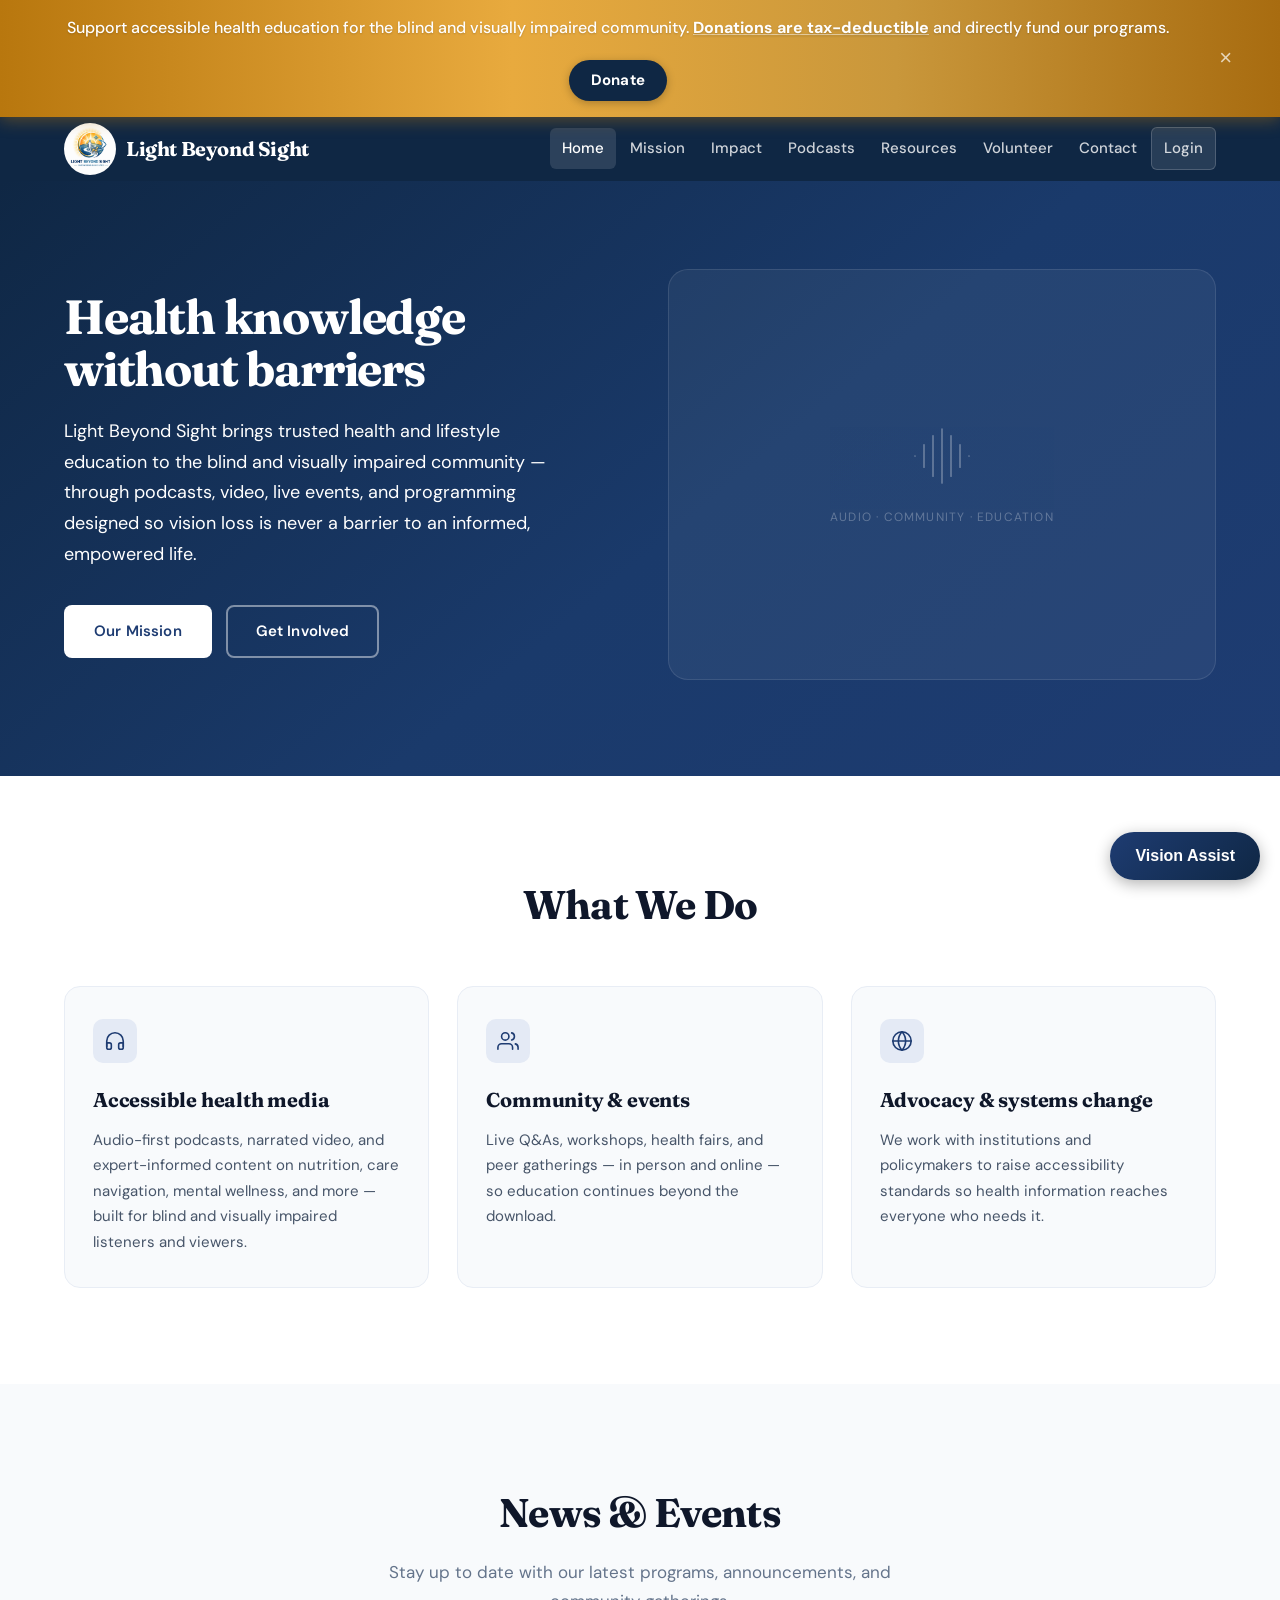
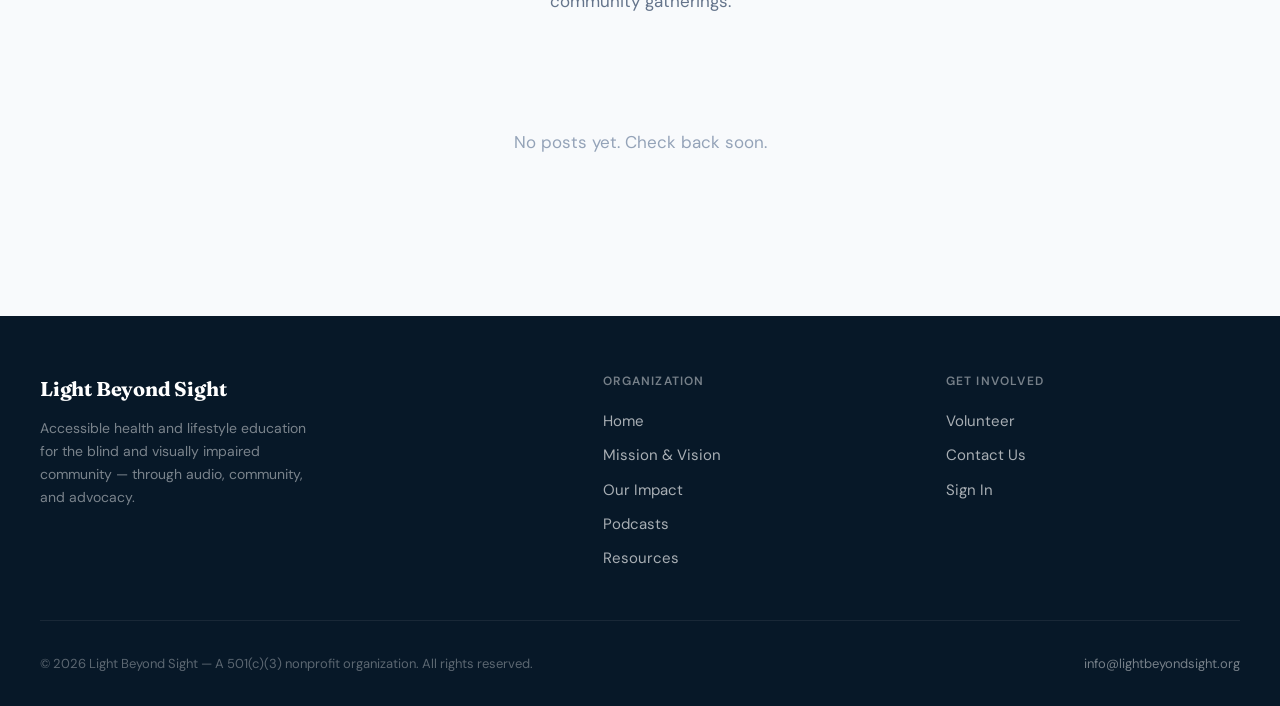
<file: index.html>
<!DOCTYPE html>
<html lang="en">
<head>
    <meta charset="UTF-8">
    <meta name="viewport" content="width=device-width, initial-scale=1.0">
    <title>Light Beyond Sight — Accessible Health Education</title>
    <link rel="icon" type="image/png" href="logo.png">
    <link rel="stylesheet" href="styles.css">
</head>
<body>
    <a href="#main" class="skip-nav">Skip to main content</a>

    <div class="donation-banner" id="donationBanner">
        <div class="donation-banner-inner">
            <p>Support accessible health education for the blind and visually impaired community. <strong>Donations are tax-deductible</strong> and directly fund our programs.</p>
            <a href="contact.html" class="donation-banner-link">Donate</a>
            <button class="donation-banner-close" id="donationBannerClose" aria-label="Dismiss donation banner">&times;</button>
        </div>
    </div>

    <header>
        <nav class="navbar">
            <div class="nav-container">
                <div class="logo"><a href="index.html"><div class="nav-logo-circle"><img src="logo.png" alt="" class="nav-logo-img" width="52" height="52"></div><span class="nav-logo-text">Light Beyond Sight</span></a></div>
                <button class="nav-toggle" aria-label="Open navigation" aria-expanded="false" aria-controls="navMenu">
                    <span class="hamburger-line"></span>
                    <span class="hamburger-line"></span>
                    <span class="hamburger-line"></span>
                </button>
                <ul class="nav-menu" id="navMenu">
                    <li><a href="index.html" class="active">Home</a></li>
                    <li><a href="mission.html">Mission</a></li>
                    <li><a href="impact.html">Impact</a></li>
                    <li><a href="podcasts.html">Podcasts</a></li>
                    <li><a href="resources.html">Resources</a></li>
                    <li><a href="volunteer.html">Volunteer</a></li>
                    <li><a href="contact.html">Contact</a></li>
                    <li><a href="login.html" class="nav-login">Login</a></li>
                </ul>
            </div>
        </nav>
    </header>

    <main id="main">
        <section class="hero">
            <div class="hero-with-image">
                <div class="hero-content">
                    <h2 class="reveal">Health knowledge without barriers</h2>
                    <p class="reveal reveal-delay-1">Light Beyond Sight brings trusted health and lifestyle education to the blind and visually impaired community — through podcasts, video, live events, and programming designed so vision loss is never a barrier to an informed, empowered life.</p>
                    <div class="hero-buttons reveal reveal-delay-2">
                        <a href="mission.html" class="btn btn-primary">Our Mission</a>
                        <a href="volunteer.html" class="btn btn-secondary">Get Involved</a>
                    </div>
                </div>
                <div class="hero-visual reveal reveal-delay-2" aria-hidden="true">
                    <div class="hero-visual-inner">
                        <svg viewBox="0 0 64 64" stroke-linecap="round">
                            <line x1="8" y1="32" x2="8" y2="32"/>
                            <line x1="16" y1="22" x2="16" y2="42"/>
                            <line x1="24" y1="14" x2="24" y2="50"/>
                            <line x1="32" y1="8" x2="32" y2="56"/>
                            <line x1="40" y1="14" x2="40" y2="50"/>
                            <line x1="48" y1="22" x2="48" y2="42"/>
                            <line x1="56" y1="32" x2="56" y2="32"/>
                        </svg>
                        <span>Audio &middot; Community &middot; Education</span>
                    </div>
                </div>
            </div>
        </section>

        <section class="features">
            <div class="container">
                <div class="section-header reveal">
                    <h2>What We Do</h2>
                </div>
                <div class="feature-grid">
                    <div class="feature-card reveal reveal-delay-1">
                        <div class="feature-card-icon">
                            <svg viewBox="0 0 24 24" aria-hidden="true">
                                <path d="M3 18v-6a9 9 0 0 1 18 0v6"/>
                                <path d="M21 19a2 2 0 0 1-2 2h-1a2 2 0 0 1-2-2v-3a2 2 0 0 1 2-2h3z"/>
                                <path d="M3 19a2 2 0 0 0 2 2h1a2 2 0 0 0 2-2v-3a2 2 0 0 0-2-2H3z"/>
                            </svg>
                        </div>
                        <h3>Accessible health media</h3>
                        <p>Audio-first podcasts, narrated video, and expert-informed content on nutrition, care navigation, mental wellness, and more — built for blind and visually impaired listeners and viewers.</p>
                    </div>
                    <div class="feature-card reveal reveal-delay-2">
                        <div class="feature-card-icon">
                            <svg viewBox="0 0 24 24" aria-hidden="true">
                                <path d="M17 21v-2a4 4 0 0 0-4-4H5a4 4 0 0 0-4 4v2"/>
                                <circle cx="9" cy="7" r="4"/>
                                <path d="M23 21v-2a4 4 0 0 0-3-3.87"/>
                                <path d="M16 3.13a4 4 0 0 1 0 7.75"/>
                            </svg>
                        </div>
                        <h3>Community &amp; events</h3>
                        <p>Live Q&amp;As, workshops, health fairs, and peer gatherings — in person and online — so education continues beyond the download.</p>
                    </div>
                    <div class="feature-card reveal reveal-delay-3">
                        <div class="feature-card-icon">
                            <svg viewBox="0 0 24 24" aria-hidden="true">
                                <circle cx="12" cy="12" r="10"/>
                                <line x1="2" y1="12" x2="22" y2="12"/>
                                <path d="M12 2a15.3 15.3 0 0 1 4 10 15.3 15.3 0 0 1-4 10 15.3 15.3 0 0 1-4-10 15.3 15.3 0 0 1 4-10z"/>
                            </svg>
                        </div>
                        <h3>Advocacy &amp; systems change</h3>
                        <p>We work with institutions and policymakers to raise accessibility standards so health information reaches everyone who needs it.</p>
                    </div>
                </div>
            </div>
        </section>

        <section class="news-events">
            <div class="container">
                <div class="section-header reveal">
                    <h2>News &amp; Events</h2>
                    <p>Stay up to date with our latest programs, announcements, and community gatherings.</p>
                </div>

                <!-- Admin: Add Post button (shown only when logged in as admin) -->
                <div class="admin-bar" id="newsAdminBar" style="display:none;">
                    <button class="btn btn-dark" id="addPostBtn">+ Add Post</button>
                </div>

                <!-- Admin: Create Post form (hidden by default) -->
                <div class="admin-form" id="addPostForm" style="display:none;">
                    <h3>Create a Post</h3>
                    <form id="postForm" novalidate>
                        <div class="form-row">
                            <div class="form-group">
                                <label for="postType">Category *</label>
                                <select id="postType" required>
                                    <option value="news">News / Announcement</option>
                                    <option value="event">Upcoming Event</option>
                                    <option value="volunteer">Volunteer</option>
                                </select>
                            </div>
                            <div class="form-group">
                                <label for="postDate">Date *</label>
                                <input type="date" id="postDate" required>
                            </div>
                        </div>
                        <div class="form-group">
                            <label for="postTitle">Title *</label>
                            <input type="text" id="postTitle" placeholder="Post headline" required>
                        </div>
                        <div class="form-group">
                            <label for="postBody">Body *</label>
                            <textarea id="postBody" rows="4" placeholder="Post description..." required></textarea>
                        </div>
                        <div class="form-row">
                            <div class="form-group">
                                <label for="postLinkText">Link text</label>
                                <input type="text" id="postLinkText" placeholder="e.g. Learn more">
                            </div>
                            <div class="form-group">
                                <label for="postLink">Link URL</label>
                                <input type="text" id="postLink" placeholder="e.g. contact.html">
                            </div>
                        </div>
                        <div class="cta-buttons" style="justify-content:flex-start; gap:0.75rem; margin-top:0.5rem;">
                            <button type="submit" class="btn btn-dark">Publish Post</button>
                            <button type="button" class="btn btn-outline" id="cancelPostBtn">Cancel</button>
                        </div>
                    </form>
                </div>

                <!-- Posts rendered here by JS -->
                <div class="news-grid" id="newsGrid" style="display:none;"></div>
                <div class="news-empty" id="newsEmpty" style="display:none;">
                    <p>No posts yet. Check back soon.</p>
                </div>
            </div>
        </section>
    </main>

    <footer>
        <div class="footer-inner">
            <div class="footer-brand">
                <h2>Light Beyond Sight</h2>
                <p>Accessible health and lifestyle education for the blind and visually impaired community — through audio, community, and advocacy.</p>
            </div>
            <div class="footer-col">
                <h3>Organization</h3>
                <ul>
                    <li><a href="index.html">Home</a></li>
                    <li><a href="mission.html">Mission &amp; Vision</a></li>
                    <li><a href="impact.html">Our Impact</a></li>
                    <li><a href="podcasts.html">Podcasts</a></li>
                    <li><a href="resources.html">Resources</a></li>
                </ul>
            </div>
            <div class="footer-col">
                <h3>Get Involved</h3>
                <ul>
                    <li><a href="volunteer.html">Volunteer</a></li>
                    <li><a href="contact.html">Contact Us</a></li>
                    <li><a href="login.html">Sign In</a></li>
                </ul>
            </div>
        </div>
        <div class="footer-bottom">
            <p>&copy; 2026 Light Beyond Sight &mdash; A 501(c)(3) nonprofit organization. All rights reserved.</p>
            <a href="mailto:info@lightbeyondsight.org">info@lightbeyondsight.org</a>
        </div>
    </footer>

    <script src="main.js"></script>
    <script src="vision-assist.js"></script>
    <script src="donate.js"></script>
    <script>
    (function () {
        var isAdmin = window.LBSAuth && window.LBSAuth.isAdmin();

        if (isAdmin) {
            document.getElementById('newsAdminBar').style.display = 'flex';
        }

        function esc(str) {
            var d = document.createElement('div');
            d.textContent = String(str);
            return d.innerHTML;
        }

        function fmtDate(str) {
            try {
                var d = new Date(str + 'T00:00:00');
                return d.toLocaleDateString('en-US', { year: 'numeric', month: 'long', day: 'numeric' });
            } catch (e) { return str; }
        }

        function renderPosts() {
            var posts = window.LBSPosts ? window.LBSPosts.get() : [];
            var grid  = document.getElementById('newsGrid');
            var empty = document.getElementById('newsEmpty');

            if (!posts.length) {
                grid.style.display = 'none';
                empty.style.display = 'block';
                return;
            }

            empty.style.display = 'none';
            grid.style.display  = 'grid';

            grid.innerHTML = posts.map(function (p) {
                var tagClass = p.type === 'event'     ? 'news-tag--event'
                             : p.type === 'volunteer' ? 'news-tag--volunteer'
                             : 'news-tag--news';
                var tagLabel = p.type === 'event'     ? 'Event'
                             : p.type === 'volunteer' ? 'Volunteer'
                             : 'News';
                var deleteBtn = isAdmin
                    ? '<button class="news-delete-btn" data-id="' + p.id + '">Remove</button>'
                    : '';
                var linkHtml = p.link
                    ? '<a href="' + esc(p.link) + '" class="news-link">' + esc(p.linkText || 'Learn more') + '</a>'
                    : '';
                return '<article class="news-card">' +
                    '<div class="news-card-meta">' +
                        '<span class="news-tag ' + tagClass + '">' + tagLabel + '</span>' +
                        '<time datetime="' + esc(p.date) + '">' + fmtDate(p.date) + '</time>' +
                        deleteBtn +
                    '</div>' +
                    '<h3>' + esc(p.title) + '</h3>' +
                    '<p>' + esc(p.body) + '</p>' +
                    linkHtml +
                '</article>';
            }).join('');

            if (isAdmin) {
                grid.querySelectorAll('.news-delete-btn').forEach(function (btn) {
                    btn.addEventListener('click', function () {
                        if (confirm('Remove this post?')) {
                            window.LBSPosts.remove(btn.dataset.id);
                            renderPosts();
                        }
                    });
                });
            }
        }

        // Toggle add-post form
        var addPostBtn    = document.getElementById('addPostBtn');
        var addPostForm   = document.getElementById('addPostForm');
        var cancelPostBtn = document.getElementById('cancelPostBtn');

        if (addPostBtn) {
            addPostBtn.addEventListener('click', function () {
                addPostForm.style.display = addPostForm.style.display === 'none' ? 'block' : 'none';
                if (addPostForm.style.display === 'block') addPostBtn.textContent = '— Close';
                else addPostBtn.textContent = '+ Add Post';
            });
        }

        if (cancelPostBtn) {
            cancelPostBtn.addEventListener('click', function () {
                addPostForm.style.display = 'none';
                if (addPostBtn) addPostBtn.textContent = '+ Add Post';
            });
        }

        var postForm = document.getElementById('postForm');
        if (postForm) {
            postForm.addEventListener('submit', function (e) {
                e.preventDefault();
                window.LBSPosts.add({
                    type:     document.getElementById('postType').value,
                    date:     document.getElementById('postDate').value,
                    title:    document.getElementById('postTitle').value,
                    body:     document.getElementById('postBody').value,
                    linkText: document.getElementById('postLinkText').value,
                    link:     document.getElementById('postLink').value
                });
                postForm.reset();
                addPostForm.style.display = 'none';
                if (addPostBtn) addPostBtn.textContent = '+ Add Post';
                renderPosts();
            });
        }

        renderPosts();
    })();
    </script>
</body>
</html>
</file>
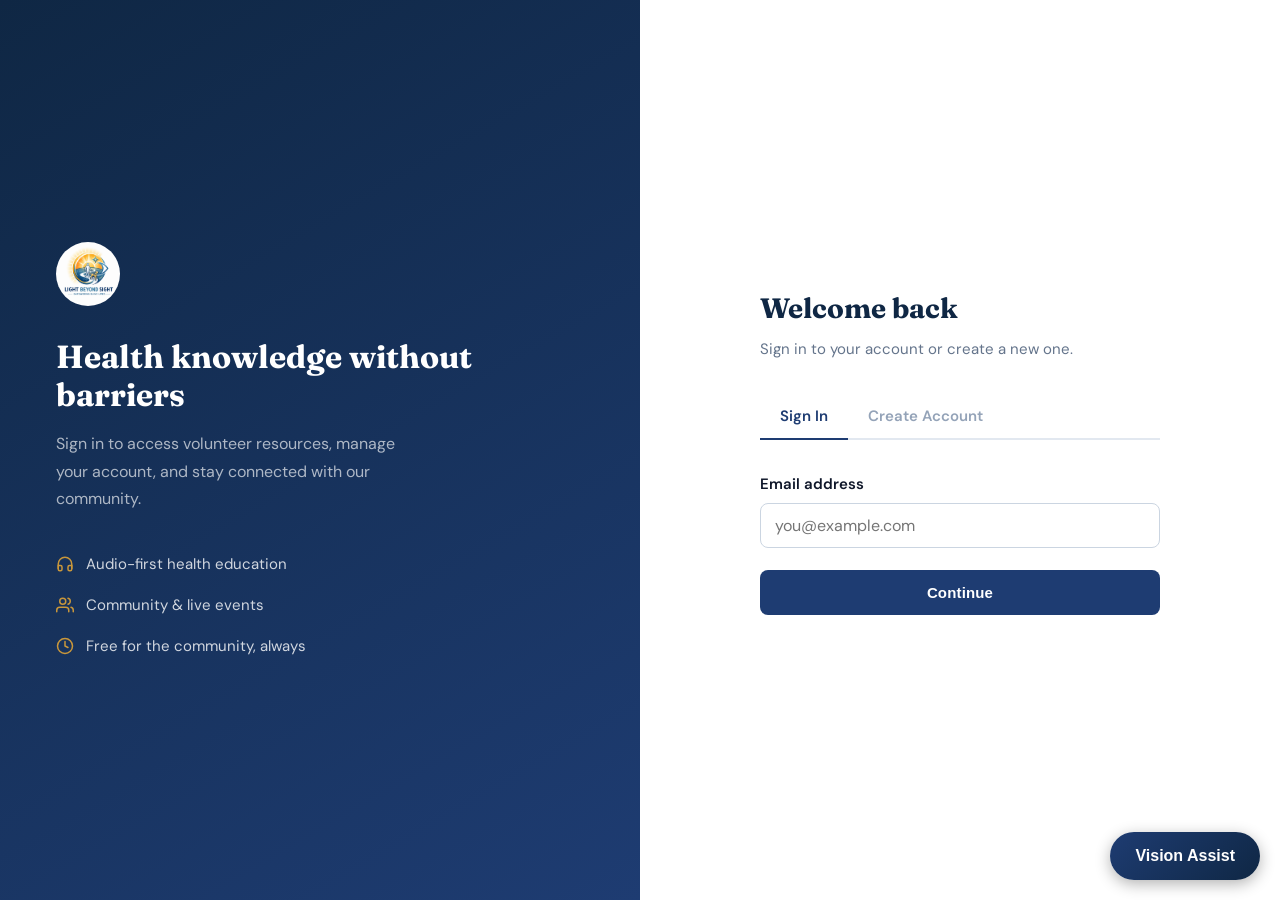
<file: admin.html>
<!DOCTYPE html>
<html lang="en">
<head>
    <meta charset="UTF-8">
    <meta name="viewport" content="width=device-width, initial-scale=1.0">
    <title>Admin Dashboard — Light Beyond Sight</title>
    <link rel="icon" type="image/png" href="logo.png">
    <link rel="stylesheet" href="styles.css">
</head>
<body class="admin-page">
    <a href="#adminMain" class="skip-nav">Skip to main content</a>

    <!-- Top bar -->
    <div class="admin-topbar">
        <div class="admin-topbar-brand">
            <img src="logo.png" alt="Light Beyond Sight" style="height:38px;width:38px;object-fit:cover;object-position:50% 22%;border-radius:50%;vertical-align:middle;"> <span class="admin-badge">Admin</span>
        </div>
        <div class="admin-topbar-actions">
            <a href="index.html">View Site</a>
            <a href="#" class="admin-logout-btn" id="adminLogoutBtn">Log out</a>
        </div>
    </div>

    <div class="admin-layout">

        <!-- Sidebar -->
        <nav class="admin-sidebar" aria-label="Admin navigation">
            <span class="admin-sidebar-label">Content</span>
            <button class="admin-nav-btn active" data-section="dashboard">
                <svg viewBox="0 0 24 24" fill="none" stroke="currentColor" stroke-width="2" stroke-linecap="round" stroke-linejoin="round" aria-hidden="true"><rect x="3" y="3" width="7" height="7"/><rect x="14" y="3" width="7" height="7"/><rect x="14" y="14" width="7" height="7"/><rect x="3" y="14" width="7" height="7"/></svg>
                Dashboard
            </button>
            <button class="admin-nav-btn" data-section="news">
                <svg viewBox="0 0 24 24" fill="none" stroke="currentColor" stroke-width="2" stroke-linecap="round" stroke-linejoin="round" aria-hidden="true"><path d="M14 2H6a2 2 0 0 0-2 2v16a2 2 0 0 0 2 2h12a2 2 0 0 0 2-2V8z"/><polyline points="14 2 14 8 20 8"/><line x1="16" y1="13" x2="8" y2="13"/><line x1="16" y1="17" x2="8" y2="17"/><polyline points="10 9 9 9 8 9"/></svg>
                News &amp; Events
                <span class="admin-nav-badge" id="badgeNews">0</span>
            </button>
            <button class="admin-nav-btn" data-section="podcasts">
                <svg viewBox="0 0 24 24" fill="none" stroke="currentColor" stroke-width="2" stroke-linecap="round" stroke-linejoin="round" aria-hidden="true"><path d="M3 18v-6a9 9 0 0 1 18 0v6"/><path d="M21 19a2 2 0 0 1-2 2h-1a2 2 0 0 1-2-2v-3a2 2 0 0 1 2-2h3z"/><path d="M3 19a2 2 0 0 0 2 2h1a2 2 0 0 0 2-2v-3a2 2 0 0 0-2-2H3z"/></svg>
                Podcasts
                <span class="admin-nav-badge" id="badgePodcasts">0</span>
            </button>
            <button class="admin-nav-btn" data-section="resources">
                <svg viewBox="0 0 24 24" fill="none" stroke="currentColor" stroke-width="2" stroke-linecap="round" stroke-linejoin="round" aria-hidden="true"><polygon points="23 7 16 12 23 17 23 7"/><rect x="1" y="5" width="15" height="14" rx="2" ry="2"/></svg>
                Resources
                <span class="admin-nav-badge" id="badgeResources">0</span>
            </button>
            <button class="admin-nav-btn" data-section="volunteers">
                <svg viewBox="0 0 24 24" fill="none" stroke="currentColor" stroke-width="2" stroke-linecap="round" stroke-linejoin="round" aria-hidden="true"><path d="M17 21v-2a4 4 0 0 0-4-4H5a4 4 0 0 0-4 4v2"/><circle cx="9" cy="7" r="4"/><path d="M23 21v-2a4 4 0 0 0-3-3.87"/><path d="M16 3.13a4 4 0 0 1 0 7.75"/></svg>
                Volunteers
                <span class="admin-nav-badge" id="badgeVolunteers">0</span>
            </button>
            <span class="admin-sidebar-label" style="margin-top:1rem;">Account</span>
            <button class="admin-nav-btn" data-section="settings">
                <svg viewBox="0 0 24 24" fill="none" stroke="currentColor" stroke-width="2" stroke-linecap="round" stroke-linejoin="round" aria-hidden="true"><circle cx="12" cy="12" r="3"/><path d="M19.4 15a1.65 1.65 0 0 0 .33 1.82l.06.06a2 2 0 0 1-2.83 2.83l-.06-.06a1.65 1.65 0 0 0-1.82-.33 1.65 1.65 0 0 0-1 1.51V21a2 2 0 0 1-4 0v-.09A1.65 1.65 0 0 0 9 19.4a1.65 1.65 0 0 0-1.82.33l-.06.06a2 2 0 0 1-2.83-2.83l.06-.06A1.65 1.65 0 0 0 4.68 15a1.65 1.65 0 0 0-1.51-1H3a2 2 0 0 1 0-4h.09A1.65 1.65 0 0 0 4.6 9a1.65 1.65 0 0 0-.33-1.82l-.06-.06a2 2 0 0 1 2.83-2.83l.06.06A1.65 1.65 0 0 0 9 4.68a1.65 1.65 0 0 0 1-1.51V3a2 2 0 0 1 4 0v.09a1.65 1.65 0 0 0 1 1.51 1.65 1.65 0 0 0 1.82-.33l.06-.06a2 2 0 0 1 2.83 2.83l-.06.06A1.65 1.65 0 0 0 19.4 9a1.65 1.65 0 0 0 1.51 1H21a2 2 0 0 1 0 4h-.09a1.65 1.65 0 0 0-1.51 1z"/></svg>
                Settings
            </button>
        </nav>

        <!-- Main content -->
        <main class="admin-content" id="adminMain">

            <!-- ── DASHBOARD ── -->
            <section class="admin-section active" id="sectionDashboard">
                <div class="admin-section-hd">
                    <h1 class="admin-section-title">Dashboard</h1>
                </div>
                <div class="admin-stat-row">
                    <div class="admin-stat-card accent">
                        <div class="admin-stat-label">News &amp; Events</div>
                        <div class="admin-stat-value" id="statPosts">—</div>
                    </div>
                    <div class="admin-stat-card">
                        <div class="admin-stat-label">Podcast Episodes</div>
                        <div class="admin-stat-value" id="statPodcasts">—</div>
                    </div>
                    <div class="admin-stat-card">
                        <div class="admin-stat-label">Resources</div>
                        <div class="admin-stat-value" id="statResources">—</div>
                    </div>
                </div>
                <div class="admin-card">
                    <div class="admin-card-hd">
                        <h2 class="admin-card-title">Recent posts</h2>
                        <button class="btn btn-dark btn-xs" onclick="gotoSection('news')">View all</button>
                    </div>
                    <div id="dashRecentPosts"></div>
                </div>
                <div class="admin-card">
                    <div class="admin-card-hd">
                        <h2 class="admin-card-title">Recent resources</h2>
                        <button class="btn btn-dark btn-xs" onclick="gotoSection('resources')">View all</button>
                    </div>
                    <div id="dashRecentResources"></div>
                </div>
            </section>

            <!-- ── NEWS & EVENTS ── -->
            <section class="admin-section" id="sectionNews">
                <div class="admin-section-hd">
                    <h1 class="admin-section-title">News &amp; Events</h1>
                    <button class="btn btn-dark" id="addPostToggle">+ Add Post</button>
                </div>

                <!-- Add post form -->
                <div class="admin-card" id="addPostCard" style="display:none;">
                    <div class="admin-card-hd">
                        <h2 class="admin-card-title">New Post</h2>
                        <button class="btn btn-outline btn-xs" id="cancelAddPost">Cancel</button>
                    </div>
                    <form id="postForm" novalidate>
                        <div class="form-row">
                            <div class="form-group">
                                <label for="pType">Category *</label>
                                <select id="pType" required>
                                    <option value="news">News / Announcement</option>
                                    <option value="event">Upcoming Event</option>
                                    <option value="volunteer">Volunteer</option>
                                </select>
                            </div>
                            <div class="form-group">
                                <label for="pDate">Date *</label>
                                <input type="date" id="pDate" required>
                            </div>
                        </div>
                        <div class="form-group">
                            <label for="pTitle">Title *</label>
                            <input type="text" id="pTitle" placeholder="Post headline" required>
                        </div>
                        <div class="form-group">
                            <label for="pBody">Body *</label>
                            <textarea id="pBody" rows="4" placeholder="Post description…" required></textarea>
                        </div>
                        <div class="form-row">
                            <div class="form-group">
                                <label for="pLinkText">Link text</label>
                                <input type="text" id="pLinkText" placeholder="e.g. Learn more">
                            </div>
                            <div class="form-group">
                                <label for="pLink">Link URL</label>
                                <input type="text" id="pLink" placeholder="e.g. contact.html">
                            </div>
                        </div>
                        <button type="submit" class="btn btn-dark">Publish Post</button>
                    </form>
                </div>

                <div class="admin-card">
                    <div id="postsTableWrap"></div>
                </div>
            </section>

            <!-- ── PODCASTS ── -->
            <section class="admin-section" id="sectionPodcasts">
                <div class="admin-section-hd">
                    <h1 class="admin-section-title">Podcasts</h1>
                    <button class="btn btn-dark" id="addEpToggle">+ Add Episode</button>
                </div>

                <div class="admin-card" id="addEpCard" style="display:none;">
                    <div class="admin-card-hd">
                        <h2 class="admin-card-title">New Episode</h2>
                        <button class="btn btn-outline btn-xs" id="cancelAddEp">Cancel</button>
                    </div>
                    <form id="epForm" novalidate>
                        <div class="form-row">
                            <div class="form-group">
                                <label for="epDate">Publish Date *</label>
                                <input type="date" id="epDate" required>
                            </div>
                            <div class="form-group">
                                <label for="epNumber">Episode No.</label>
                                <input type="text" id="epNumber" placeholder="e.g. Ep. 12">
                            </div>
                        </div>
                        <div class="form-group">
                            <label for="epTitle">Title *</label>
                            <input type="text" id="epTitle" placeholder="Episode title" required>
                        </div>
                        <div class="form-group">
                            <label for="epDesc">Description *</label>
                            <textarea id="epDesc" rows="4" placeholder="Episode summary…" required></textarea>
                        </div>
                        <div class="form-row">
                            <div class="form-group">
                                <label for="epDuration">Duration</label>
                                <input type="text" id="epDuration" placeholder="e.g. 28 min">
                            </div>
                            <div class="form-group">
                                <label for="epLink">Listen Link</label>
                                <input type="text" id="epLink" placeholder="https://…">
                            </div>
                        </div>
                        <button type="submit" class="btn btn-dark">Publish Episode</button>
                    </form>
                </div>

                <div class="admin-card">
                    <div id="podcastsTableWrap"></div>
                </div>
            </section>

            <!-- ── RESOURCES ── -->
            <section class="admin-section" id="sectionResources">
                <div class="admin-section-hd">
                    <h1 class="admin-section-title">Resources</h1>
                    <button class="btn btn-dark" id="addResToggle">+ Add Resource</button>
                </div>

                <div class="admin-card" id="addResCard" style="display:none;">
                    <div class="admin-card-hd">
                        <h2 class="admin-card-title">New Resource</h2>
                        <button class="btn btn-outline btn-xs" id="cancelAddRes">Cancel</button>
                    </div>
                    <form id="resForm" novalidate>
                        <div class="form-row">
                            <div class="form-group">
                                <label for="resType">Type *</label>
                                <select id="resType" required>
                                    <option value="video">Video (YouTube / Vimeo)</option>
                                    <option value="photo">Photo</option>
                                    <option value="document">Document / PDF</option>
                                </select>
                            </div>
                            <div class="form-group">
                                <label for="resDate">Date *</label>
                                <input type="date" id="resDate" required>
                            </div>
                        </div>
                        <div class="form-group">
                            <label for="resTitle">Title *</label>
                            <input type="text" id="resTitle" placeholder="Resource title" required>
                        </div>
                        <div class="form-group">
                            <label for="resDesc">Description</label>
                            <textarea id="resDesc" rows="3" placeholder="Brief description…"></textarea>
                        </div>
                        <div class="form-group" id="resUrlGroup">
                            <label for="resUrl" id="resUrlLabel">Video URL *</label>
                            <input type="text" id="resUrl" placeholder="https://youtube.com/watch?v=…">
                            <small style="color:#64748b;font-size:0.8125rem;display:block;margin-top:0.25rem;" id="resUrlHint">
                                Paste a YouTube or Vimeo link — it will be embedded automatically.
                            </small>
                        </div>
                        <button type="submit" class="btn btn-dark">Publish Resource</button>
                    </form>
                </div>

                <div class="admin-card">
                    <div id="resourcesTableWrap"></div>
                </div>
            </section>

            <!-- ── VOLUNTEERS ── -->
            <section class="admin-section" id="sectionVolunteers">
                <div class="admin-section-hd">
                    <h1 class="admin-section-title">Volunteers</h1>
                </div>

                <!-- Sub-tabs -->
                <div style="display:flex;gap:0.5rem;margin-bottom:1.5rem;border-bottom:2px solid #e2e8f0;padding-bottom:0;">
                    <button class="vol-tab-btn active" data-vtab="applications" style="background:none;border:none;border-bottom:2px solid #1e3c72;margin-bottom:-2px;padding:0.625rem 1rem;font-family:'DM Sans',sans-serif;font-size:0.9375rem;font-weight:600;color:#1e3c72;cursor:pointer;">Applications</button>
                    <button class="vol-tab-btn" data-vtab="hours" style="background:none;border:none;border-bottom:2px solid transparent;margin-bottom:-2px;padding:0.625rem 1rem;font-family:'DM Sans',sans-serif;font-size:0.9375rem;font-weight:600;color:#94a3b8;cursor:pointer;">Hours Log</button>
                </div>

                <!-- Applications -->
                <div id="vtabApplications">
                    <div class="admin-section-hd" style="margin-bottom:1rem;">
                        <span style="font-size:0.9rem;color:#64748b;font-family:'DM Sans',sans-serif;">All submitted volunteer applications</span>
                        <button class="btn btn-outline btn-xs" id="exportAppsBtn">Export CSV</button>
                    </div>
                    <div class="admin-card" style="padding:0;overflow:hidden;">
                        <div id="appsTableWrap"></div>
                    </div>
                </div>

                <!-- Hours -->
                <div id="vtabHours" style="display:none;">
                    <div class="admin-section-hd" style="margin-bottom:1rem;">
                        <span style="font-size:0.9rem;color:#64748b;font-family:'DM Sans',sans-serif;">All volunteer hours across all users</span>
                        <button class="btn btn-outline btn-xs" id="exportHoursBtn">Export CSV</button>
                    </div>
                    <div class="admin-card" style="padding:0;overflow:hidden;">
                        <div id="hoursTableWrap"></div>
                    </div>
                </div>
            </section>

            <!-- ── SETTINGS ── -->
            <section class="admin-section" id="sectionSettings">
                <div class="admin-section-hd">
                    <h1 class="admin-section-title">Settings</h1>
                </div>
                <div class="settings-grid">

                    <!-- Change password -->
                    <div class="settings-card">
                        <h3>Change Password</h3>
                        <p class="settings-desc">Update your admin account password. Choose a strong password with uppercase letters, numbers, and symbols.</p>
                        <form id="settingsPassForm" novalidate>
                            <div class="form-group">
                                <label for="stCurrentPass">Current password</label>
                                <div class="password-field-wrap">
                                    <input type="password" id="stCurrentPass" autocomplete="current-password">
                                    <button type="button" class="password-toggle" id="stCurrToggle" aria-label="Show/hide">
                                        <svg width="16" height="16" viewBox="0 0 24 24" fill="none" stroke="currentColor" stroke-width="2" stroke-linecap="round" stroke-linejoin="round" aria-hidden="true"><path d="M1 12s4-8 11-8 11 8 11 8-4 8-11 8-11-8-11-8z"/><circle cx="12" cy="12" r="3"/></svg>
                                    </button>
                                </div>
                            </div>
                            <div class="form-group">
                                <label for="stNewPass">New password</label>
                                <div class="password-field-wrap">
                                    <input type="password" id="stNewPass" minlength="8" autocomplete="new-password">
                                    <button type="button" class="password-toggle" id="stNewToggle" aria-label="Show/hide">
                                        <svg width="16" height="16" viewBox="0 0 24 24" fill="none" stroke="currentColor" stroke-width="2" stroke-linecap="round" stroke-linejoin="round" aria-hidden="true"><path d="M1 12s4-8 11-8 11 8 11 8-4 8-11 8-11-8-11-8z"/><circle cx="12" cy="12" r="3"/></svg>
                                    </button>
                                </div>
                            </div>
                            <div class="form-group">
                                <label for="stConfirmPass">Confirm new password</label>
                                <input type="password" id="stConfirmPass" autocomplete="new-password">
                            </div>
                            <div class="auth-msg" id="settingsPassMsg"></div>
                            <button type="submit" class="btn btn-dark">Update Password</button>
                        </form>
                    </div>

                    <!-- 2FA -->
                    <div class="settings-card">
                        <h3>Two-Factor Authentication</h3>
                        <p class="settings-desc">Require a one-time code from an authenticator app (Google Authenticator, Authy, etc.) every time you sign in.</p>
                        <div id="totpStatus"></div>
                        <div id="totpSetupArea"></div>
                        <div class="auth-msg" id="totpMsg"></div>
                    </div>

                    <!-- Account info -->
                    <div class="settings-card">
                        <h3>Account</h3>
                        <p class="settings-desc">Current admin account details.</p>
                        <div style="font-family:'DM Sans',sans-serif;font-size:0.9375rem;color:#475569;">
                            <div style="margin-bottom:0.5rem;"><strong style="color:#0f2744;">Email: </strong><span id="settingsEmail">—</span></div>
                            <div><strong style="color:#0f2744;">Role: </strong>Administrator</div>
                        </div>
                    </div>

                </div>
            </section>

        </main>
    </div><!-- /admin-layout -->

    <script src="main.js"></script>
    <script>
    (function () {
        /* ── Auth guard ── */
        if (!window.LBSAuth || !window.LBSAuth.isAdmin()) {
            window.location.href = 'login.html';
            return;
        }

        /* ── Logout ── */
        document.getElementById('adminLogoutBtn').addEventListener('click', function (e) {
            e.preventDefault();
            window.LBSAuth.logout();
            window.location.href = 'login.html';
        });

        /* ── Section navigation ── */
        function gotoSection(name) {
            document.querySelectorAll('.admin-section').forEach(function (s) { s.classList.remove('active'); });
            document.querySelectorAll('.admin-nav-btn').forEach(function (b) { b.classList.remove('active'); });
            var sec = document.getElementById('section' + name.charAt(0).toUpperCase() + name.slice(1));
            var btn = document.querySelector('[data-section="' + name + '"]');
            if (sec) sec.classList.add('active');
            if (btn) btn.classList.add('active');
            if (name === 'dashboard') refreshDashboard();
            if (name === 'news')      renderPostsTable();
            if (name === 'podcasts')  renderPodcastsTable();
            if (name === 'resources') renderResourcesTable();
            if (name === 'settings')  initSettings();
        }
        window.gotoSection = gotoSection;

        document.querySelectorAll('.admin-nav-btn').forEach(function (btn) {
            btn.addEventListener('click', function () { gotoSection(btn.dataset.section); });
        });

        /* ── Helpers ── */
        function esc(str) {
            var d = document.createElement('div');
            d.textContent = String(str || '');
            return d.innerHTML;
        }
        function fmtDate(str) {
            try { return new Date(str + 'T00:00:00').toLocaleDateString('en-US', { year:'numeric', month:'short', day:'numeric' }); }
            catch (e) { return str || '—'; }
        }
        function showMsg(id, text, type) {
            var el = document.getElementById(id);
            if (!el) return;
            el.textContent = text;
            el.className   = 'auth-msg ' + (type || 'error');
        }
        function clearMsg(id) {
            var el = document.getElementById(id);
            if (el) { el.textContent = ''; el.className = 'auth-msg'; }
        }
        function togglePass(inputId, btn) {
            var inp = document.getElementById(inputId);
            inp.type = inp.type === 'password' ? 'text' : 'password';
        }

        /* ── Badge updates ── */
        function updateBadges() {
            var np = (window.LBSPosts.get()     || []).length;
            var ne = (window.LBSPodcasts.get()  || []).length;
            var nr = (window.LBSResources.get() || []).length;
            document.getElementById('badgeNews').textContent      = np;
            document.getElementById('badgePodcasts').textContent  = ne;
            document.getElementById('badgeResources').textContent = nr;
            document.getElementById('statPosts').textContent      = np;
            document.getElementById('statPodcasts').textContent   = ne;
            document.getElementById('statResources').textContent  = nr;
        }
        function bindDeleteBtns(wrap) {
            /* placeholder — overridden below in volunteers section */
        }

        /* ── Dashboard ── */
        function refreshDashboard() {
            updateBadges();

            // Recent posts
            var posts = window.LBSPosts.get().slice(0, 5);
            var drp   = document.getElementById('dashRecentPosts');
            if (!posts.length) {
                drp.innerHTML = '<p class="admin-table-empty">No posts yet.</p>';
            } else {
                drp.innerHTML = '<table class="admin-table"><thead><tr><th>Title</th><th>Type</th><th>Date</th></tr></thead><tbody>' +
                    posts.map(function (p) {
                        return '<tr><td class="td-title">' + esc(p.title) + '</td><td>' + esc(p.type) + '</td><td>' + fmtDate(p.date) + '</td></tr>';
                    }).join('') + '</tbody></table>';
            }

            // Recent resources
            var res  = window.LBSResources.get().slice(0, 5);
            var drr  = document.getElementById('dashRecentResources');
            if (!res.length) {
                drr.innerHTML = '<p class="admin-table-empty">No resources yet.</p>';
            } else {
                drr.innerHTML = '<table class="admin-table"><thead><tr><th>Title</th><th>Type</th><th>Date</th></tr></thead><tbody>' +
                    res.map(function (r) {
                        return '<tr><td class="td-title">' + esc(r.title) + '</td><td>' + esc(r.type) + '</td><td>' + fmtDate(r.date) + '</td></tr>';
                    }).join('') + '</tbody></table>';
            }
        }

        /* ── NEWS & EVENTS ── */
        document.getElementById('addPostToggle').addEventListener('click', function () {
            var card = document.getElementById('addPostCard');
            card.style.display = card.style.display === 'none' ? 'block' : 'none';
        });
        document.getElementById('cancelAddPost').addEventListener('click', function () {
            document.getElementById('addPostCard').style.display = 'none';
        });

        document.getElementById('postForm').addEventListener('submit', function (e) {
            e.preventDefault();
            var title = document.getElementById('pTitle').value.trim();
            var body  = document.getElementById('pBody').value.trim();
            var date  = document.getElementById('pDate').value;
            if (!title || !body || !date) { alert('Please fill in all required fields.'); return; }
            window.LBSPosts.add({
                type:     document.getElementById('pType').value,
                date:     date,
                title:    title,
                body:     body,
                linkText: document.getElementById('pLinkText').value,
                link:     document.getElementById('pLink').value
            });
            this.reset();
            document.getElementById('addPostCard').style.display = 'none';
            renderPostsTable();
            updateBadges();
        });

        function renderPostsTable() {
            var posts = window.LBSPosts.get();
            var wrap  = document.getElementById('postsTableWrap');
            if (!posts.length) {
                wrap.innerHTML = '<p class="admin-table-empty">No posts yet. Click "+ Add Post" to create one.</p>';
                return;
            }
            wrap.innerHTML = '<table class="admin-table"><thead><tr>' +
                '<th>Title</th><th>Type</th><th>Date</th><th>Link</th><th></th>' +
                '</tr></thead><tbody>' +
                posts.map(function (p) {
                    return '<tr>' +
                        '<td class="td-title">' + esc(p.title) + '</td>' +
                        '<td>' + esc(p.type) + '</td>' +
                        '<td style="white-space:nowrap">' + fmtDate(p.date) + '</td>' +
                        '<td>' + (p.link ? '<a href="' + esc(p.link) + '" style="color:#1e3c72;font-size:0.8125rem;">' + esc(p.linkText || 'Link') + '</a>' : '—') + '</td>' +
                        '<td class="td-actions"><button class="btn-danger" data-id="' + p.id + '" data-store="posts">Delete</button></td>' +
                        '</tr>';
                }).join('') + '</tbody></table>';
            bindDeleteBtns(wrap);
        }

        /* ── PODCASTS ── */
        document.getElementById('addEpToggle').addEventListener('click', function () {
            var card = document.getElementById('addEpCard');
            card.style.display = card.style.display === 'none' ? 'block' : 'none';
        });
        document.getElementById('cancelAddEp').addEventListener('click', function () {
            document.getElementById('addEpCard').style.display = 'none';
        });

        document.getElementById('epForm').addEventListener('submit', function (e) {
            e.preventDefault();
            var title = document.getElementById('epTitle').value.trim();
            var desc  = document.getElementById('epDesc').value.trim();
            var date  = document.getElementById('epDate').value;
            if (!title || !desc || !date) { alert('Please fill in all required fields.'); return; }
            window.LBSPodcasts.add({
                date:        date,
                number:      document.getElementById('epNumber').value,
                title:       title,
                description: desc,
                duration:    document.getElementById('epDuration').value,
                link:        document.getElementById('epLink').value
            });
            this.reset();
            document.getElementById('addEpCard').style.display = 'none';
            renderPodcastsTable();
            updateBadges();
        });

        function renderPodcastsTable() {
            var eps  = window.LBSPodcasts.get();
            var wrap = document.getElementById('podcastsTableWrap');
            if (!eps.length) {
                wrap.innerHTML = '<p class="admin-table-empty">No episodes yet. Click "+ Add Episode" to create one.</p>';
                return;
            }
            wrap.innerHTML = '<table class="admin-table"><thead><tr>' +
                '<th>Title</th><th>Ep.</th><th>Date</th><th>Duration</th><th></th>' +
                '</tr></thead><tbody>' +
                eps.map(function (p) {
                    return '<tr>' +
                        '<td class="td-title">' + esc(p.title) + '</td>' +
                        '<td>' + (p.number ? esc(p.number) : '—') + '</td>' +
                        '<td style="white-space:nowrap">' + fmtDate(p.date) + '</td>' +
                        '<td>' + (p.duration ? esc(p.duration) : '—') + '</td>' +
                        '<td class="td-actions"><button class="btn-danger" data-id="' + p.id + '" data-store="podcasts">Delete</button></td>' +
                        '</tr>';
                }).join('') + '</tbody></table>';
            bindDeleteBtns(wrap);
        }

        /* ── RESOURCES ── */
        var resTypeSelect = document.getElementById('resType');
        var resUrlLabel   = document.getElementById('resUrlLabel');
        var resUrlHint    = document.getElementById('resUrlHint');
        var resUrlInput   = document.getElementById('resUrl');

        resTypeSelect.addEventListener('change', function () {
            var t = this.value;
            if (t === 'video') {
                resUrlLabel.textContent = 'Video URL *';
                resUrlHint.textContent  = 'Paste a YouTube or Vimeo link — it will be embedded automatically.';
                resUrlInput.placeholder = 'https://youtube.com/watch?v=…';
            } else if (t === 'photo') {
                resUrlLabel.textContent = 'Image URL *';
                resUrlHint.textContent  = 'Link to an image hosted on Google Drive, Dropbox, Imgur, etc.';
                resUrlInput.placeholder = 'https://i.imgur.com/…';
            } else {
                resUrlLabel.textContent = 'Document URL *';
                resUrlHint.textContent  = 'Link to a PDF or document (Google Drive, Dropbox, etc.)';
                resUrlInput.placeholder = 'https://drive.google.com/…';
            }
        });

        document.getElementById('addResToggle').addEventListener('click', function () {
            var card = document.getElementById('addResCard');
            card.style.display = card.style.display === 'none' ? 'block' : 'none';
        });
        document.getElementById('cancelAddRes').addEventListener('click', function () {
            document.getElementById('addResCard').style.display = 'none';
        });

        document.getElementById('resForm').addEventListener('submit', function (e) {
            e.preventDefault();
            var title = document.getElementById('resTitle').value.trim();
            var date  = document.getElementById('resDate').value;
            var url   = document.getElementById('resUrl').value.trim();
            if (!title || !date) { alert('Please fill in all required fields.'); return; }
            window.LBSResources.add({
                type:  document.getElementById('resType').value,
                date:  date,
                title: title,
                description: document.getElementById('resDesc').value.trim(),
                url:   url
            });
            this.reset();
            resTypeSelect.dispatchEvent(new Event('change'));
            document.getElementById('addResCard').style.display = 'none';
            renderResourcesTable();
            updateBadges();
        });

        function renderResourcesTable() {
            var items = window.LBSResources.get();
            var wrap  = document.getElementById('resourcesTableWrap');
            if (!items.length) {
                wrap.innerHTML = '<p class="admin-table-empty">No resources yet. Click "+ Add Resource" to create one.</p>';
                return;
            }
            wrap.innerHTML = '<table class="admin-table"><thead><tr>' +
                '<th>Title</th><th>Type</th><th>Date</th><th>URL</th><th></th>' +
                '</tr></thead><tbody>' +
                items.map(function (r) {
                    return '<tr>' +
                        '<td class="td-title">' + esc(r.title) + '</td>' +
                        '<td>' + esc(r.type) + '</td>' +
                        '<td style="white-space:nowrap">' + fmtDate(r.date) + '</td>' +
                        '<td>' + (r.url ? '<a href="' + esc(r.url) + '" target="_blank" rel="noopener" style="color:#1e3c72;font-size:0.8125rem;">View</a>' : '—') + '</td>' +
                        '<td class="td-actions"><button class="btn-danger" data-id="' + r.id + '" data-store="resources">Delete</button></td>' +
                        '</tr>';
                }).join('') + '</tbody></table>';
            bindDeleteBtns(wrap);
        }

        /* ── Delete handler ── */
        function bindDeleteBtns(wrap) {
            wrap.querySelectorAll('.btn-danger[data-store]').forEach(function (btn) {
                btn.addEventListener('click', function () {
                    if (!confirm('Delete this item? This cannot be undone.')) return;
                    var store = btn.dataset.store;
                    if (store === 'posts')     window.LBSPosts.remove(btn.dataset.id);
                    if (store === 'podcasts')  window.LBSPodcasts.remove(btn.dataset.id);
                    if (store === 'resources') window.LBSResources.remove(btn.dataset.id);
                    if (store === 'posts')     renderPostsTable();
                    if (store === 'podcasts')  renderPodcastsTable();
                    if (store === 'resources') renderResourcesTable();
                    updateBadges();
                });
            });
        }

        /* ── SETTINGS ── */
        function initSettings() {
            var cfg = window.LBSAuth.getConfig();
            document.getElementById('settingsEmail').textContent = cfg.email;
            renderTOTPStatus();
        }

        document.getElementById('stCurrToggle').addEventListener('click', function () { togglePass('stCurrentPass', this); });
        document.getElementById('stNewToggle').addEventListener('click',  function () { togglePass('stNewPass',      this); });

        document.getElementById('settingsPassForm').addEventListener('submit', function (e) {
            e.preventDefault();
            clearMsg('settingsPassMsg');
            var cfg     = window.LBSAuth.getConfig();
            var current = document.getElementById('stCurrentPass').value;
            var newp    = document.getElementById('stNewPass').value;
            var conf    = document.getElementById('stConfirmPass').value;

            if (current !== cfg.password) {
                showMsg('settingsPassMsg', 'Current password is incorrect.', 'error'); return;
            }
            if (newp.length < 8) {
                showMsg('settingsPassMsg', 'New password must be at least 8 characters.', 'error'); return;
            }
            if (newp !== conf) {
                showMsg('settingsPassMsg', 'Passwords do not match.', 'error'); return;
            }
            window.LBSAuth.changePassword(newp);
            this.reset();
            showMsg('settingsPassMsg', 'Password updated successfully.', 'success');
        });

        /* ── 2FA settings ── */
        function renderTOTPStatus() {
            var cfg        = window.LBSAuth.getConfig();
            var statusEl   = document.getElementById('totpStatus');
            var setupEl    = document.getElementById('totpSetupArea');
            clearMsg('totpMsg');

            if (cfg.totpEnabled) {
                statusEl.innerHTML = '<span class="totp-status on">&#10003; Enabled</span>';
                setupEl.innerHTML  =
                    '<p style="font-size:0.875rem;color:#64748b;margin-bottom:1rem;">Two-factor authentication is active on your account.</p>' +
                    '<button class="btn btn-outline btn-xs" id="disableTOTPBtn">Disable 2FA</button>';
                document.getElementById('disableTOTPBtn').addEventListener('click', function () {
                    if (!confirm('Disable two-factor authentication? Your account will be less secure.')) return;
                    window.LBSAuth.disableTOTP();
                    showMsg('totpMsg', '2FA has been disabled.', 'info');
                    renderTOTPStatus();
                });
            } else {
                statusEl.innerHTML = '<span class="totp-status off">Not enabled</span>';
                setupEl.innerHTML  =
                    '<button class="btn btn-dark btn-xs" id="setupTOTPBtn">Set up 2FA</button>' +
                    '<div id="totpSetupFlow" style="display:none;margin-top:1.25rem;"></div>';
                document.getElementById('setupTOTPBtn').addEventListener('click', startTOTPSetup);
            }
        }

        function startTOTPSetup() {
            var cfg    = window.LBSAuth.getConfig();
            var secret = window.LBSTOTP.generateSecret();
            var qr     = window.LBSTOTP.qrUrl(secret, cfg.email);
            var flow   = document.getElementById('totpSetupFlow');
            flow.style.display = 'block';
            flow.innerHTML =
                '<p style="font-size:0.875rem;color:#1e293b;margin-bottom:0.75rem;">Scan this QR code with Google Authenticator, Authy, or any TOTP app:</p>' +
                '<div class="totp-setup-qr"><img src="' + qr + '" width="180" height="180" alt="2FA QR code"></div>' +
                '<p style="font-size:0.8rem;color:#64748b;margin-bottom:0.25rem;">Can\'t scan? Enter this key manually:</p>' +
                '<div class="totp-secret-box">' + secret + '</div>' +
                '<p style="font-size:0.875rem;color:#1e293b;margin:0.875rem 0 0.5rem;">Enter the 6-digit code to verify:</p>' +
                '<div class="otp-wrap" id="setupOTPWrap">' +
                [1,2,3,4,5,6].map(function (n) {
                    return '<input type="number" class="otp-digit" maxlength="1" inputmode="numeric" aria-label="Digit ' + n + '">';
                }).join('') +
                '</div>' +
                '<div class="auth-msg" id="setupOTPMsg"></div>' +
                '<button class="btn btn-dark" id="confirmTOTPBtn">Confirm &amp; Enable 2FA</button>';

            // Wire up OTP digits
            var setupDigits = flow.querySelectorAll('.otp-digit');
            setupDigits.forEach(function (inp, i) {
                inp.addEventListener('input', function () {
                    var v = inp.value.replace(/[^0-9]/g, '');
                    inp.value = v.slice(-1);
                    if (v && i < setupDigits.length - 1) setupDigits[i+1].focus();
                });
                inp.addEventListener('keydown', function (e) {
                    if (e.key === 'Backspace' && !inp.value && i > 0) setupDigits[i-1].focus();
                });
            });

            document.getElementById('confirmTOTPBtn').addEventListener('click', async function () {
                var code = Array.from(setupDigits).map(function (d) { return d.value; }).join('');
                if (code.length < 6) {
                    showMsg('setupOTPMsg', 'Enter all 6 digits.', 'error'); return;
                }
                var btn = this;
                btn.disabled    = true;
                btn.textContent = 'Verifying…';
                var ok = await window.LBSTOTP.verify(secret, code);
                btn.disabled    = false;
                btn.textContent = 'Confirm & Enable 2FA';
                if (!ok) {
                    showMsg('setupOTPMsg', 'Code incorrect. Try again — make sure your device time is accurate.', 'error');
                    setupDigits.forEach(function (d) { d.value = ''; });
                    setupDigits[0].focus();
                    return;
                }
                window.LBSAuth.setupTOTP(secret);
                showMsg('totpMsg', '2FA enabled. You\'ll be asked for a code on your next login.', 'success');
                renderTOTPStatus();
            });
        }

        /* ── VOLUNTEERS ── */
        function updateBadgeVolunteers() {
            var n = (window.LBSApplications ? window.LBSApplications.get().length : 0);
            document.getElementById('badgeVolunteers').textContent = n;
        }

        // Sub-tab switching
        document.querySelectorAll('.vol-tab-btn').forEach(function (btn) {
            btn.addEventListener('click', function () {
                document.querySelectorAll('.vol-tab-btn').forEach(function (b) {
                    b.style.borderBottomColor = 'transparent';
                    b.style.color = '#94a3b8';
                    b.classList.remove('active');
                });
                btn.style.borderBottomColor = '#1e3c72';
                btn.style.color = '#1e3c72';
                btn.classList.add('active');
                var tab = btn.dataset.vtab;
                document.getElementById('vtabApplications').style.display = tab === 'applications' ? 'block' : 'none';
                document.getElementById('vtabHours').style.display        = tab === 'hours'        ? 'block' : 'none';
                if (tab === 'applications') renderAppsTable();
                if (tab === 'hours')        renderAllHours();
            });
        });

        function renderAppsTable() {
            var apps = window.LBSApplications ? window.LBSApplications.get() : [];
            var wrap = document.getElementById('appsTableWrap');
            if (!apps.length) {
                wrap.innerHTML = '<p class="admin-table-empty">No applications yet.</p>';
                return;
            }
            wrap.innerHTML = '<table class="admin-table"><thead><tr>' +
                '<th>Name</th><th>Email</th><th>Phone</th><th>Interests</th><th>Hrs/wk</th><th>Submitted</th><th></th>' +
                '</tr></thead><tbody>' +
                apps.map(function (a) {
                    return '<tr>' +
                        '<td class="td-title">' + esc((a.firstName||'') + ' ' + (a.lastName||'')) + '</td>' +
                        '<td>' + esc(a.email) + '</td>' +
                        '<td>' + esc(a.phone || '—') + '</td>' +
                        '<td style="max-width:180px;white-space:normal;font-size:0.8125rem;color:#475569">' + esc(a.interests || '—') + '</td>' +
                        '<td>' + esc(a.hoursPerWeek || '—') + '</td>' +
                        '<td style="white-space:nowrap">' + fmtDate((a.submittedAt||'').slice(0,10)) + '</td>' +
                        '<td class="td-actions"><button class="btn-danger" data-id="' + a.id + '" data-store="applications">Delete</button></td>' +
                        '</tr>';
                }).join('') + '</tbody></table>';
            bindDeleteBtns(wrap);
        }

        function renderAllHours() {
            var hours = window.LBSHours ? window.LBSHours.get() : [];
            var wrap  = document.getElementById('hoursTableWrap');
            if (!hours.length) {
                wrap.innerHTML = '<p class="admin-table-empty">No hours logged yet.</p>';
                return;
            }
            // Sort by date desc
            hours = hours.slice().sort(function (a, b) { return (b.date||'').localeCompare(a.date||''); });
            // Totals per user
            var totals = {};
            hours.forEach(function (e) {
                totals[e.userEmail] = (totals[e.userEmail] || 0) + parseFloat(e.hours || 0);
            });
            wrap.innerHTML = '<table class="admin-table"><thead><tr>' +
                '<th>Date</th><th>Volunteer</th><th>Email</th><th>Activity</th><th>Hours</th><th>Notes</th><th></th>' +
                '</tr></thead><tbody>' +
                hours.map(function (e) {
                    return '<tr>' +
                        '<td style="white-space:nowrap">' + fmtDate(e.date) + '</td>' +
                        '<td>' + esc(e.userName || e.userEmail) + '</td>' +
                        '<td style="font-size:0.8125rem;color:#64748b">' + esc(e.userEmail) + '</td>' +
                        '<td class="td-title">' + esc(e.activity) + '</td>' +
                        '<td style="font-weight:700;color:#1e3c72;white-space:nowrap">' + parseFloat(e.hours).toFixed(1) + ' hrs</td>' +
                        '<td style="font-size:0.8125rem;color:#64748b">' + esc(e.notes || '—') + '</td>' +
                        '<td class="td-actions"><button class="btn-danger" data-id="' + e.id + '" data-store="hours">Delete</button></td>' +
                        '</tr>';
                }).join('') + '</tbody></table>';
            bindDeleteBtns(wrap);
        }

        // Extend delete handler to cover new stores
        var _origBind = bindDeleteBtns;
        bindDeleteBtns = function (wrap) {
            wrap.querySelectorAll('.btn-danger[data-store]').forEach(function (btn) {
                btn.addEventListener('click', function () {
                    if (!confirm('Delete this item? This cannot be undone.')) return;
                    var store = btn.dataset.store;
                    if (store === 'posts')        window.LBSPosts.remove(btn.dataset.id);
                    if (store === 'podcasts')     window.LBSPodcasts.remove(btn.dataset.id);
                    if (store === 'resources')    window.LBSResources.remove(btn.dataset.id);
                    if (store === 'applications') window.LBSApplications.remove(btn.dataset.id);
                    if (store === 'hours')        window.LBSHours.remove(btn.dataset.id);
                    if (store === 'posts')        renderPostsTable();
                    if (store === 'podcasts')     renderPodcastsTable();
                    if (store === 'resources')    renderResourcesTable();
                    if (store === 'applications') { renderAppsTable(); updateBadgeVolunteers(); }
                    if (store === 'hours')        renderAllHours();
                    updateBadges();
                });
            });
        };

        // CSV export
        function toCSV(rows) {
            if (!rows.length) return '';
            var headers = Object.keys(rows[0]);
            var lines = [headers.join(',')].concat(rows.map(function (r) {
                return headers.map(function (h) {
                    return '"' + String(r[h] || '').replace(/"/g, '""') + '"';
                }).join(',');
            }));
            return lines.join('\n');
        }

        function downloadCSV(csv, name) {
            var a = document.createElement('a');
            a.href     = 'data:text/csv;charset=utf-8,' + encodeURIComponent(csv);
            a.download = name;
            a.click();
        }

        var exportAppsBtn   = document.getElementById('exportAppsBtn');
        var exportHoursBtn  = document.getElementById('exportHoursBtn');
        if (exportAppsBtn)  exportAppsBtn.addEventListener('click',  function () { downloadCSV(toCSV(window.LBSApplications.get()), 'lbs-applications.csv'); });
        if (exportHoursBtn) exportHoursBtn.addEventListener('click', function () { downloadCSV(toCSV(window.LBSHours.get()),         'lbs-volunteer-hours.csv'); });

        // Wire Volunteers into gotoSection
        var _origGoto = gotoSection;
        gotoSection = function (name) {
            _origGoto(name);
            if (name === 'volunteers') {
                renderAppsTable();
                updateBadgeVolunteers();
            }
        };
        window.gotoSection = gotoSection;

        /* ── Init ── */
        updateBadges();
        updateBadgeVolunteers();
        refreshDashboard();

    })();
    </script>
    <script src="donate.js"></script>
</body>
</html>
</file>
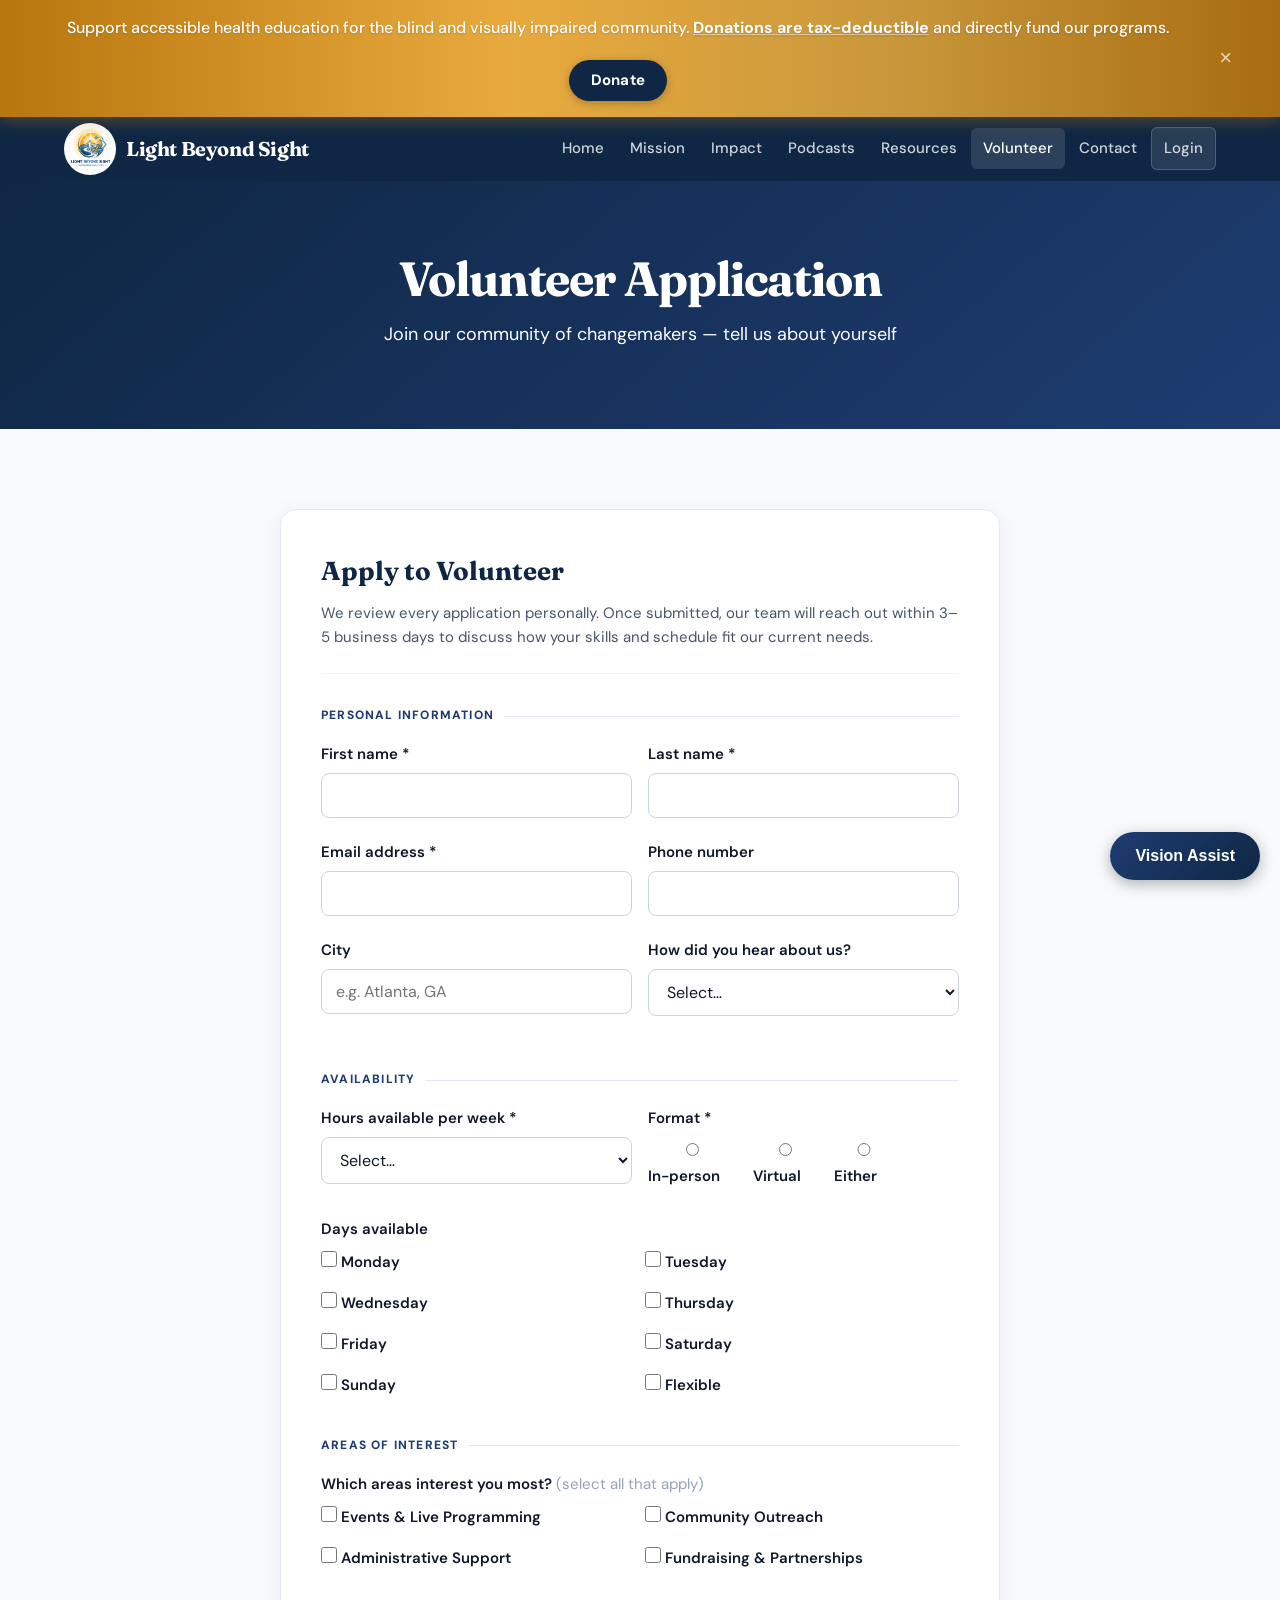
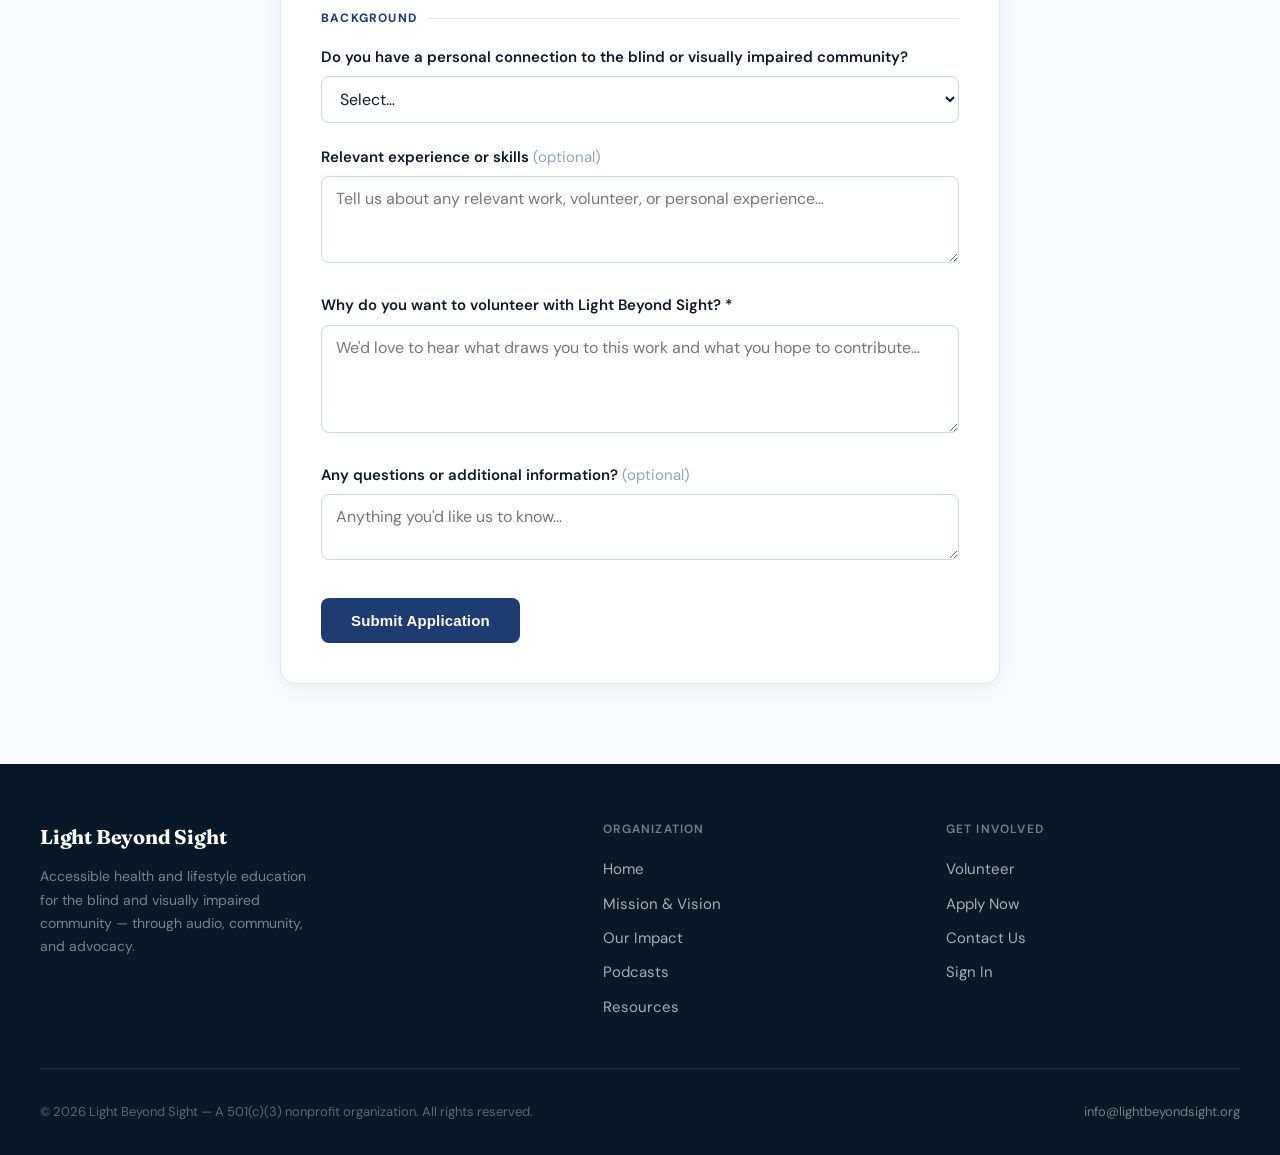
<file: apply.html>
<!DOCTYPE html>
<html lang="en">
<head>
    <meta charset="UTF-8">
    <meta name="viewport" content="width=device-width, initial-scale=1.0">
    <title>Volunteer Application — Light Beyond Sight</title>
    <link rel="icon" type="image/png" href="logo.png">
    <link rel="stylesheet" href="styles.css">
    <style>
        .apply-section { padding: 80px 24px; background: #f8fafc; min-height: 60vh; }

        .apply-card {
            background: #fff;
            border: 1px solid #e2e8f0;
            border-radius: 16px;
            padding: 2.5rem;
            max-width: 720px;
            margin: 0 auto;
            box-shadow: 0 4px 24px rgba(15,39,68,0.06);
        }

        .apply-card-header {
            border-bottom: 1px solid #f1f5f9;
            padding-bottom: 1.5rem;
            margin-bottom: 2rem;
        }

        .apply-card-header h2 {
            font-size: 1.625rem;
            color: #0f2744;
            margin-bottom: 0.5rem;
        }

        .apply-card-header p {
            color: #475569;
            font-size: 0.9375rem;
            line-height: 1.6;
            margin: 0;
        }

        .apply-section-label {
            font-size: 0.75rem;
            font-weight: 800;
            text-transform: uppercase;
            letter-spacing: 0.1em;
            color: #1e3c72;
            margin: 2rem 0 1rem;
            display: flex;
            align-items: center;
            gap: 0.625rem;
            font-family: 'DM Sans', sans-serif;
        }

        .apply-section-label::after {
            content: '';
            flex: 1;
            height: 1px;
            background: #e2e8f0;
        }

        .apply-form-row {
            display: grid;
            grid-template-columns: 1fr 1fr;
            gap: 1rem;
        }

        .checkbox-grid {
            display: grid;
            grid-template-columns: 1fr 1fr;
            gap: 0.625rem;
        }

        .checkbox-item {
            display: flex;
            align-items: center;
            gap: 0.625rem;
            font-family: 'DM Sans', sans-serif;
            font-size: 0.9375rem;
            color: #1e293b;
            cursor: pointer;
        }

        .checkbox-item input[type="checkbox"] {
            width: 16px;
            height: 16px;
            accent-color: #1e3c72;
            flex-shrink: 0;
            cursor: pointer;
        }

        .radio-group {
            display: flex;
            gap: 1rem;
            flex-wrap: wrap;
        }

        .radio-item {
            display: flex;
            align-items: center;
            gap: 0.5rem;
            font-family: 'DM Sans', sans-serif;
            font-size: 0.9375rem;
            color: #1e293b;
            cursor: pointer;
        }

        .radio-item input[type="radio"] {
            accent-color: #1e3c72;
            cursor: pointer;
        }

        .apply-success {
            display: none;
            text-align: center;
            padding: 2rem 0;
        }

        .apply-success-icon {
            margin-bottom: 1rem;
        }

        .apply-success h3 {
            font-size: 1.5rem;
            color: #0f2744;
            margin-bottom: 0.75rem;
            font-family: 'Fraunces', serif;
        }

        .apply-success p {
            color: #475569;
            font-size: 0.9375rem;
            line-height: 1.6;
            max-width: 440px;
            margin: 0 auto 1.5rem;
        }

        @media (max-width: 600px) {
            .apply-form-row { grid-template-columns: 1fr; }
            .checkbox-grid  { grid-template-columns: 1fr; }
            .apply-card     { padding: 1.5rem; }
        }
    </style>
</head>
<body>
    <a href="#main" class="skip-nav">Skip to main content</a>

    <div class="donation-banner" id="donationBanner">
        <div class="donation-banner-inner">
            <p>Support accessible health education for the blind and visually impaired community. <strong>Donations are tax-deductible</strong> and directly fund our programs.</p>
            <a href="contact.html" class="donation-banner-link">Donate</a>
            <button class="donation-banner-close" id="donationBannerClose" aria-label="Dismiss donation banner">&times;</button>
        </div>
    </div>

    <header>
        <nav class="navbar">
            <div class="nav-container">
                <div class="logo"><a href="index.html"><div class="nav-logo-circle"><img src="logo.png" alt="" class="nav-logo-img" width="52" height="52"></div><span class="nav-logo-text">Light Beyond Sight</span></a></div>
                <button class="nav-toggle" aria-label="Open navigation" aria-expanded="false" aria-controls="navMenu">
                    <span class="hamburger-line"></span>
                    <span class="hamburger-line"></span>
                    <span class="hamburger-line"></span>
                </button>
                <ul class="nav-menu" id="navMenu">
                    <li><a href="index.html">Home</a></li>
                    <li><a href="mission.html">Mission</a></li>
                    <li><a href="impact.html">Impact</a></li>
                    <li><a href="podcasts.html">Podcasts</a></li>
                    <li><a href="resources.html">Resources</a></li>
                    <li><a href="volunteer.html" class="active">Volunteer</a></li>
                    <li><a href="contact.html">Contact</a></li>
                    <li><a href="login.html" class="nav-login">Login</a></li>
                </ul>
            </div>
        </nav>
    </header>

    <main id="main">
        <section class="page-header">
            <div class="container">
                <h1 class="reveal">Volunteer Application</h1>
                <p class="subtitle reveal reveal-delay-1">Join our community of changemakers — tell us about yourself</p>
            </div>
        </section>

        <section class="apply-section">
            <div class="apply-card">

                <div class="apply-card-header">
                    <h2>Apply to Volunteer</h2>
                    <p>We review every application personally. Once submitted, our team will reach out within 3–5 business days to discuss how your skills and schedule fit our current needs.</p>
                </div>

                <!-- Success state -->
                <div class="apply-success" id="applySuccess">
                    <div class="apply-success-icon">
                        <svg width="56" height="56" viewBox="0 0 24 24" fill="none" stroke="#15803d" stroke-width="1.75" stroke-linecap="round" stroke-linejoin="round" aria-hidden="true"><path d="M22 11.08V12a10 10 0 1 1-5.93-9.14"/><polyline points="22 4 12 14.01 9 11.01"/></svg>
                    </div>
                    <h3>Application submitted!</h3>
                    <p>Thank you for applying to volunteer with Light Beyond Sight. We'll be in touch at your email address within 3–5 business days.</p>
                    <a href="volunteer.html" class="btn btn-dark">Back to Volunteer Page</a>
                </div>

                <form id="applyForm" novalidate>

                    <div class="apply-section-label">Personal information</div>

                    <div class="apply-form-row">
                        <div class="form-group">
                            <label for="appFirst">First name *</label>
                            <input type="text" id="appFirst" name="first_name" required autocomplete="given-name">
                        </div>
                        <div class="form-group">
                            <label for="appLast">Last name *</label>
                            <input type="text" id="appLast" name="last_name" required autocomplete="family-name">
                        </div>
                    </div>

                    <div class="apply-form-row">
                        <div class="form-group">
                            <label for="appEmail">Email address *</label>
                            <input type="email" id="appEmail" name="email" required autocomplete="email">
                        </div>
                        <div class="form-group">
                            <label for="appPhone">Phone number</label>
                            <input type="tel" id="appPhone" name="phone" autocomplete="tel">
                        </div>
                    </div>

                    <div class="apply-form-row">
                        <div class="form-group">
                            <label for="appCity">City</label>
                            <input type="text" id="appCity" name="city" placeholder="e.g. Atlanta, GA">
                        </div>
                        <div class="form-group">
                            <label for="appHowHeard">How did you hear about us?</label>
                            <select id="appHowHeard" name="how_heard">
                                <option value="">Select…</option>
                                <option value="Social media">Social media</option>
                                <option value="Friend or family">Friend or family</option>
                                <option value="Search engine">Search engine</option>
                                <option value="Community event">Community event</option>
                                <option value="News or article">News or article</option>
                                <option value="Other">Other</option>
                            </select>
                        </div>
                    </div>

                    <div class="apply-section-label">Availability</div>

                    <div class="apply-form-row">
                        <div class="form-group">
                            <label for="appHoursWeek">Hours available per week *</label>
                            <select id="appHoursWeek" name="hours_per_week" required>
                                <option value="">Select…</option>
                                <option value="1–2 hours">1–2 hours</option>
                                <option value="3–5 hours">3–5 hours</option>
                                <option value="6–10 hours">6–10 hours</option>
                                <option value="10+ hours">10+ hours</option>
                            </select>
                        </div>
                        <div class="form-group">
                            <label>Format *</label>
                            <div class="radio-group" style="margin-top:0.5rem;">
                                <label class="radio-item"><input type="radio" name="format" value="In-person" required> In-person</label>
                                <label class="radio-item"><input type="radio" name="format" value="Virtual"> Virtual</label>
                                <label class="radio-item"><input type="radio" name="format" value="Either"> Either</label>
                            </div>
                        </div>
                    </div>

                    <div class="form-group">
                        <label>Days available</label>
                        <div class="checkbox-grid" style="margin-top:0.5rem;">
                            <label class="checkbox-item"><input type="checkbox" name="days" value="Monday"> Monday</label>
                            <label class="checkbox-item"><input type="checkbox" name="days" value="Tuesday"> Tuesday</label>
                            <label class="checkbox-item"><input type="checkbox" name="days" value="Wednesday"> Wednesday</label>
                            <label class="checkbox-item"><input type="checkbox" name="days" value="Thursday"> Thursday</label>
                            <label class="checkbox-item"><input type="checkbox" name="days" value="Friday"> Friday</label>
                            <label class="checkbox-item"><input type="checkbox" name="days" value="Saturday"> Saturday</label>
                            <label class="checkbox-item"><input type="checkbox" name="days" value="Sunday"> Sunday</label>
                            <label class="checkbox-item"><input type="checkbox" name="days" value="Flexible"> Flexible</label>
                        </div>
                    </div>

                    <div class="apply-section-label">Areas of interest</div>

                    <div class="form-group">
                        <label>Which areas interest you most? <span style="font-weight:400;color:#94a3b8;">(select all that apply)</span></label>
                        <div class="checkbox-grid" style="margin-top:0.5rem;">
                            <label class="checkbox-item"><input type="checkbox" name="interests" value="Events & Live Programming"> Events &amp; Live Programming</label>
                            <label class="checkbox-item"><input type="checkbox" name="interests" value="Community Outreach"> Community Outreach</label>
                            <label class="checkbox-item"><input type="checkbox" name="interests" value="Administrative Support"> Administrative Support</label>
                            <label class="checkbox-item"><input type="checkbox" name="interests" value="Fundraising & Partnerships"> Fundraising &amp; Partnerships</label>
                        </div>
                    </div>

                    <div class="apply-section-label">Background</div>

                    <div class="form-group">
                        <label for="appConnection">Do you have a personal connection to the blind or visually impaired community?</label>
                        <select id="appConnection" name="community_connection">
                            <option value="">Select…</option>
                            <option value="Yes — I am blind or visually impaired">Yes — I am blind or visually impaired</option>
                            <option value="Yes — family member or close friend">Yes — family member or close friend</option>
                            <option value="Yes — professional experience">Yes — professional experience (healthcare, education, etc.)</option>
                            <option value="No direct connection">No direct connection</option>
                        </select>
                    </div>

                    <div class="form-group">
                        <label for="appExperience">Relevant experience or skills <span style="font-weight:400;color:#94a3b8;">(optional)</span></label>
                        <textarea id="appExperience" name="experience" rows="3" placeholder="Tell us about any relevant work, volunteer, or personal experience…"></textarea>
                    </div>

                    <div class="form-group">
                        <label for="appMotivation">Why do you want to volunteer with Light Beyond Sight? *</label>
                        <textarea id="appMotivation" name="motivation" rows="4" placeholder="We'd love to hear what draws you to this work and what you hope to contribute…" required></textarea>
                    </div>

                    <div class="form-group">
                        <label for="appQuestions">Any questions or additional information? <span style="font-weight:400;color:#94a3b8;">(optional)</span></label>
                        <textarea id="appQuestions" name="questions" rows="2" placeholder="Anything you'd like us to know…"></textarea>
                    </div>

                    <div class="auth-msg" id="applyMsg"></div>

                    <button type="submit" class="btn btn-dark" id="applySubmitBtn" style="margin-top:0.5rem;">Submit Application</button>

                </form>
            </div>
        </section>
    </main>

    <footer>
        <div class="footer-inner">
            <div class="footer-brand">
                <h2>Light Beyond Sight</h2>
                <p>Accessible health and lifestyle education for the blind and visually impaired community — through audio, community, and advocacy.</p>
            </div>
            <div class="footer-col">
                <h3>Organization</h3>
                <ul>
                    <li><a href="index.html">Home</a></li>
                    <li><a href="mission.html">Mission &amp; Vision</a></li>
                    <li><a href="impact.html">Our Impact</a></li>
                    <li><a href="podcasts.html">Podcasts</a></li>
                    <li><a href="resources.html">Resources</a></li>
                </ul>
            </div>
            <div class="footer-col">
                <h3>Get Involved</h3>
                <ul>
                    <li><a href="volunteer.html">Volunteer</a></li>
                    <li><a href="apply.html">Apply Now</a></li>
                    <li><a href="contact.html">Contact Us</a></li>
                    <li><a href="login.html">Sign In</a></li>
                </ul>
            </div>
        </div>
        <div class="footer-bottom">
            <p>&copy; 2026 Light Beyond Sight &mdash; A 501(c)(3) nonprofit organization. All rights reserved.</p>
            <a href="mailto:info@lightbeyondsight.org">info@lightbeyondsight.org</a>
        </div>
    </footer>

    <script src="main.js"></script>
    <script src="vision-assist.js"></script>
    <script src="donate.js"></script>
    <script>
    (function () {
        var form      = document.getElementById('applyForm');
        var submitBtn = document.getElementById('applySubmitBtn');
        var msgEl     = document.getElementById('applyMsg');
        var success   = document.getElementById('applySuccess');

        form.addEventListener('submit', function (e) {
            e.preventDefault();

            var first      = document.getElementById('appFirst').value.trim();
            var last       = document.getElementById('appLast').value.trim();
            var email      = document.getElementById('appEmail').value.trim();
            var hoursWeek  = document.getElementById('appHoursWeek').value;
            var motivation = document.getElementById('appMotivation').value.trim();
            var format     = form.querySelector('input[name="format"]:checked');

            if (!first || !last || !email || !hoursWeek || !motivation || !format) {
                msgEl.textContent  = 'Please fill in all required fields.';
                msgEl.className    = 'auth-msg error';
                msgEl.scrollIntoView({ behavior: 'smooth', block: 'nearest' });
                return;
            }

            if (!/^[^\s@]+@[^\s@]+\.[^\s@]+$/.test(email)) {
                msgEl.textContent = 'Please enter a valid email address.';
                msgEl.className   = 'auth-msg error';
                return;
            }

            // Collect checkboxes
            var days = Array.from(form.querySelectorAll('input[name="days"]:checked')).map(function (c) { return c.value; });
            var interests = Array.from(form.querySelectorAll('input[name="interests"]:checked')).map(function (c) { return c.value; });

            var app = {
                firstName:   first,
                lastName:    last,
                email:       email,
                phone:       document.getElementById('appPhone').value.trim(),
                city:        document.getElementById('appCity').value.trim(),
                howHeard:    document.getElementById('appHowHeard').value,
                hoursPerWeek: hoursWeek,
                format:      format.value,
                days:        days.join(', '),
                interests:   interests.join(', '),
                connection:  document.getElementById('appConnection').value,
                experience:  document.getElementById('appExperience').value.trim(),
                motivation:  motivation,
                questions:   document.getElementById('appQuestions').value.trim(),
                submittedAt: new Date().toISOString()
            };

            // Save locally for admin
            window.LBSApplications.add(app);

            // Send email via FormSubmit
            submitBtn.disabled    = true;
            submitBtn.textContent = 'Submitting…';

            var fd = new FormData();
            fd.append('_subject',  'New volunteer application — ' + first + ' ' + last);
            fd.append('_captcha',  'false');
            fd.append('_template', 'table');
            Object.keys(app).forEach(function (k) { fd.append(k, app[k]); });

            fetch('https://formsubmit.co/ajax/info@lightbeyondsight.org', {
                method:  'POST',
                headers: { 'Accept': 'application/json' },
                body:    fd
            })
            .then(function (r) { return r.json(); })
            .then(function () {
                form.style.display    = 'none';
                success.style.display = 'block';
            })
            .catch(function () {
                // Still show success if saved locally
                form.style.display    = 'none';
                success.style.display = 'block';
            });
        });
    })();
    </script>
</body>
</html>
</file>
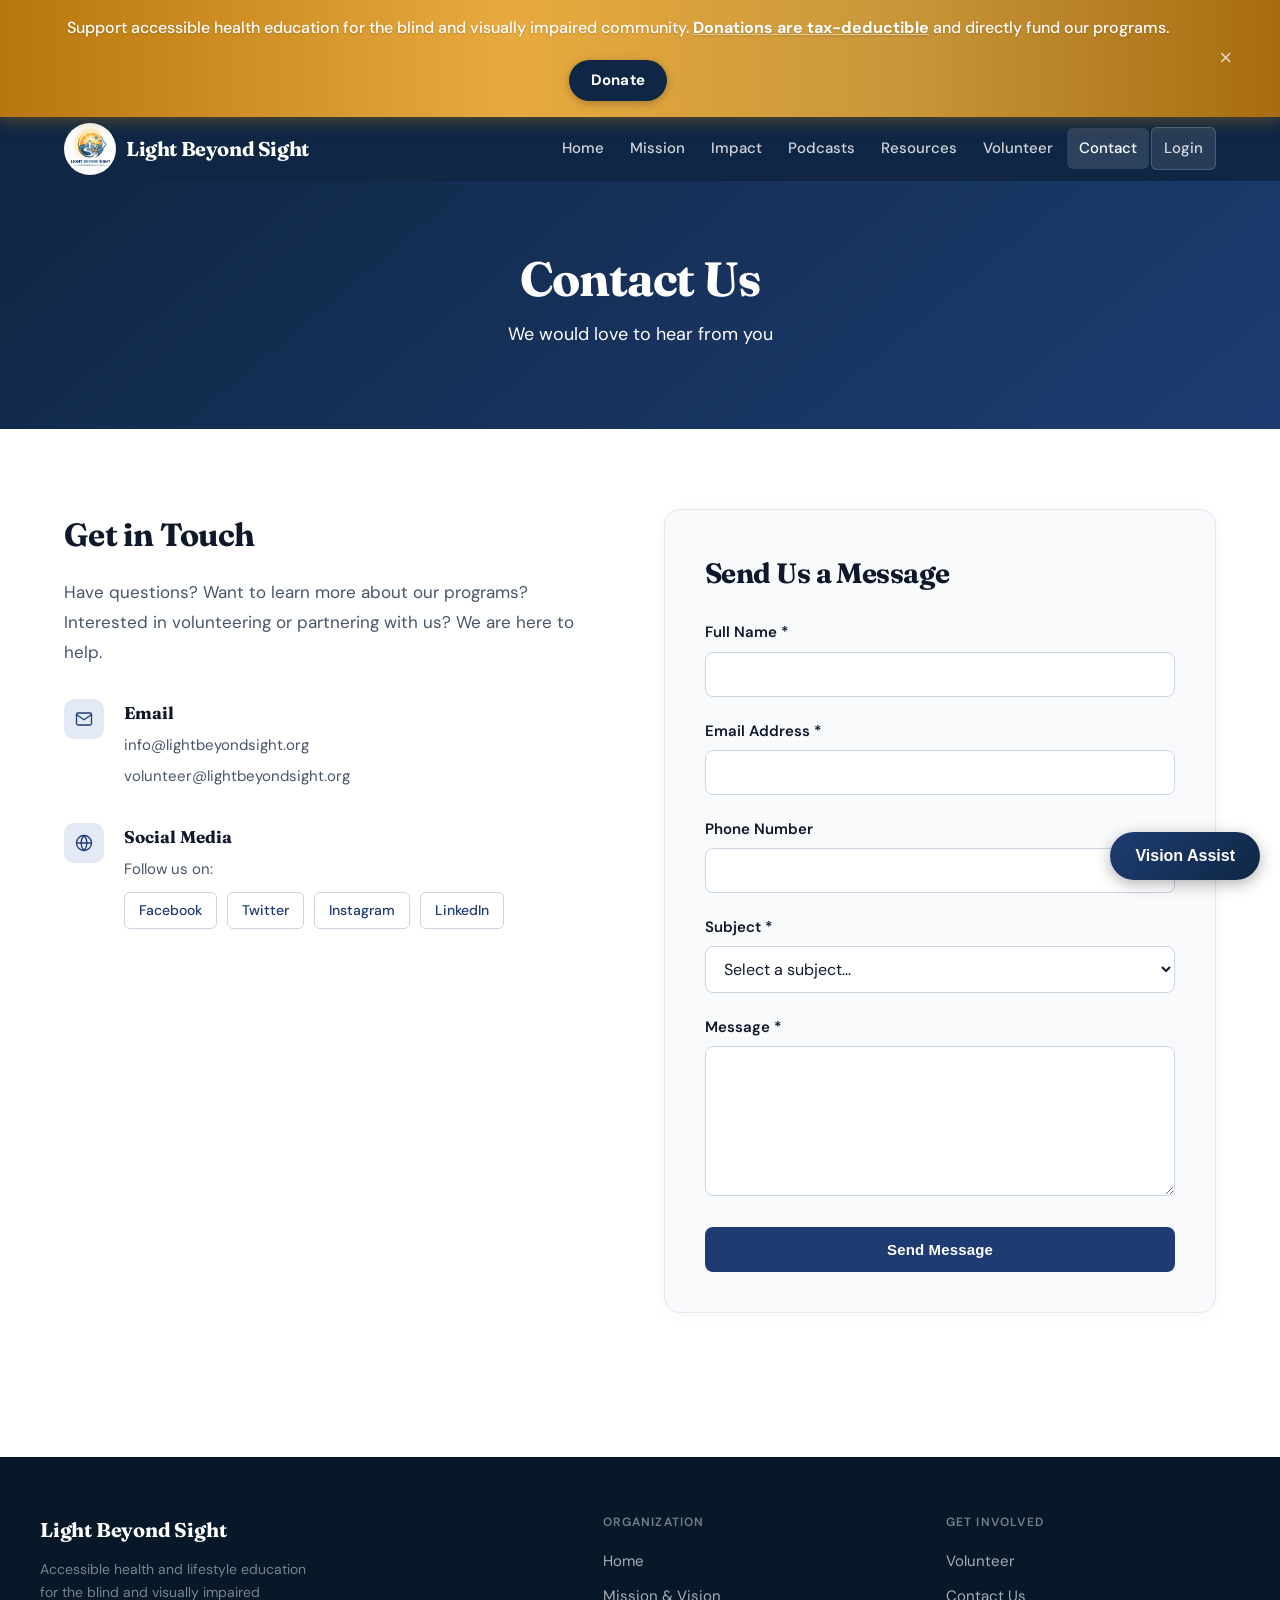
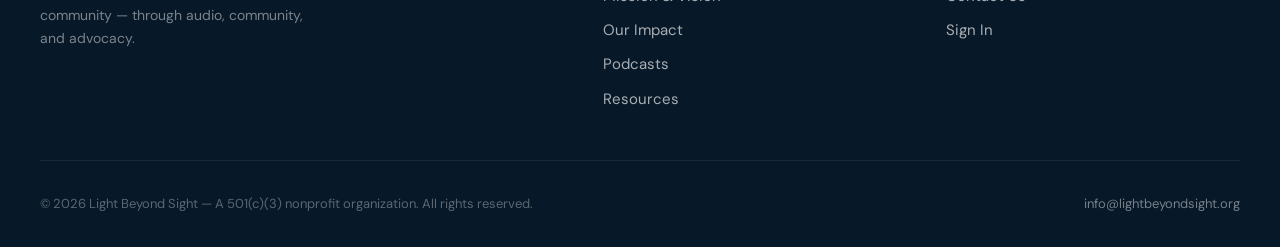
<file: contact.html>
<!DOCTYPE html>
<html lang="en">
<head>
    <meta charset="UTF-8">
    <meta name="viewport" content="width=device-width, initial-scale=1.0">
    <title>Contact Us — Light Beyond Sight</title>
    <link rel="icon" type="image/png" href="logo.png">
    <link rel="stylesheet" href="styles.css">
</head>
<body>
    <a href="#main" class="skip-nav">Skip to main content</a>

    <div class="donation-banner" id="donationBanner">
        <div class="donation-banner-inner">
            <p>Support accessible health education for the blind and visually impaired community. <strong>Donations are tax-deductible</strong> and directly fund our programs.</p>
            <a href="contact.html" class="donation-banner-link">Donate</a>
            <button class="donation-banner-close" id="donationBannerClose" aria-label="Dismiss donation banner">&times;</button>
        </div>
    </div>

    <header>
        <nav class="navbar">
            <div class="nav-container">
                <div class="logo"><a href="index.html"><div class="nav-logo-circle"><img src="logo.png" alt="" class="nav-logo-img" width="52" height="52"></div><span class="nav-logo-text">Light Beyond Sight</span></a></div>
                <button class="nav-toggle" aria-label="Open navigation" aria-expanded="false" aria-controls="navMenu">
                    <span class="hamburger-line"></span>
                    <span class="hamburger-line"></span>
                    <span class="hamburger-line"></span>
                </button>
                <ul class="nav-menu" id="navMenu">
                    <li><a href="index.html">Home</a></li>
                    <li><a href="mission.html">Mission</a></li>
                    <li><a href="impact.html">Impact</a></li>
                    <li><a href="podcasts.html">Podcasts</a></li>
                    <li><a href="resources.html">Resources</a></li>
                    <li><a href="volunteer.html">Volunteer</a></li>
                    <li><a href="contact.html" class="active">Contact</a></li>
                    <li><a href="login.html" class="nav-login">Login</a></li>
                </ul>
            </div>
        </nav>
    </header>

    <main id="main">
        <section class="page-header">
            <div class="container">
                <h1 class="reveal">Contact Us</h1>
                <p class="subtitle reveal reveal-delay-1">We would love to hear from you</p>
            </div>
        </section>

        <section class="content-section">
            <div class="container">
                <div class="contact-wrapper">
                    <div class="contact-info reveal">
                        <h2>Get in Touch</h2>
                        <p>Have questions? Want to learn more about our programs? Interested in volunteering or partnering with us? We are here to help.</p>

                        <div class="contact-details">
                            <div class="contact-item">
                                <div class="contact-item-icon">
                                    <svg viewBox="0 0 24 24" aria-hidden="true">
                                        <path d="M4 4h16c1.1 0 2 .9 2 2v12c0 1.1-.9 2-2 2H4c-1.1 0-2-.9-2-2V6c0-1.1.9-2 2-2z"/>
                                        <polyline points="22,6 12,13 2,6"/>
                                    </svg>
                                </div>
                                <div>
                                    <h3>Email</h3>
                                    <p>info@lightbeyondsight.org</p>
                                    <p>volunteer@lightbeyondsight.org</p>
                                </div>
                            </div>

                            <div class="contact-item">
                                <div class="contact-item-icon">
                                    <svg viewBox="0 0 24 24" aria-hidden="true">
                                        <circle cx="12" cy="12" r="10"/>
                                        <line x1="2" y1="12" x2="22" y2="12"/>
                                        <path d="M12 2a15.3 15.3 0 0 1 4 10 15.3 15.3 0 0 1-4 10 15.3 15.3 0 0 1-4-10 15.3 15.3 0 0 1 4-10z"/>
                                    </svg>
                                </div>
                                <div>
                                    <h3>Social Media</h3>
                                    <p>Follow us on:</p>
                                    <div class="social-links">
                                        <a href="#" class="social-link">Facebook</a>
                                        <a href="#" class="social-link">Twitter</a>
                                        <a href="#" class="social-link">Instagram</a>
                                        <a href="#" class="social-link">LinkedIn</a>
                                    </div>
                                </div>
                            </div>
                        </div>
                    </div>

                    <div class="contact-form-container reveal reveal-delay-1">
                        <h2>Send Us a Message</h2>

                        <!-- Success state -->
                        <div id="contactSuccess" style="display:none; padding:2rem; background:#f0fdf4; border:1px solid #bbf7d0; border-radius:12px; text-align:center;">
                            <svg width="40" height="40" viewBox="0 0 24 24" fill="none" stroke="#15803d" stroke-width="2" stroke-linecap="round" stroke-linejoin="round" aria-hidden="true" style="margin-bottom:0.75rem;"><path d="M22 11.08V12a10 10 0 1 1-5.93-9.14"/><polyline points="22 4 12 14.01 9 11.01"/></svg>
                            <h3 style="color:#15803d; margin-bottom:0.5rem;">Message sent!</h3>
                            <p style="color:#166534; font-size:0.9375rem;">Thank you for reaching out. We'll get back to you at your email address within 1–2 business days.</p>
                        </div>

                        <form class="contact-form" id="contactForm" novalidate>
                            <!-- FormSubmit.co hidden config -->
                            <input type="hidden" name="_subject" value="New message from Light Beyond Sight website">
                            <input type="hidden" name="_captcha" value="false">
                            <input type="hidden" name="_template" value="table">

                            <div class="form-group">
                                <label for="name">Full Name *</label>
                                <input type="text" id="name" name="name" required>
                            </div>

                            <div class="form-group">
                                <label for="email">Email Address *</label>
                                <input type="email" id="email" name="email" required>
                            </div>

                            <div class="form-group">
                                <label for="phone">Phone Number</label>
                                <input type="tel" id="phone" name="phone">
                            </div>

                            <div class="form-group">
                                <label for="subject">Subject *</label>
                                <select id="subject" name="subject" required>
                                    <option value="">Select a subject...</option>
                                    <option value="Volunteer Opportunities">Volunteer Opportunities</option>
                                    <option value="Donations & Support">Donations &amp; Support</option>
                                    <option value="Partnership Inquiries">Partnership Inquiries</option>
                                    <option value="Program Information">Program Information</option>
                                    <option value="General Inquiry">General Inquiry</option>
                                    <option value="Other">Other</option>
                                </select>
                            </div>

                            <div class="form-group">
                                <label for="message">Message *</label>
                                <textarea id="message" name="message" rows="6" required></textarea>
                            </div>

                            <div id="contactFormMsg" style="display:none; padding:0.75rem 1rem; border-radius:8px; font-size:0.875rem; font-weight:500; margin-bottom:1rem;"></div>

                            <button type="submit" class="btn btn-dark btn-full" id="contactSubmitBtn">Send Message</button>
                        </form>
                    </div>
                </div>
            </div>
        </section>
    </main>

    <footer>
        <div class="footer-inner">
            <div class="footer-brand">
                <h2>Light Beyond Sight</h2>
                <p>Accessible health and lifestyle education for the blind and visually impaired community — through audio, community, and advocacy.</p>
            </div>
            <div class="footer-col">
                <h3>Organization</h3>
                <ul>
                    <li><a href="index.html">Home</a></li>
                    <li><a href="mission.html">Mission &amp; Vision</a></li>
                    <li><a href="impact.html">Our Impact</a></li>
                    <li><a href="podcasts.html">Podcasts</a></li>
                    <li><a href="resources.html">Resources</a></li>
                </ul>
            </div>
            <div class="footer-col">
                <h3>Get Involved</h3>
                <ul>
                    <li><a href="volunteer.html">Volunteer</a></li>
                    <li><a href="contact.html">Contact Us</a></li>
                    <li><a href="login.html">Sign In</a></li>
                </ul>
            </div>
        </div>
        <div class="footer-bottom">
            <p>&copy; 2026 Light Beyond Sight &mdash; A 501(c)(3) nonprofit organization. All rights reserved.</p>
            <a href="mailto:info@lightbeyondsight.org">info@lightbeyondsight.org</a>
        </div>
    </footer>

    <script src="main.js"></script>
    <script src="vision-assist.js"></script>
    <script src="donate.js"></script>
    <script>
    (function () {
        var form    = document.getElementById('contactForm');
        var btn     = document.getElementById('contactSubmitBtn');
        var msgBox  = document.getElementById('contactFormMsg');
        var success = document.getElementById('contactSuccess');

        if (!form) return;

        form.addEventListener('submit', function (e) {
            e.preventDefault();

            // Basic validation
            var name    = document.getElementById('name').value.trim();
            var email   = document.getElementById('email').value.trim();
            var subject = document.getElementById('subject').value;
            var message = document.getElementById('message').value.trim();

            if (!name || !email || !subject || !message) {
                showMsg('Please fill in all required fields.', 'error');
                return;
            }
            if (!/^[^\s@]+@[^\s@]+\.[^\s@]+$/.test(email)) {
                showMsg('Please enter a valid email address.', 'error');
                return;
            }

            btn.disabled    = true;
            btn.textContent = 'Sending…';
            clearMsg();

            var data = new FormData(form);

            fetch('https://formsubmit.co/ajax/info@lightbeyondsight.org', {
                method:  'POST',
                headers: { 'Accept': 'application/json' },
                body:    data
            })
            .then(function (res) { return res.json(); })
            .then(function (json) {
                if (json.success === 'true' || json.success === true) {
                    form.style.display    = 'none';
                    success.style.display = 'block';
                } else {
                    throw new Error('Submission failed');
                }
            })
            .catch(function () {
                showMsg('Something went wrong — please email us directly at info@lightbeyondsight.org', 'error');
                btn.disabled    = false;
                btn.textContent = 'Send Message';
            });
        });

        function showMsg(text, type) {
            msgBox.textContent     = text;
            msgBox.style.display   = 'block';
            msgBox.style.background = type === 'error' ? '#fef2f2' : '#f0fdf4';
            msgBox.style.color      = type === 'error' ? '#b91c1c' : '#15803d';
            msgBox.style.border     = '1px solid ' + (type === 'error' ? '#fecaca' : '#bbf7d0');
        }

        function clearMsg() {
            msgBox.style.display = 'none';
            msgBox.textContent   = '';
        }
    })();
    </script>
</body>
</html>
</file>
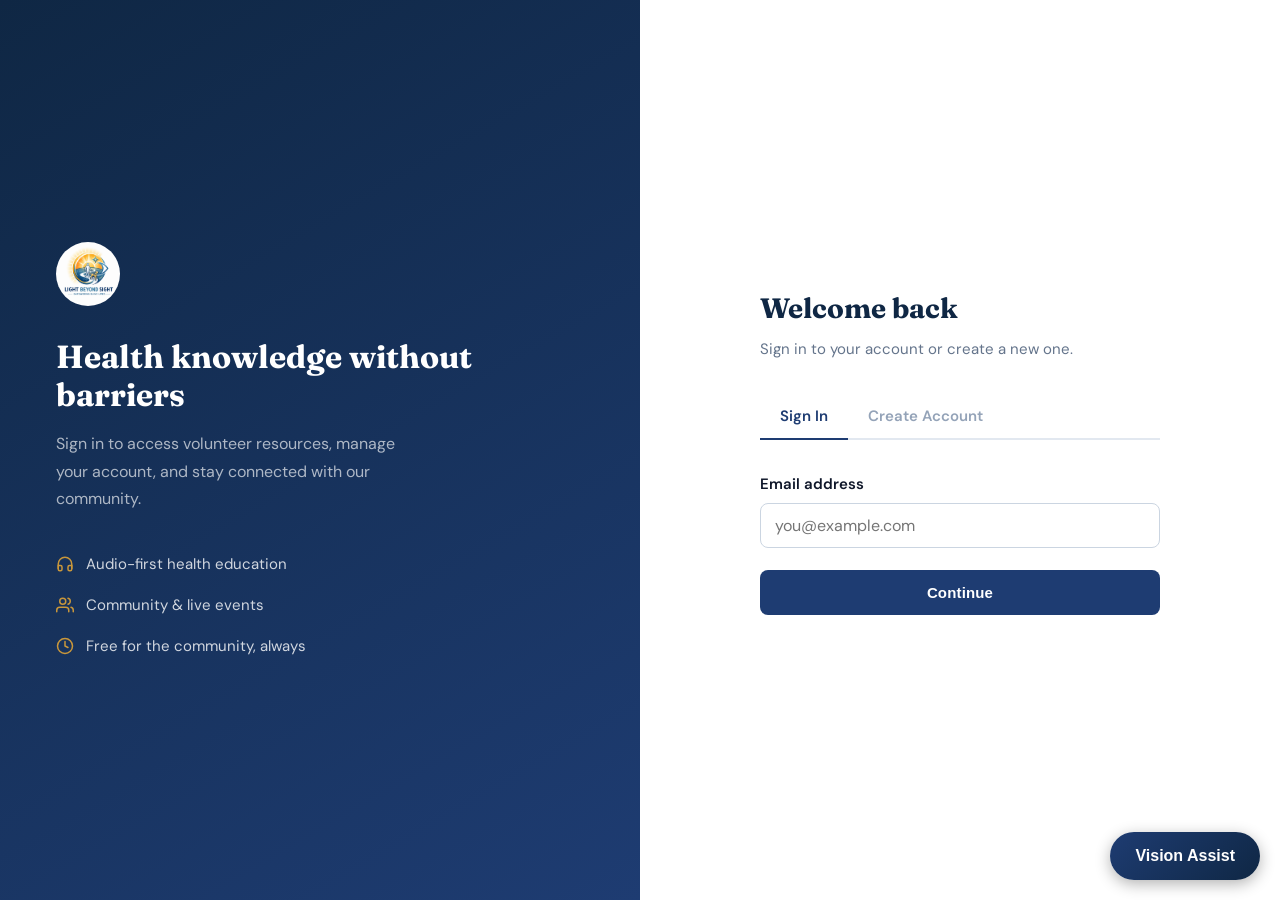
<file: hours.html>
<!DOCTYPE html>
<html lang="en">
<head>
    <meta charset="UTF-8">
    <meta name="viewport" content="width=device-width, initial-scale=1.0">
    <title>My Volunteer Hours — Light Beyond Sight</title>
    <link rel="icon" type="image/png" href="logo.png">
    <link rel="stylesheet" href="styles.css">
    <style>
        .hours-page { background: #f8fafc; min-height: 100vh; }

        .hours-hero {
            background: linear-gradient(135deg, #0f2744 0%, #1e3c72 100%);
            padding: 3rem 1.5rem 3.5rem;
            color: #fff;
        }
        .hours-hero-inner {
            max-width: 900px;
            margin: 0 auto;
        }
        .hours-hero h1 {
            font-size: clamp(1.75rem, 3vw, 2.25rem);
            font-family: 'Fraunces', serif;
            margin-bottom: 0.5rem;
        }
        .hours-hero p { color: rgba(255,255,255,0.75); font-size: 1rem; margin: 0; }

        .hours-stats {
            display: flex;
            gap: 1rem;
            margin-top: 2rem;
            flex-wrap: wrap;
        }
        .hours-stat {
            background: rgba(255,255,255,0.1);
            border: 1px solid rgba(255,255,255,0.15);
            border-radius: 12px;
            padding: 1rem 1.5rem;
            min-width: 140px;
        }
        .hours-stat-label { font-size: 0.8rem; color: rgba(255,255,255,0.6); font-family:'DM Sans',sans-serif; margin-bottom: 0.25rem; }
        .hours-stat-value { font-size: 2rem; font-weight: 700; font-family:'Fraunces',serif; color:#fff; line-height:1; }
        .hours-stat-value span { font-size: 0.875rem; font-weight: 500; opacity: 0.7; margin-left: 0.25rem; font-family:'DM Sans',sans-serif; }

        .hours-body {
            max-width: 900px;
            margin: 0 auto;
            padding: 2rem 1.5rem 4rem;
        }

        .hours-toolbar {
            display: flex;
            align-items: center;
            justify-content: space-between;
            margin-bottom: 1.5rem;
            gap: 1rem;
            flex-wrap: wrap;
        }
        .hours-toolbar h2 { font-size: 1.125rem; color: #0f2744; margin: 0; }

        /* Log hours form */
        .log-form-card {
            background: #fff;
            border: 1px solid #e2e8f0;
            border-radius: 14px;
            padding: 1.5rem;
            margin-bottom: 1.5rem;
            display: none;
        }
        .log-form-card.open { display: block; }
        .log-form-card h3 { font-size: 1rem; color: #0f2744; margin-bottom: 1.25rem; font-family:'Fraunces',serif; }

        .log-form-grid {
            display: grid;
            grid-template-columns: 1fr 1fr;
            gap: 1rem;
        }
        .log-form-grid .full { grid-column: 1 / -1; }

        /* Hours table */
        .hours-table-card {
            background: #fff;
            border: 1px solid #e2e8f0;
            border-radius: 14px;
            overflow: hidden;
        }

        .hours-table {
            width: 100%;
            border-collapse: collapse;
            font-family: 'DM Sans', sans-serif;
            font-size: 0.9rem;
        }
        .hours-table th {
            text-align: left;
            padding: 0.625rem 1rem;
            font-size: 0.75rem;
            font-weight: 700;
            text-transform: uppercase;
            letter-spacing: 0.06em;
            color: #64748b;
            background: #f8fafc;
            border-bottom: 1px solid #e2e8f0;
        }
        .hours-table td {
            padding: 0.875rem 1rem;
            border-bottom: 1px solid #f1f5f9;
            color: #1e293b;
            vertical-align: middle;
        }
        .hours-table tr:last-child td { border-bottom: none; }
        .hours-table tr:hover td { background: #fafbfd; }
        .hours-table .td-hours {
            font-weight: 700;
            color: #1e3c72;
            white-space: nowrap;
        }
        .hours-table .td-activity {
            max-width: 260px;
        }
        .hours-table .td-delete {
            text-align: right;
            white-space: nowrap;
        }
        .hours-empty {
            text-align: center;
            padding: 3rem 2rem;
            color: #94a3b8;
            font-family: 'DM Sans', sans-serif;
        }
        .hours-empty p { font-size: 0.9375rem; margin: 0; }

        @media (max-width: 600px) {
            .log-form-grid { grid-template-columns: 1fr; }
            .log-form-grid .full { grid-column: 1; }
            .hours-table th:nth-child(4),
            .hours-table td:nth-child(4) { display: none; }
        }
    </style>
</head>
<body class="hours-page">
    <a href="#main" class="skip-nav">Skip to main content</a>

    <div class="donation-banner" id="donationBanner">
        <div class="donation-banner-inner">
            <p>Support accessible health education for the blind and visually impaired community. <strong>Donations are tax-deductible</strong> and directly fund our programs.</p>
            <a href="contact.html" class="donation-banner-link">Donate</a>
            <button class="donation-banner-close" id="donationBannerClose" aria-label="Dismiss donation banner">&times;</button>
        </div>
    </div>

    <header>
        <nav class="navbar">
            <div class="nav-container">
                <div class="logo"><a href="index.html"><div class="nav-logo-circle"><img src="logo.png" alt="" class="nav-logo-img" width="52" height="52"></div><span class="nav-logo-text">Light Beyond Sight</span></a></div>
                <button class="nav-toggle" aria-label="Open navigation" aria-expanded="false" aria-controls="navMenu">
                    <span class="hamburger-line"></span>
                    <span class="hamburger-line"></span>
                    <span class="hamburger-line"></span>
                </button>
                <ul class="nav-menu" id="navMenu">
                    <li><a href="index.html">Home</a></li>
                    <li><a href="mission.html">Mission</a></li>
                    <li><a href="impact.html">Impact</a></li>
                    <li><a href="podcasts.html">Podcasts</a></li>
                    <li><a href="resources.html">Resources</a></li>
                    <li><a href="volunteer.html">Volunteer</a></li>
                    <li><a href="contact.html">Contact</a></li>
                    <li><a href="login.html" class="nav-login">Login</a></li>
                </ul>
            </div>
        </nav>
    </header>

    <main id="main">
        <div class="hours-hero">
            <div class="hours-hero-inner">
                <h1>My Volunteer Hours</h1>
                <p>Track your contributions to Light Beyond Sight. Every hour makes a difference.</p>
                <div class="hours-stats">
                    <div class="hours-stat">
                        <div class="hours-stat-label">Total hours</div>
                        <div class="hours-stat-value" id="statTotal">0 <span>hrs</span></div>
                    </div>
                    <div class="hours-stat">
                        <div class="hours-stat-label">This month</div>
                        <div class="hours-stat-value" id="statMonth">0 <span>hrs</span></div>
                    </div>
                    <div class="hours-stat">
                        <div class="hours-stat-label">Sessions logged</div>
                        <div class="hours-stat-value" id="statSessions">0</div>
                    </div>
                </div>
            </div>
        </div>

        <div class="hours-body">

            <div class="hours-toolbar">
                <h2>Hours log</h2>
                <button class="btn btn-dark" id="logHoursBtn">+ Log Hours</button>
            </div>

            <!-- Log form -->
            <div class="log-form-card" id="logFormCard">
                <h3>Log volunteer hours</h3>
                <form id="logForm" novalidate>
                    <div class="log-form-grid">
                        <div class="form-group">
                            <label for="logDate">Date *</label>
                            <input type="date" id="logDate" required>
                        </div>
                        <div class="form-group">
                            <label for="logHours">Hours *</label>
                            <input type="number" id="logHours" placeholder="e.g. 2.5" min="0.25" max="24" step="0.25" required>
                        </div>
                        <div class="form-group full">
                            <label for="logActivity">Activity / Project *</label>
                            <input type="text" id="logActivity" placeholder="e.g. Event setup at community health fair" required>
                        </div>
                        <div class="form-group full">
                            <label for="logNotes">Notes <span style="font-weight:400;color:#94a3b8;">(optional)</span></label>
                            <textarea id="logNotes" rows="2" placeholder="Any additional details…"></textarea>
                        </div>
                    </div>
                    <div style="display:flex;gap:0.75rem;margin-top:0.5rem;">
                        <button type="submit" class="btn btn-dark">Save Entry</button>
                        <button type="button" class="btn btn-outline" id="cancelLogBtn">Cancel</button>
                    </div>
                </form>
            </div>

            <!-- Hours table -->
            <div class="hours-table-card">
                <div id="hoursTableWrap"></div>
            </div>

        </div>
    </main>

    <footer>
        <div class="footer-inner">
            <div class="footer-brand">
                <h2>Light Beyond Sight</h2>
                <p>Accessible health and lifestyle education for the blind and visually impaired community — through audio, community, and advocacy.</p>
            </div>
            <div class="footer-col">
                <h3>Organization</h3>
                <ul>
                    <li><a href="index.html">Home</a></li>
                    <li><a href="mission.html">Mission &amp; Vision</a></li>
                    <li><a href="impact.html">Our Impact</a></li>
                    <li><a href="podcasts.html">Podcasts</a></li>
                    <li><a href="resources.html">Resources</a></li>
                </ul>
            </div>
            <div class="footer-col">
                <h3>Get Involved</h3>
                <ul>
                    <li><a href="volunteer.html">Volunteer</a></li>
                    <li><a href="contact.html">Contact Us</a></li>
                    <li><a href="login.html">Sign In</a></li>
                </ul>
            </div>
        </div>
        <div class="footer-bottom">
            <p>&copy; 2026 Light Beyond Sight &mdash; A 501(c)(3) nonprofit organization. All rights reserved.</p>
            <a href="mailto:info@lightbeyondsight.org">info@lightbeyondsight.org</a>
        </div>
    </footer>

    <script src="main.js"></script>
    <script src="vision-assist.js"></script>
    <script src="donate.js"></script>
    <script>
    (function () {
        // Auth guard
        var user = window.LBSAuth && window.LBSAuth.getUser();
        if (!user) { window.location.href = 'login.html'; return; }

        var userEmail = user.email;
        var userName  = user.name || user.email;

        function fmtDate(str) {
            try { return new Date(str + 'T00:00:00').toLocaleDateString('en-US', { year:'numeric', month:'short', day:'numeric' }); }
            catch (e) { return str; }
        }

        function refreshStats() {
            var entries = window.LBSHours.forUser(userEmail);
            var total   = entries.reduce(function (s, e) { return s + parseFloat(e.hours); }, 0);
            var now     = new Date();
            var monthly = entries
                .filter(function (e) {
                    var d = new Date(e.date + 'T00:00:00');
                    return d.getMonth() === now.getMonth() && d.getFullYear() === now.getFullYear();
                })
                .reduce(function (s, e) { return s + parseFloat(e.hours); }, 0);

            document.getElementById('statTotal').innerHTML    = total.toFixed(1) + ' <span>hrs</span>';
            document.getElementById('statMonth').innerHTML    = monthly.toFixed(1) + ' <span>hrs</span>';
            document.getElementById('statSessions').textContent = entries.length;
        }

        function renderTable() {
            var entries = window.LBSHours.forUser(userEmail);
            var wrap    = document.getElementById('hoursTableWrap');
            if (!entries.length) {
                wrap.innerHTML = '<div class="hours-empty"><p>No hours logged yet. Click "+ Log Hours" to add your first entry.</p></div>';
                return;
            }
            wrap.innerHTML = '<table class="hours-table"><thead><tr>' +
                '<th>Date</th><th>Activity</th><th>Hours</th><th>Notes</th><th></th>' +
                '</tr></thead><tbody>' +
                entries.map(function (e) {
                    var d = document.createElement('div');
                    d.textContent = e.activity || '';
                    var act = d.innerHTML;
                    d.textContent = e.notes || '';
                    var notes = d.innerHTML;
                    d.textContent = e.date;
                    var date = fmtDate(e.date);
                    return '<tr>' +
                        '<td style="white-space:nowrap">' + date + '</td>' +
                        '<td class="td-activity">' + act + '</td>' +
                        '<td class="td-hours">' + parseFloat(e.hours).toFixed(1) + ' hrs</td>' +
                        '<td style="color:#64748b;font-size:0.875rem;">' + (notes || '—') + '</td>' +
                        '<td class="td-delete"><button class="btn-danger" data-id="' + e.id + '">Remove</button></td>' +
                        '</tr>';
                }).join('') +
                '</tbody></table>';

            wrap.querySelectorAll('.btn-danger[data-id]').forEach(function (btn) {
                btn.addEventListener('click', function () {
                    if (!confirm('Remove this entry?')) return;
                    window.LBSHours.remove(btn.dataset.id);
                    refreshStats();
                    renderTable();
                });
            });
        }

        // Log form toggle
        var logBtn    = document.getElementById('logHoursBtn');
        var logCard   = document.getElementById('logFormCard');
        var cancelBtn = document.getElementById('cancelLogBtn');

        logBtn.addEventListener('click', function () {
            logCard.classList.add('open');
            // Default date to today
            if (!document.getElementById('logDate').value) {
                document.getElementById('logDate').value = new Date().toISOString().split('T')[0];
            }
            document.getElementById('logDate').focus();
        });

        cancelBtn.addEventListener('click', function () {
            logCard.classList.remove('open');
        });

        document.getElementById('logForm').addEventListener('submit', function (e) {
            e.preventDefault();
            var date     = document.getElementById('logDate').value;
            var hours    = parseFloat(document.getElementById('logHours').value);
            var activity = document.getElementById('logActivity').value.trim();
            var notes    = document.getElementById('logNotes').value.trim();

            if (!date || !hours || hours <= 0 || !activity) {
                alert('Please fill in all required fields.');
                return;
            }

            window.LBSHours.add({
                userEmail: userEmail,
                userName:  userName,
                date:      date,
                hours:     hours,
                activity:  activity,
                notes:     notes
            });

            this.reset();
            logCard.classList.remove('open');
            refreshStats();
            renderTable();
        });

        refreshStats();
        renderTable();
    })();
    </script>
</body>
</html>
</file>
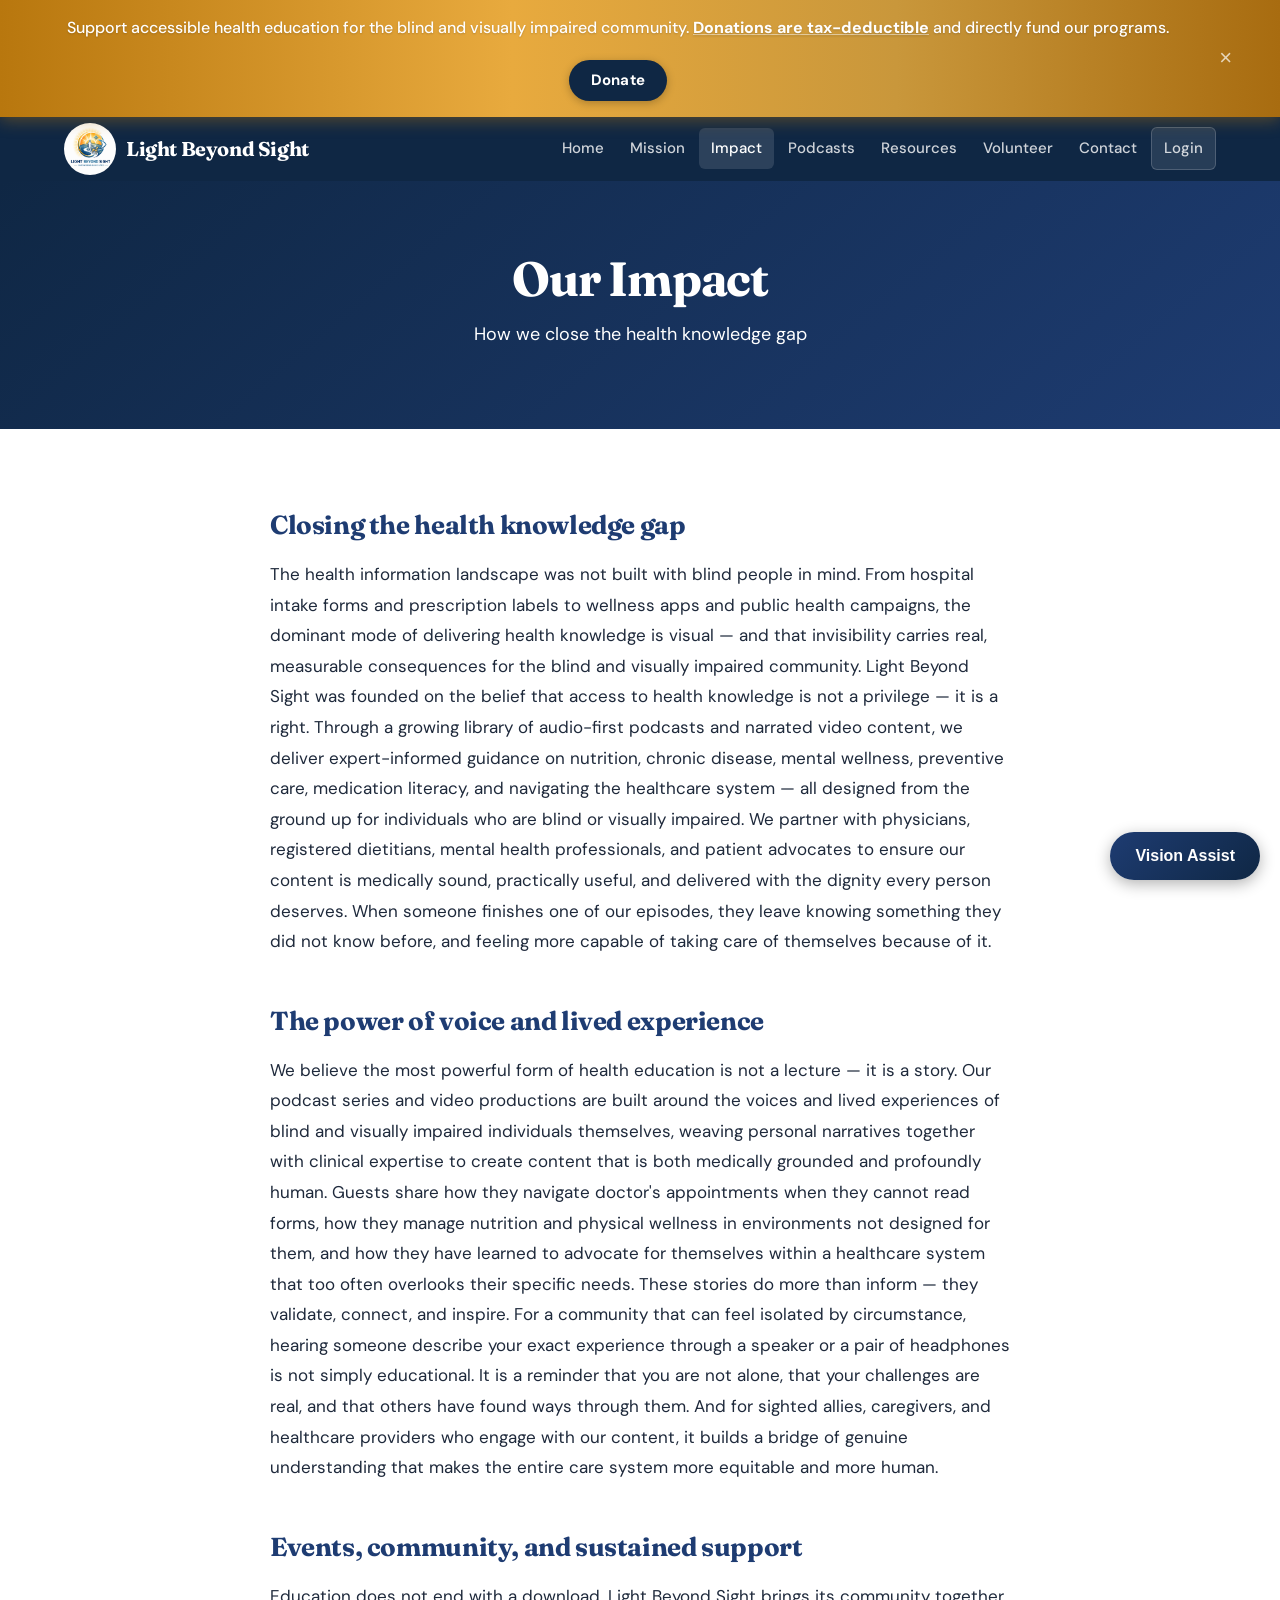
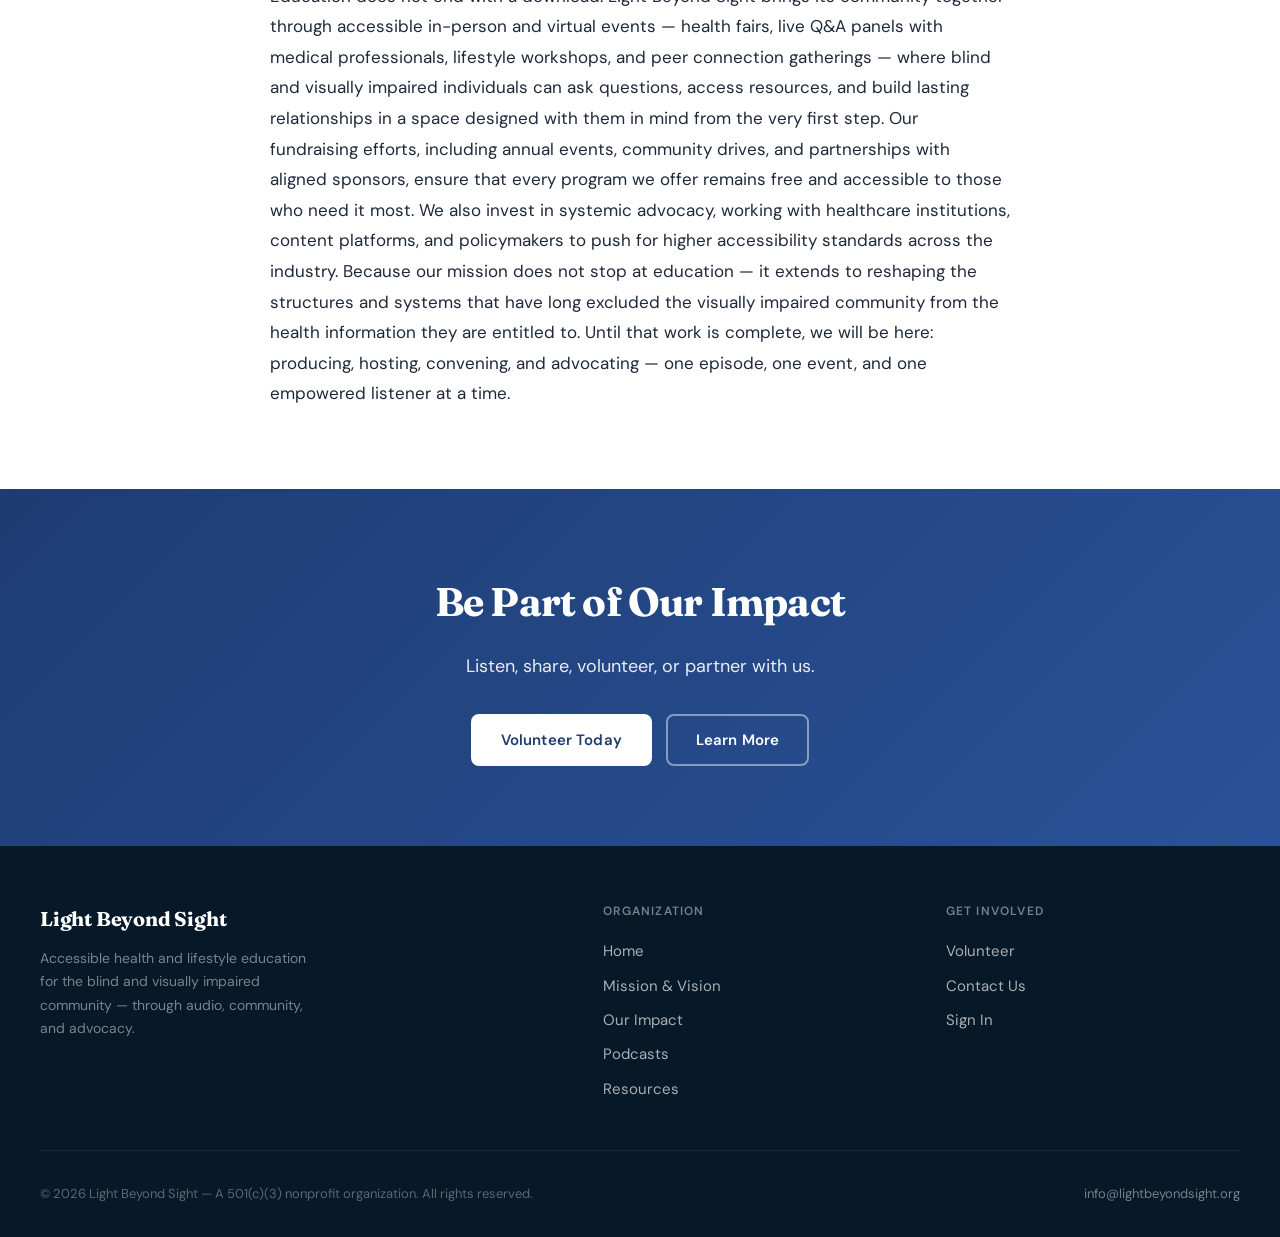
<file: impact.html>
<!DOCTYPE html>
<html lang="en">
<head>
    <meta charset="UTF-8">
    <meta name="viewport" content="width=device-width, initial-scale=1.0">
    <title>Our Impact — Light Beyond Sight</title>
    <link rel="icon" type="image/png" href="logo.png">
    <link rel="stylesheet" href="styles.css">
</head>
<body>
    <a href="#main" class="skip-nav">Skip to main content</a>

    <div class="donation-banner" id="donationBanner">
        <div class="donation-banner-inner">
            <p>Support accessible health education for the blind and visually impaired community. <strong>Donations are tax-deductible</strong> and directly fund our programs.</p>
            <a href="contact.html" class="donation-banner-link">Donate</a>
            <button class="donation-banner-close" id="donationBannerClose" aria-label="Dismiss donation banner">&times;</button>
        </div>
    </div>

    <header>
        <nav class="navbar">
            <div class="nav-container">
                <div class="logo"><a href="index.html"><div class="nav-logo-circle"><img src="logo.png" alt="" class="nav-logo-img" width="52" height="52"></div><span class="nav-logo-text">Light Beyond Sight</span></a></div>
                <button class="nav-toggle" aria-label="Open navigation" aria-expanded="false" aria-controls="navMenu">
                    <span class="hamburger-line"></span>
                    <span class="hamburger-line"></span>
                    <span class="hamburger-line"></span>
                </button>
                <ul class="nav-menu" id="navMenu">
                    <li><a href="index.html">Home</a></li>
                    <li><a href="mission.html">Mission</a></li>
                    <li><a href="impact.html" class="active">Impact</a></li>
                    <li><a href="podcasts.html">Podcasts</a></li>
                    <li><a href="resources.html">Resources</a></li>
                    <li><a href="volunteer.html">Volunteer</a></li>
                    <li><a href="contact.html">Contact</a></li>
                    <li><a href="login.html" class="nav-login">Login</a></li>
                </ul>
            </div>
        </nav>
    </header>

    <main id="main">
        <section class="page-header">
            <div class="container">
                <h1 class="reveal">Our Impact</h1>
                <p class="subtitle reveal reveal-delay-1">How we close the health knowledge gap</p>
            </div>
        </section>

        <section class="content-section">
            <div class="container">
                <div class="impact-prose">
                    <article class="impact-chunk reveal">
                        <h2>Closing the health knowledge gap</h2>
                        <p>The health information landscape was not built with blind people in mind. From hospital intake forms and prescription labels to wellness apps and public health campaigns, the dominant mode of delivering health knowledge is visual — and that invisibility carries real, measurable consequences for the blind and visually impaired community. Light Beyond Sight was founded on the belief that access to health knowledge is not a privilege — it is a right. Through a growing library of audio-first podcasts and narrated video content, we deliver expert-informed guidance on nutrition, chronic disease, mental wellness, preventive care, medication literacy, and navigating the healthcare system — all designed from the ground up for individuals who are blind or visually impaired. We partner with physicians, registered dietitians, mental health professionals, and patient advocates to ensure our content is medically sound, practically useful, and delivered with the dignity every person deserves. When someone finishes one of our episodes, they leave knowing something they did not know before, and feeling more capable of taking care of themselves because of it.</p>
                    </article>
                    <article class="impact-chunk reveal reveal-delay-1">
                        <h2>The power of voice and lived experience</h2>
                        <p>We believe the most powerful form of health education is not a lecture — it is a story. Our podcast series and video productions are built around the voices and lived experiences of blind and visually impaired individuals themselves, weaving personal narratives together with clinical expertise to create content that is both medically grounded and profoundly human. Guests share how they navigate doctor's appointments when they cannot read forms, how they manage nutrition and physical wellness in environments not designed for them, and how they have learned to advocate for themselves within a healthcare system that too often overlooks their specific needs. These stories do more than inform — they validate, connect, and inspire. For a community that can feel isolated by circumstance, hearing someone describe your exact experience through a speaker or a pair of headphones is not simply educational. It is a reminder that you are not alone, that your challenges are real, and that others have found ways through them. And for sighted allies, caregivers, and healthcare providers who engage with our content, it builds a bridge of genuine understanding that makes the entire care system more equitable and more human.</p>
                    </article>
                    <article class="impact-chunk reveal reveal-delay-2">
                        <h2>Events, community, and sustained support</h2>
                        <p>Education does not end with a download. Light Beyond Sight brings its community together through accessible in-person and virtual events — health fairs, live Q&amp;A panels with medical professionals, lifestyle workshops, and peer connection gatherings — where blind and visually impaired individuals can ask questions, access resources, and build lasting relationships in a space designed with them in mind from the very first step. Our fundraising efforts, including annual events, community drives, and partnerships with aligned sponsors, ensure that every program we offer remains free and accessible to those who need it most. We also invest in systemic advocacy, working with healthcare institutions, content platforms, and policymakers to push for higher accessibility standards across the industry. Because our mission does not stop at education — it extends to reshaping the structures and systems that have long excluded the visually impaired community from the health information they are entitled to. Until that work is complete, we will be here: producing, hosting, convening, and advocating — one episode, one event, and one empowered listener at a time.</p>
                    </article>
                </div>
            </div>
        </section>

        <section class="cta-section">
            <div class="container">
                <h2>Be Part of Our Impact</h2>
                <p>Listen, share, volunteer, or partner with us.</p>
                <div class="cta-buttons">
                    <a href="volunteer.html" class="btn btn-primary">Volunteer Today</a>
                    <a href="contact.html" class="btn btn-secondary">Learn More</a>
                </div>
            </div>
        </section>
    </main>

    <footer>
        <div class="footer-inner">
            <div class="footer-brand">
                <h2>Light Beyond Sight</h2>
                <p>Accessible health and lifestyle education for the blind and visually impaired community — through audio, community, and advocacy.</p>
            </div>
            <div class="footer-col">
                <h3>Organization</h3>
                <ul>
                    <li><a href="index.html">Home</a></li>
                    <li><a href="mission.html">Mission &amp; Vision</a></li>
                    <li><a href="impact.html">Our Impact</a></li>
                    <li><a href="podcasts.html">Podcasts</a></li>
                    <li><a href="resources.html">Resources</a></li>
                </ul>
            </div>
            <div class="footer-col">
                <h3>Get Involved</h3>
                <ul>
                    <li><a href="volunteer.html">Volunteer</a></li>
                    <li><a href="contact.html">Contact Us</a></li>
                    <li><a href="login.html">Sign In</a></li>
                </ul>
            </div>
        </div>
        <div class="footer-bottom">
            <p>&copy; 2026 Light Beyond Sight &mdash; A 501(c)(3) nonprofit organization. All rights reserved.</p>
            <a href="mailto:info@lightbeyondsight.org">info@lightbeyondsight.org</a>
        </div>
    </footer>

    <script src="main.js"></script>
    <script src="vision-assist.js"></script>
    <script src="donate.js"></script>
</body>
</html>
</file>
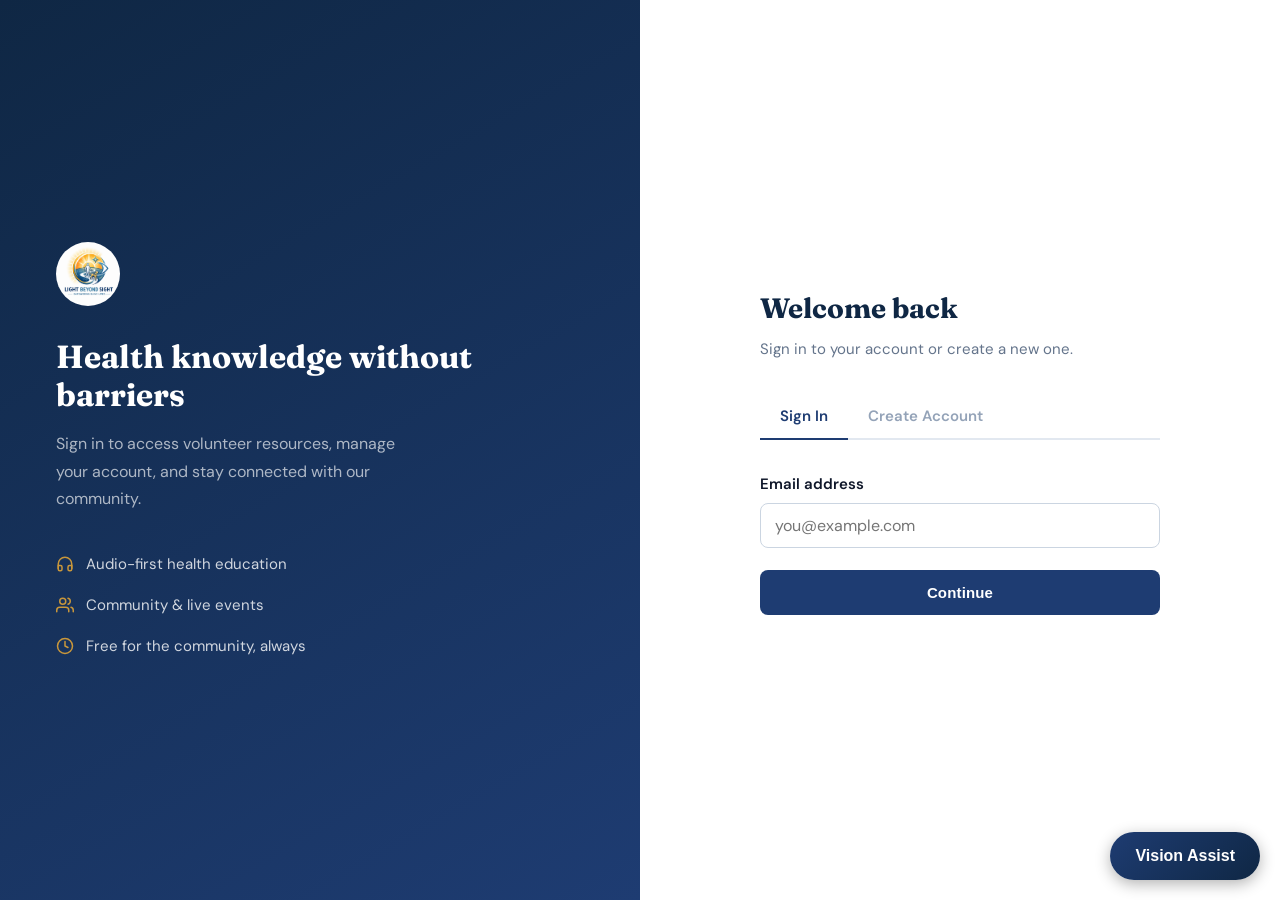
<file: login.html>
<!DOCTYPE html>
<html lang="en">
<head>
    <meta charset="UTF-8">
    <meta name="viewport" content="width=device-width, initial-scale=1.0">
    <title>Sign In — Light Beyond Sight</title>
    <link rel="icon" type="image/png" href="logo.png">
    <link rel="stylesheet" href="styles.css">
</head>
<body class="login-page-body">
    <a href="#main" class="skip-nav">Skip to main content</a>

    <main id="main">
        <div class="login-split">

            <!-- Left: branded panel -->
            <div class="login-brand-panel" aria-hidden="true">
                <img src="logo.png" alt="Light Beyond Sight" class="login-brand-logo-img">
                <h2>Health knowledge without barriers</h2>
                <p>Sign in to access volunteer resources, manage your account, and stay connected with our community.</p>
                <div class="login-brand-features">
                    <div class="login-brand-feature">
                        <svg width="18" height="18" viewBox="0 0 24 24" fill="none" stroke="currentColor" stroke-width="2" stroke-linecap="round" stroke-linejoin="round" aria-hidden="true"><path d="M3 18v-6a9 9 0 0 1 18 0v6"/><path d="M21 19a2 2 0 0 1-2 2h-1a2 2 0 0 1-2-2v-3a2 2 0 0 1 2-2h3z"/><path d="M3 19a2 2 0 0 0 2 2h1a2 2 0 0 0 2-2v-3a2 2 0 0 0-2-2H3z"/></svg>
                        Audio-first health education
                    </div>
                    <div class="login-brand-feature">
                        <svg width="18" height="18" viewBox="0 0 24 24" fill="none" stroke="currentColor" stroke-width="2" stroke-linecap="round" stroke-linejoin="round" aria-hidden="true"><path d="M17 21v-2a4 4 0 0 0-4-4H5a4 4 0 0 0-4 4v2"/><circle cx="9" cy="7" r="4"/><path d="M23 21v-2a4 4 0 0 0-3-3.87"/><path d="M16 3.13a4 4 0 0 1 0 7.75"/></svg>
                        Community &amp; live events
                    </div>
                    <div class="login-brand-feature">
                        <svg width="18" height="18" viewBox="0 0 24 24" fill="none" stroke="currentColor" stroke-width="2" stroke-linecap="round" stroke-linejoin="round" aria-hidden="true"><circle cx="12" cy="12" r="10"/><polyline points="12 6 12 12 16 14"/></svg>
                        Free for the community, always
                    </div>
                </div>
            </div>

            <!-- Right: form panel -->
            <div class="login-form-panel">
                <div class="login-form-inner">

                    <div class="login-form-header">
                        <h2>Welcome back</h2>
                        <p>Sign in to your account or create a new one.</p>
                    </div>

                    <!-- Tabs -->
                    <div class="auth-tabs">
                        <button class="auth-tab-btn active" id="tabSignIn">Sign In</button>
                        <button class="auth-tab-btn" id="tabSignUp">Create Account</button>
                    </div>

                    <!-- ── SIGN-IN FLOW ── -->
                    <div id="signinFlow">

                        <!-- Step 1: Email -->
                        <div class="login-step active" id="stepEmail">
                            <div class="form-group">
                                <label for="siEmail">Email address</label>
                                <input type="email" id="siEmail" autocomplete="email" placeholder="you@example.com">
                            </div>
                            <div class="auth-msg" id="emailMsg"></div>
                            <button class="btn btn-dark btn-full" id="emailNextBtn">Continue</button>
                        </div>

                        <!-- Step 2: Password -->
                        <div class="login-step" id="stepPassword">
                            <button class="step-back-btn" id="passBackBtn">
                                <svg width="14" height="14" viewBox="0 0 24 24" fill="none" stroke="currentColor" stroke-width="2.5" stroke-linecap="round" stroke-linejoin="round" aria-hidden="true"><polyline points="15 18 9 12 15 6"/></svg>
                                Back
                            </button>
                            <div class="login-email-display">
                                <span id="emailDisplay"></span>
                                <button class="login-email-change" id="changeEmailBtn">Change</button>
                            </div>
                            <div class="form-group">
                                <label for="siPassword">Password</label>
                                <div class="password-field-wrap">
                                    <input type="password" id="siPassword" autocomplete="current-password">
                                    <button type="button" class="password-toggle" id="siPassToggle" aria-label="Show/hide password">
                                        <svg id="eyeIconSI" width="18" height="18" viewBox="0 0 24 24" fill="none" stroke="currentColor" stroke-width="2" stroke-linecap="round" stroke-linejoin="round" aria-hidden="true"><path d="M1 12s4-8 11-8 11 8 11 8-4 8-11 8-11-8-11-8z"/><circle cx="12" cy="12" r="3"/></svg>
                                    </button>
                                </div>
                            </div>
                            <div class="remember-row">
                                <label class="remember-check">
                                    <input type="checkbox" id="rememberMe"> Remember me
                                </label>
                                <a href="#" class="forgot-link" id="forgotLink">Forgot password?</a>
                            </div>
                            <div class="auth-msg" id="passMsg"></div>
                            <button class="btn btn-dark btn-full" id="signInBtn">Sign in</button>
                        </div>

                        <!-- Step 3: 2FA code -->
                        <div class="login-step" id="step2FA">
                            <button class="step-back-btn" id="twoFABackBtn">
                                <svg width="14" height="14" viewBox="0 0 24 24" fill="none" stroke="currentColor" stroke-width="2.5" stroke-linecap="round" stroke-linejoin="round" aria-hidden="true"><polyline points="15 18 9 12 15 6"/></svg>
                                Back
                            </button>
                            <p class="login-step-title">Two-step verification</p>
                            <p class="login-step-subtitle">Open your authenticator app and enter the 6-digit code for Light Beyond Sight.</p>
                            <div class="otp-wrap" id="otpWrap">
                                <input type="number" class="otp-digit" maxlength="1" inputmode="numeric" aria-label="Digit 1">
                                <input type="number" class="otp-digit" maxlength="1" inputmode="numeric" aria-label="Digit 2">
                                <input type="number" class="otp-digit" maxlength="1" inputmode="numeric" aria-label="Digit 3">
                                <input type="number" class="otp-digit" maxlength="1" inputmode="numeric" aria-label="Digit 4">
                                <input type="number" class="otp-digit" maxlength="1" inputmode="numeric" aria-label="Digit 5">
                                <input type="number" class="otp-digit" maxlength="1" inputmode="numeric" aria-label="Digit 6">
                            </div>
                            <p class="totp-timer">Code refreshes in <span id="totpCountdown">30</span>s</p>
                            <div class="auth-msg" id="twoFAMsg"></div>
                            <button class="btn btn-dark btn-full" id="verifyTOTPBtn">Verify &amp; Sign in</button>
                        </div>

                        <!-- Step 4: Force password change -->
                        <div class="login-step" id="stepChangePass">
                            <p class="login-step-title">Set a new password</p>
                            <p class="login-step-subtitle">For security, please choose a new admin password before continuing.</p>
                            <div class="form-group">
                                <label for="newPass">New password</label>
                                <div class="password-field-wrap">
                                    <input type="password" id="newPass" minlength="8" autocomplete="new-password">
                                    <button type="button" class="password-toggle" id="newPassToggle" aria-label="Show/hide password">
                                        <svg width="18" height="18" viewBox="0 0 24 24" fill="none" stroke="currentColor" stroke-width="2" stroke-linecap="round" stroke-linejoin="round" aria-hidden="true"><path d="M1 12s4-8 11-8 11 8 11 8-4 8-11 8-11-8-11-8z"/><circle cx="12" cy="12" r="3"/></svg>
                                    </button>
                                </div>
                                <div class="strength-bar"><div class="strength-bar-fill" id="strengthFill"></div></div>
                            </div>
                            <div class="form-group">
                                <label for="confirmPass">Confirm new password</label>
                                <input type="password" id="confirmPass" autocomplete="new-password">
                            </div>
                            <div class="auth-msg" id="changePassMsg"></div>
                            <button class="btn btn-dark btn-full" id="saveNewPassBtn">Set password &amp; continue</button>
                        </div>

                    </div><!-- /signinFlow -->

                    <!-- ── SIGN-UP FLOW ── -->
                    <div id="signupFlow" style="display:none;">
                        <div class="form-group">
                            <label for="suName">Full name</label>
                            <input type="text" id="suName" autocomplete="name" placeholder="Jane Smith">
                        </div>
                        <div class="form-group">
                            <label for="suEmail">Email address</label>
                            <input type="email" id="suEmail" autocomplete="email" placeholder="you@example.com">
                        </div>
                        <div class="form-group">
                            <label for="suPass">Password</label>
                            <div class="password-field-wrap">
                                <input type="password" id="suPass" minlength="8" autocomplete="new-password">
                                <button type="button" class="password-toggle" id="suPassToggle" aria-label="Show/hide password">
                                    <svg width="18" height="18" viewBox="0 0 24 24" fill="none" stroke="currentColor" stroke-width="2" stroke-linecap="round" stroke-linejoin="round" aria-hidden="true"><path d="M1 12s4-8 11-8 11 8 11 8-4 8-11 8-11-8-11-8z"/><circle cx="12" cy="12" r="3"/></svg>
                                </button>
                            </div>
                        </div>
                        <div class="form-group">
                            <label for="suConfirm">Confirm password</label>
                            <input type="password" id="suConfirm" autocomplete="new-password">
                        </div>
                        <div class="auth-msg" id="signupMsg"></div>
                        <button class="btn btn-dark btn-full" id="signUpBtn">Create account</button>
                    </div><!-- /signupFlow -->

                </div><!-- /login-form-inner -->
            </div><!-- /login-form-panel -->

        </div><!-- /login-split -->
    </main>

    <script src="main.js"></script>
    <script src="vision-assist.js"></script>
    <script src="donate.js"></script>
    <script>
    (function () {
        // Already logged in? Redirect.
        if (window.LBSAuth && window.LBSAuth.getUser()) {
            window.location.href = window.LBSAuth.isAdmin() ? 'admin.html' : 'index.html';
            return;
        }

        /* ── helpers ── */
        function showMsg(id, text, type) {
            var el = document.getElementById(id);
            if (!el) return;
            el.textContent = text;
            el.className   = 'auth-msg ' + (type || 'error');
        }

        function clearMsg(id) {
            var el = document.getElementById(id);
            if (el) { el.textContent = ''; el.className = 'auth-msg'; }
        }

        function showStep(id) {
            document.querySelectorAll('.login-step').forEach(function (s) {
                s.classList.remove('active');
            });
            var el = document.getElementById(id);
            if (el) { el.classList.add('active'); el.querySelector('input') && el.querySelector('input').focus(); }
        }

        function togglePass(inputId, btn) {
            var inp = document.getElementById(inputId);
            if (!inp) return;
            var showing = inp.type === 'text';
            inp.type = showing ? 'password' : 'text';
            btn.querySelector('svg').style.opacity = showing ? '1' : '0.5';
        }

        /* ── tab switching ── */
        var tabSI = document.getElementById('tabSignIn');
        var tabSU = document.getElementById('tabSignUp');
        var siFlow = document.getElementById('signinFlow');
        var suFlow = document.getElementById('signupFlow');

        function activateTab(which) {
            tabSI.classList.toggle('active', which === 'in');
            tabSU.classList.toggle('active', which === 'up');
            siFlow.style.display = which === 'in' ? 'block' : 'none';
            suFlow.style.display = which === 'up' ? 'block' : 'none';
        }

        tabSI.addEventListener('click', function () { activateTab('in'); });
        tabSU.addEventListener('click', function () { activateTab('up'); });

        /* ── step tracking ── */
        var pendingEmail    = '';
        var pendingRemember = false;
        var pendingTOTPSecret = null;

        /* ── Step 1: Email ── */
        document.getElementById('emailNextBtn').addEventListener('click', function () {
            clearMsg('emailMsg');
            var email = document.getElementById('siEmail').value.trim();
            if (!email || !/^[^\s@]+@[^\s@]+\.[^\s@]+$/.test(email)) {
                showMsg('emailMsg', 'Please enter a valid email address.', 'error');
                return;
            }
            pendingEmail = email;
            document.getElementById('emailDisplay').textContent = email;
            showStep('stepPassword');
        });

        document.getElementById('siEmail').addEventListener('keydown', function (e) {
            if (e.key === 'Enter') document.getElementById('emailNextBtn').click();
        });

        /* ── Back / change email ── */
        document.getElementById('passBackBtn').addEventListener('click', function () { showStep('stepEmail'); });
        document.getElementById('changeEmailBtn').addEventListener('click', function () { showStep('stepEmail'); });
        document.getElementById('twoFABackBtn').addEventListener('click', function () { showStep('stepPassword'); });

        /* ── Password show/hide ── */
        document.getElementById('siPassToggle').addEventListener('click', function () {
            togglePass('siPassword', this);
        });
        document.getElementById('newPassToggle').addEventListener('click', function () {
            togglePass('newPass', this);
        });
        document.getElementById('suPassToggle').addEventListener('click', function () {
            togglePass('suPass', this);
        });

        /* ── Forgot password ── */
        document.getElementById('forgotLink').addEventListener('click', function (e) {
            e.preventDefault();
            showMsg('passMsg', 'Please contact info@lightbeyondsight.org to reset your password.', 'info');
        });

        /* ── Step 2: Sign in ── */
        document.getElementById('signInBtn').addEventListener('click', function () {
            clearMsg('passMsg');
            var password = document.getElementById('siPassword').value;
            pendingRemember = document.getElementById('rememberMe').checked;

            if (!password) {
                showMsg('passMsg', 'Please enter your password.', 'error');
                return;
            }

            var result = window.LBSAuth.checkCredentials(pendingEmail, password);

            if (!result.valid) {
                showMsg('passMsg', 'Incorrect email or password. Please try again.', 'error');
                return;
            }

            if (result.needsPasswordChange) {
                showStep('stepChangePass');
                return;
            }

            if (result.needsTOTP) {
                pendingTOTPSecret = result.totpSecret;
                showStep('step2FA');
                startTOTPCountdown();
                return;
            }

            // All good — create session
            window.LBSAuth.createSession('admin', pendingEmail, pendingRemember);
            window.location.href = 'admin.html';
        });

        document.getElementById('siPassword').addEventListener('keydown', function (e) {
            if (e.key === 'Enter') document.getElementById('signInBtn').click();
        });

        /* ── Step 3: 2FA OTP ── */
        var digits = document.querySelectorAll('.otp-digit');
        digits.forEach(function (inp, i) {
            inp.addEventListener('input', function () {
                var v = inp.value.replace(/[^0-9]/g, '');
                inp.value = v.slice(-1);
                if (v && i < digits.length - 1) digits[i + 1].focus();
            });
            inp.addEventListener('keydown', function (e) {
                if (e.key === 'Backspace' && !inp.value && i > 0) digits[i - 1].focus();
                if (e.key === 'Enter') document.getElementById('verifyTOTPBtn').click();
            });
            inp.addEventListener('paste', function (e) {
                e.preventDefault();
                var text = (e.clipboardData || window.clipboardData).getData('text').replace(/[^0-9]/g, '');
                text.split('').slice(0, 6).forEach(function (ch, j) {
                    if (digits[j]) digits[j].value = ch;
                });
                var last = Math.min(text.length, 5);
                digits[last].focus();
            });
        });

        var countdownInterval;
        function startTOTPCountdown() {
            clearInterval(countdownInterval);
            function tick() {
                var rem = 30 - (Math.floor(Date.now() / 1000) % 30);
                var el  = document.getElementById('totpCountdown');
                if (el) el.textContent = rem;
            }
            tick();
            countdownInterval = setInterval(tick, 1000);
        }

        document.getElementById('verifyTOTPBtn').addEventListener('click', async function () {
            clearMsg('twoFAMsg');
            var code = Array.from(digits).map(function (d) { return d.value; }).join('');
            if (code.length < 6) {
                showMsg('twoFAMsg', 'Please enter all 6 digits.', 'error');
                return;
            }
            var btn = this;
            btn.disabled    = true;
            btn.textContent = 'Verifying…';

            var ok = await window.LBSTOTP.verify(pendingTOTPSecret, code);
            btn.disabled    = false;
            btn.textContent = 'Verify & Sign in';

            if (!ok) {
                showMsg('twoFAMsg', 'Incorrect code. Check your authenticator app and try again.', 'error');
                digits.forEach(function (d) { d.value = ''; });
                digits[0].focus();
                return;
            }

            clearInterval(countdownInterval);
            window.LBSAuth.createSession('admin', pendingEmail, pendingRemember);
            window.location.href = 'admin.html';
        });

        /* ── Step 4: Force password change ── */
        document.getElementById('newPass').addEventListener('input', function () {
            var val = this.value;
            var score = 0;
            if (val.length >= 8)  score++;
            if (/[A-Z]/.test(val)) score++;
            if (/[0-9]/.test(val)) score++;
            if (/[^A-Za-z0-9]/.test(val)) score++;
            var fill   = document.getElementById('strengthFill');
            var colors = ['#ef4444', '#f97316', '#eab308', '#22c55e'];
            fill.style.width      = (score * 25) + '%';
            fill.style.background = colors[score - 1] || '#e2e8f0';
        });

        document.getElementById('saveNewPassBtn').addEventListener('click', function () {
            clearMsg('changePassMsg');
            var np = document.getElementById('newPass').value;
            var cp = document.getElementById('confirmPass').value;

            if (np.length < 8) {
                showMsg('changePassMsg', 'Password must be at least 8 characters.', 'error');
                return;
            }
            if (np !== cp) {
                showMsg('changePassMsg', 'Passwords do not match.', 'error');
                return;
            }

            window.LBSAuth.changePassword(np);
            window.LBSAuth.createSession('admin', pendingEmail, pendingRemember);
            showMsg('changePassMsg', 'Password saved. Redirecting to dashboard…', 'success');
            setTimeout(function () { window.location.href = 'admin.html'; }, 900);
        });

        /* ── Sign up ── */
        document.getElementById('signUpBtn').addEventListener('click', function () {
            clearMsg('signupMsg');
            var name    = document.getElementById('suName').value.trim();
            var email   = document.getElementById('suEmail').value.trim();
            var pass    = document.getElementById('suPass').value;
            var confirm = document.getElementById('suConfirm').value;

            if (!name || !email || !pass) {
                showMsg('signupMsg', 'Please fill in all required fields.', 'error');
                return;
            }
            if (!/^[^\s@]+@[^\s@]+\.[^\s@]+$/.test(email)) {
                showMsg('signupMsg', 'Please enter a valid email address.', 'error');
                return;
            }
            if (pass.length < 8) {
                showMsg('signupMsg', 'Password must be at least 8 characters.', 'error');
                return;
            }
            if (pass !== confirm) {
                showMsg('signupMsg', 'Passwords do not match.', 'error');
                return;
            }

            window.LBSAuth.signup(name, email);
            showMsg('signupMsg', 'Account created! Redirecting…', 'success');
            setTimeout(function () { window.location.href = 'index.html'; }, 900);
        });

    })();
    </script>
</body>
</html>
</file>
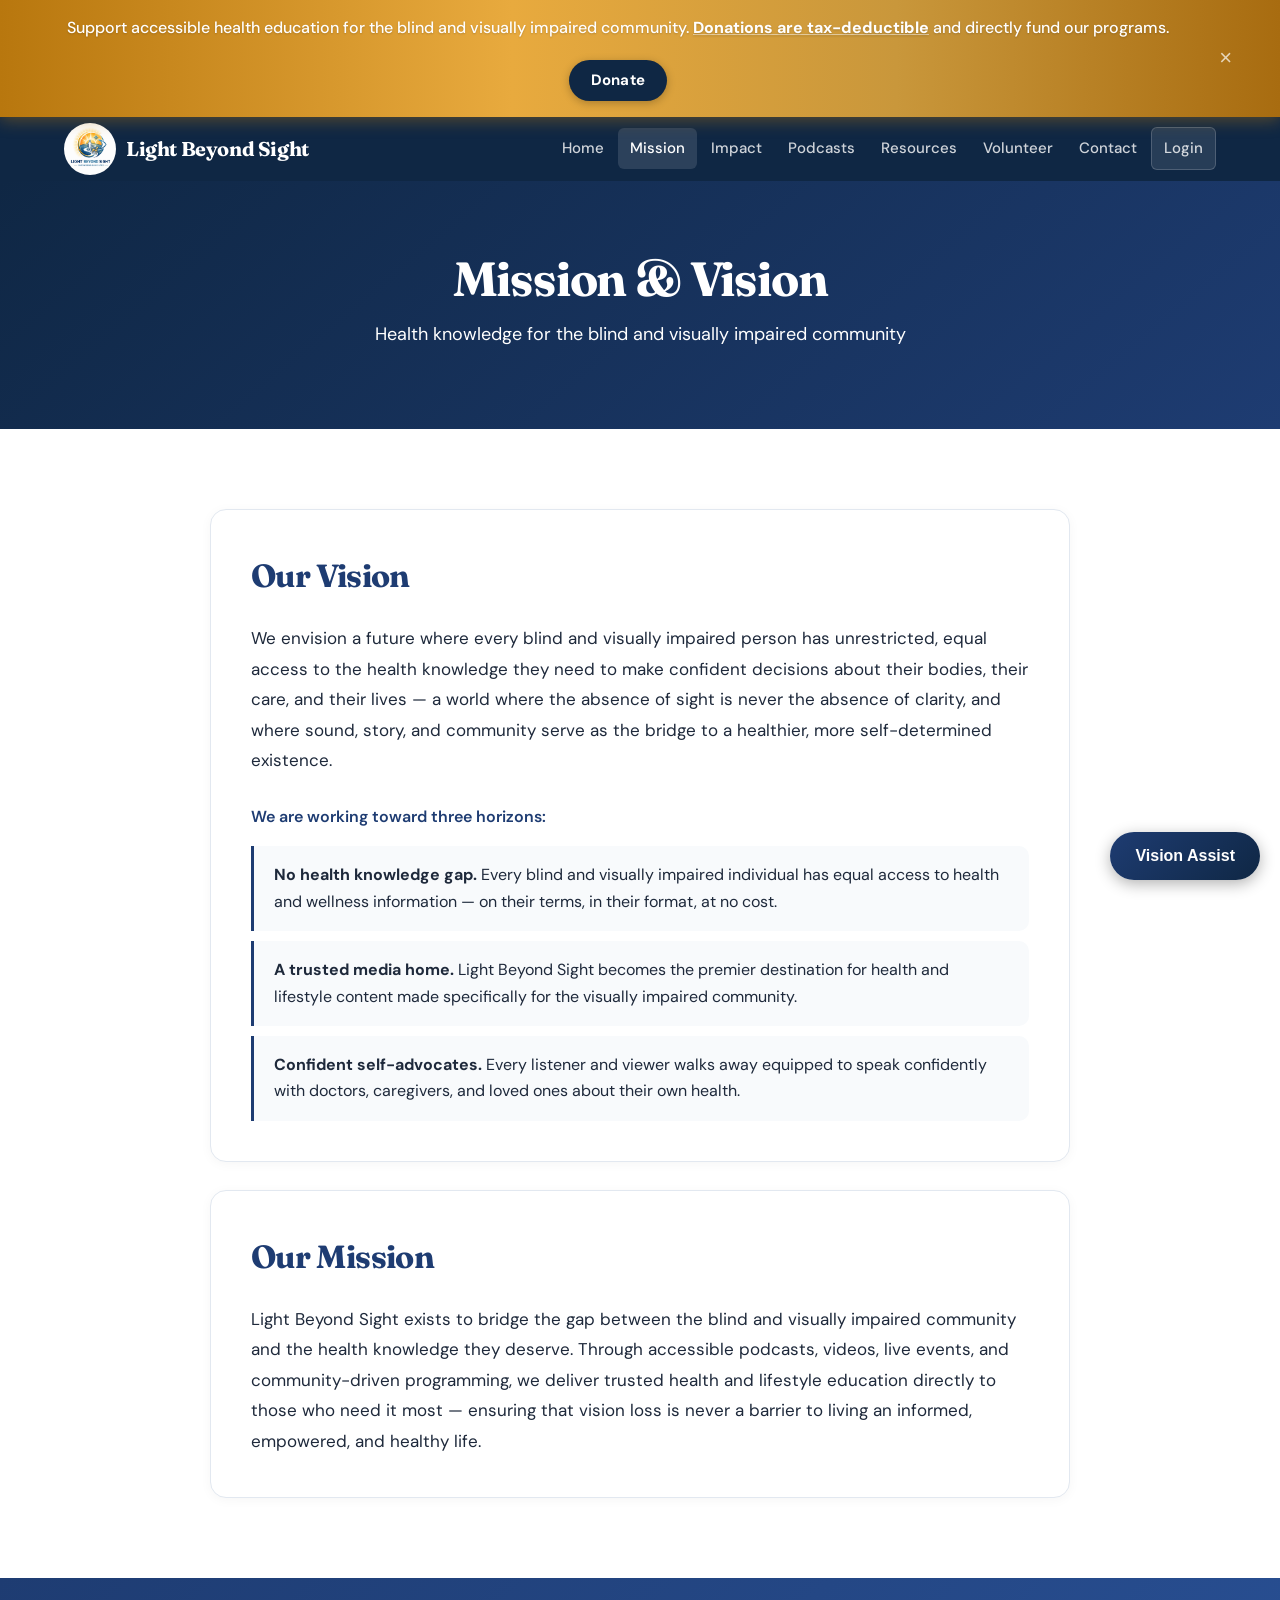
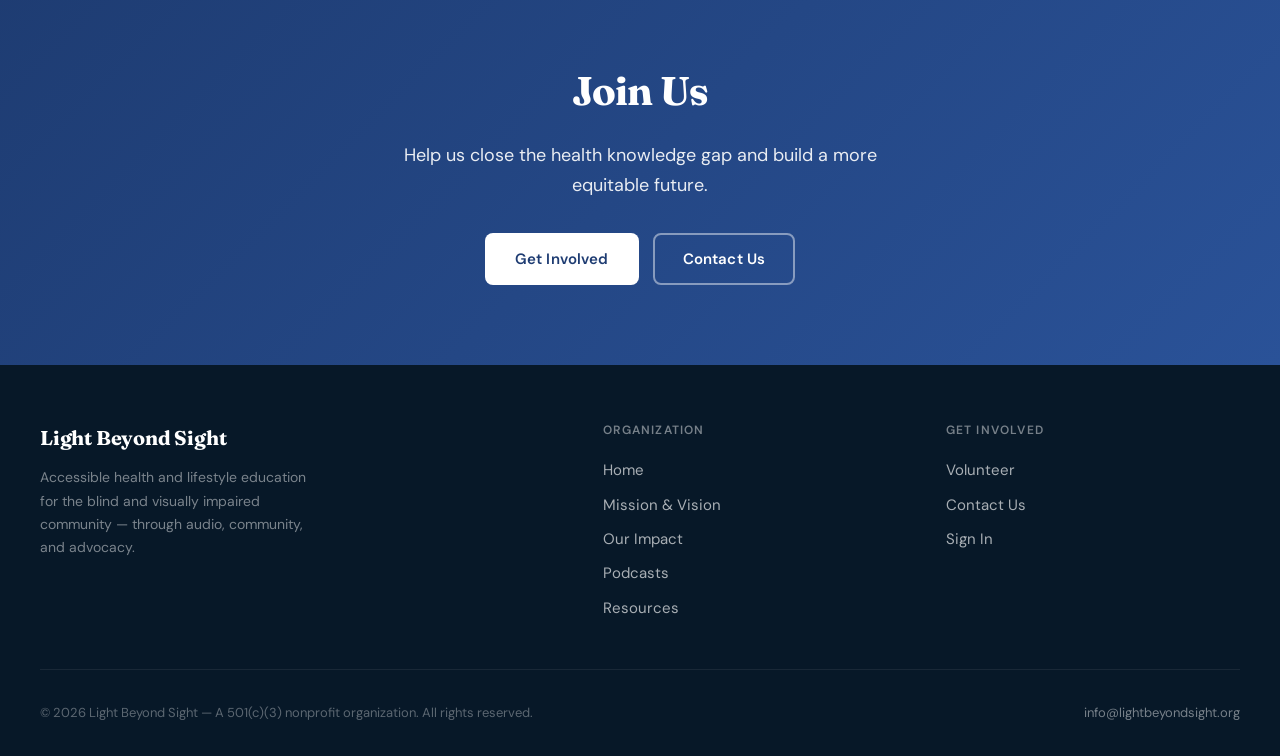
<file: mission.html>
<!DOCTYPE html>
<html lang="en">
<head>
    <meta charset="UTF-8">
    <meta name="viewport" content="width=device-width, initial-scale=1.0">
    <title>Mission &amp; Vision — Light Beyond Sight</title>
    <link rel="icon" type="image/png" href="logo.png">
    <link rel="stylesheet" href="styles.css">
</head>
<body>
    <a href="#main" class="skip-nav">Skip to main content</a>

    <div class="donation-banner" id="donationBanner">
        <div class="donation-banner-inner">
            <p>Support accessible health education for the blind and visually impaired community. <strong>Donations are tax-deductible</strong> and directly fund our programs.</p>
            <a href="contact.html" class="donation-banner-link">Donate</a>
            <button class="donation-banner-close" id="donationBannerClose" aria-label="Dismiss donation banner">&times;</button>
        </div>
    </div>

    <header>
        <nav class="navbar">
            <div class="nav-container">
                <div class="logo"><a href="index.html"><div class="nav-logo-circle"><img src="logo.png" alt="" class="nav-logo-img" width="52" height="52"></div><span class="nav-logo-text">Light Beyond Sight</span></a></div>
                <button class="nav-toggle" aria-label="Open navigation" aria-expanded="false" aria-controls="navMenu">
                    <span class="hamburger-line"></span>
                    <span class="hamburger-line"></span>
                    <span class="hamburger-line"></span>
                </button>
                <ul class="nav-menu" id="navMenu">
                    <li><a href="index.html">Home</a></li>
                    <li><a href="mission.html" class="active">Mission</a></li>
                    <li><a href="impact.html">Impact</a></li>
                    <li><a href="podcasts.html">Podcasts</a></li>
                    <li><a href="resources.html">Resources</a></li>
                    <li><a href="volunteer.html">Volunteer</a></li>
                    <li><a href="contact.html">Contact</a></li>
                    <li><a href="login.html" class="nav-login">Login</a></li>
                </ul>
            </div>
        </nav>
    </header>

    <main id="main">
        <section class="page-header">
            <div class="container">
                <h1 class="reveal">Mission &amp; Vision</h1>
                <p class="subtitle reveal reveal-delay-1">Health knowledge for the blind and visually impaired community</p>
            </div>
        </section>

        <section class="content-section">
            <div class="container">
                <div class="mission-content">
                    <div class="mission-card reveal">
                        <h2>Our Vision</h2>
                        <p>We envision a future where every blind and visually impaired person has unrestricted, equal access to the health knowledge they need to make confident decisions about their bodies, their care, and their lives — a world where the absence of sight is never the absence of clarity, and where sound, story, and community serve as the bridge to a healthier, more self-determined existence.</p>
                        <h3 class="horizons-heading">We are working toward three horizons:</h3>
                        <ul class="horizons-list">
                            <li>
                                <strong>No health knowledge gap.</strong> Every blind and visually impaired individual has equal access to health and wellness information — on their terms, in their format, at no cost.
                            </li>
                            <li>
                                <strong>A trusted media home.</strong> Light Beyond Sight becomes the premier destination for health and lifestyle content made specifically for the visually impaired community.
                            </li>
                            <li>
                                <strong>Confident self-advocates.</strong> Every listener and viewer walks away equipped to speak confidently with doctors, caregivers, and loved ones about their own health.
                            </li>
                        </ul>
                    </div>

                    <div class="mission-card reveal">
                        <h2>Our Mission</h2>
                        <p>Light Beyond Sight exists to bridge the gap between the blind and visually impaired community and the health knowledge they deserve. Through accessible podcasts, videos, live events, and community-driven programming, we deliver trusted health and lifestyle education directly to those who need it most — ensuring that vision loss is never a barrier to living an informed, empowered, and healthy life.</p>
                    </div>
                </div>
            </div>
        </section>

        <section class="cta-section">
            <div class="container">
                <h2>Join Us</h2>
                <p>Help us close the health knowledge gap and build a more equitable future.</p>
                <div class="cta-buttons">
                    <a href="volunteer.html" class="btn btn-primary">Get Involved</a>
                    <a href="contact.html" class="btn btn-secondary">Contact Us</a>
                </div>
            </div>
        </section>
    </main>

    <footer>
        <div class="footer-inner">
            <div class="footer-brand">
                <h2>Light Beyond Sight</h2>
                <p>Accessible health and lifestyle education for the blind and visually impaired community — through audio, community, and advocacy.</p>
            </div>
            <div class="footer-col">
                <h3>Organization</h3>
                <ul>
                    <li><a href="index.html">Home</a></li>
                    <li><a href="mission.html">Mission &amp; Vision</a></li>
                    <li><a href="impact.html">Our Impact</a></li>
                    <li><a href="podcasts.html">Podcasts</a></li>
                    <li><a href="resources.html">Resources</a></li>
                </ul>
            </div>
            <div class="footer-col">
                <h3>Get Involved</h3>
                <ul>
                    <li><a href="volunteer.html">Volunteer</a></li>
                    <li><a href="contact.html">Contact Us</a></li>
                    <li><a href="login.html">Sign In</a></li>
                </ul>
            </div>
        </div>
        <div class="footer-bottom">
            <p>&copy; 2026 Light Beyond Sight &mdash; A 501(c)(3) nonprofit organization. All rights reserved.</p>
            <a href="mailto:info@lightbeyondsight.org">info@lightbeyondsight.org</a>
        </div>
    </footer>

    <script src="main.js"></script>
    <script src="vision-assist.js"></script>
    <script src="donate.js"></script>
</body>
</html>
</file>
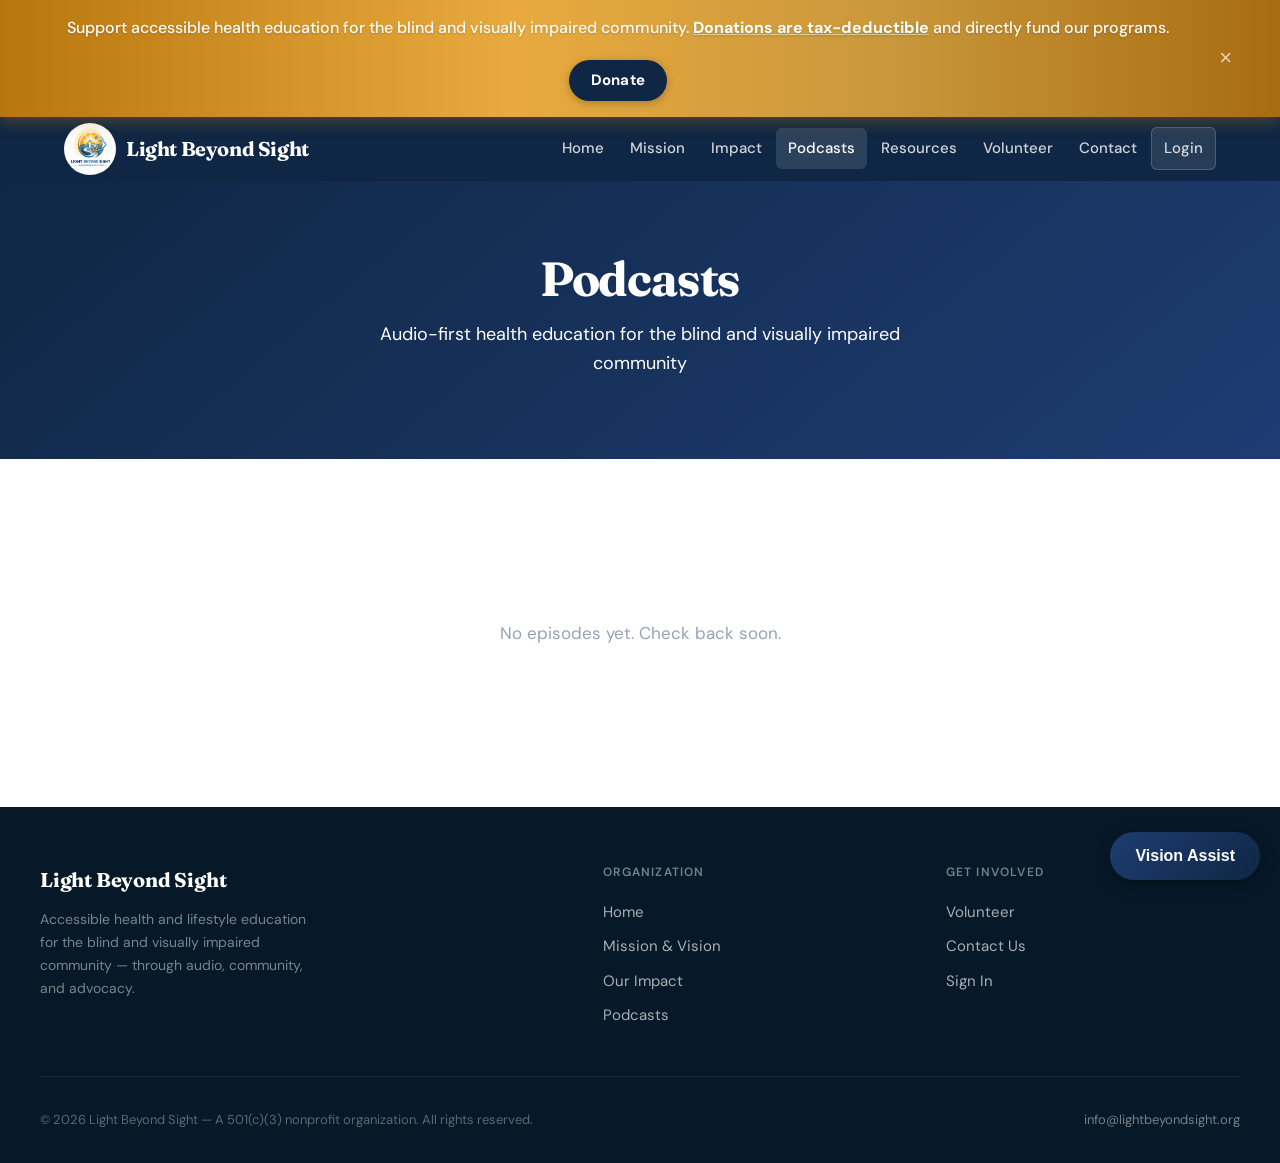
<file: podcasts.html>
<!DOCTYPE html>
<html lang="en">
<head>
    <meta charset="UTF-8">
    <meta name="viewport" content="width=device-width, initial-scale=1.0">
    <title>Podcasts — Light Beyond Sight</title>
    <link rel="icon" type="image/png" href="logo.png">
    <link rel="stylesheet" href="styles.css">
</head>
<body>
    <a href="#main" class="skip-nav">Skip to main content</a>

    <div class="donation-banner" id="donationBanner">
        <div class="donation-banner-inner">
            <p>Support accessible health education for the blind and visually impaired community. <strong>Donations are tax-deductible</strong> and directly fund our programs.</p>
            <a href="contact.html" class="donation-banner-link">Donate</a>
            <button class="donation-banner-close" id="donationBannerClose" aria-label="Dismiss donation banner">&times;</button>
        </div>
    </div>

    <header>
        <nav class="navbar">
            <div class="nav-container">
                <div class="logo"><a href="index.html"><div class="nav-logo-circle"><img src="logo.png" alt="" class="nav-logo-img" width="52" height="52"></div><span class="nav-logo-text">Light Beyond Sight</span></a></div>
                <button class="nav-toggle" aria-label="Open navigation" aria-expanded="false" aria-controls="navMenu">
                    <span class="hamburger-line"></span>
                    <span class="hamburger-line"></span>
                    <span class="hamburger-line"></span>
                </button>
                <ul class="nav-menu" id="navMenu">
                    <li><a href="index.html">Home</a></li>
                    <li><a href="mission.html">Mission</a></li>
                    <li><a href="impact.html">Impact</a></li>
                    <li><a href="podcasts.html" class="active">Podcasts</a></li>
                    <li><a href="resources.html">Resources</a></li>
                    <li><a href="volunteer.html">Volunteer</a></li>
                    <li><a href="contact.html">Contact</a></li>
                    <li><a href="login.html" class="nav-login">Login</a></li>
                </ul>
            </div>
        </nav>
    </header>

    <main id="main">
        <section class="page-header">
            <div class="container">
                <h1 class="reveal">Podcasts</h1>
                <p class="subtitle reveal reveal-delay-1">Audio-first health education for the blind and visually impaired community</p>
            </div>
        </section>

        <section class="podcasts-section">
            <div class="container">

                <!-- Admin: Add Episode button (shown only when logged in as admin) -->
                <div class="admin-bar" id="podcastAdminBar" style="display:none;">
                    <button class="btn btn-dark" id="addEpisodeBtn">+ Add Episode</button>
                </div>

                <!-- Admin: Create Episode form (hidden by default) -->
                <div class="admin-form" id="addEpisodeForm" style="display:none;">
                    <h3>Add a Podcast Episode</h3>
                    <form id="episodeForm" novalidate>
                        <div class="form-row">
                            <div class="form-group">
                                <label for="epDate">Publish Date *</label>
                                <input type="date" id="epDate" required>
                            </div>
                            <div class="form-group">
                                <label for="epNumber">Episode Number</label>
                                <input type="text" id="epNumber" placeholder="e.g. Ep. 12">
                            </div>
                        </div>
                        <div class="form-group">
                            <label for="epTitle">Title *</label>
                            <input type="text" id="epTitle" placeholder="Episode title" required>
                        </div>
                        <div class="form-group">
                            <label for="epDescription">Description *</label>
                            <textarea id="epDescription" rows="4" placeholder="Episode summary..." required></textarea>
                        </div>
                        <div class="form-row">
                            <div class="form-group">
                                <label for="epDuration">Duration</label>
                                <input type="text" id="epDuration" placeholder="e.g. 28 min">
                            </div>
                            <div class="form-group">
                                <label for="epLink">Listen Link</label>
                                <input type="text" id="epLink" placeholder="e.g. https://...">
                            </div>
                        </div>
                        <div class="cta-buttons" style="justify-content:flex-start; gap:0.75rem; margin-top:0.5rem;">
                            <button type="submit" class="btn btn-dark">Publish Episode</button>
                            <button type="button" class="btn btn-outline" id="cancelEpisodeBtn">Cancel</button>
                        </div>
                    </form>
                </div>

                <!-- Episodes rendered here by JS -->
                <div class="podcast-grid" id="podcastGrid" style="display:none;"></div>
                <div class="podcasts-empty" id="podcastsEmpty" style="display:none;">
                    <p>No episodes yet. Check back soon.</p>
                </div>

            </div>
        </section>
    </main>

    <footer>
        <div class="footer-inner">
            <div class="footer-brand">
                <h2>Light Beyond Sight</h2>
                <p>Accessible health and lifestyle education for the blind and visually impaired community — through audio, community, and advocacy.</p>
            </div>
            <div class="footer-col">
                <h3>Organization</h3>
                <ul>
                    <li><a href="index.html">Home</a></li>
                    <li><a href="mission.html">Mission &amp; Vision</a></li>
                    <li><a href="impact.html">Our Impact</a></li>
                    <li><a href="podcasts.html">Podcasts</a></li>
                </ul>
            </div>
            <div class="footer-col">
                <h3>Get Involved</h3>
                <ul>
                    <li><a href="volunteer.html">Volunteer</a></li>
                    <li><a href="contact.html">Contact Us</a></li>
                    <li><a href="login.html">Sign In</a></li>
                </ul>
            </div>
        </div>
        <div class="footer-bottom">
            <p>&copy; 2026 Light Beyond Sight &mdash; A 501(c)(3) nonprofit organization. All rights reserved.</p>
            <a href="mailto:info@lightbeyondsight.org">info@lightbeyondsight.org</a>
        </div>
    </footer>

    <script src="main.js"></script>
    <script src="vision-assist.js"></script>
    <script src="donate.js"></script>
    <script>
    (function () {
        var isAdmin = window.LBSAuth && window.LBSAuth.isAdmin();

        if (isAdmin) {
            document.getElementById('podcastAdminBar').style.display = 'flex';
        }

        function esc(str) {
            var d = document.createElement('div');
            d.textContent = String(str);
            return d.innerHTML;
        }

        function fmtDate(str) {
            try {
                var d = new Date(str + 'T00:00:00');
                return d.toLocaleDateString('en-US', { year: 'numeric', month: 'long', day: 'numeric' });
            } catch (e) { return str; }
        }

        function renderEpisodes() {
            var episodes = window.LBSPodcasts ? window.LBSPodcasts.get() : [];
            var grid  = document.getElementById('podcastGrid');
            var empty = document.getElementById('podcastsEmpty');

            if (!episodes.length) {
                grid.style.display = 'none';
                empty.style.display = 'block';
                return;
            }

            empty.style.display = 'none';
            grid.style.display  = 'grid';

            grid.innerHTML = episodes.map(function (ep) {
                var deleteBtn = isAdmin
                    ? '<button class="news-delete-btn" data-id="' + ep.id + '">Remove</button>'
                    : '';
                var episodeNum = ep.number
                    ? '<span class="podcast-ep-number">' + esc(ep.number) + '</span>'
                    : '';
                var duration = ep.duration
                    ? '<span class="podcast-duration">' + esc(ep.duration) + '</span>'
                    : '';
                var listenLink = ep.link
                    ? '<a href="' + esc(ep.link) + '" class="news-link" target="_blank" rel="noopener">Listen now</a>'
                    : '';
                return '<article class="podcast-card">' +
                    '<div class="news-card-meta">' +
                        '<span class="news-tag news-tag--news">Podcast</span>' +
                        episodeNum +
                        '<time datetime="' + esc(ep.date) + '">' + fmtDate(ep.date) + '</time>' +
                        duration +
                        deleteBtn +
                    '</div>' +
                    '<h3>' + esc(ep.title) + '</h3>' +
                    '<p>' + esc(ep.description) + '</p>' +
                    listenLink +
                '</article>';
            }).join('');

            if (isAdmin) {
                grid.querySelectorAll('.news-delete-btn').forEach(function (btn) {
                    btn.addEventListener('click', function () {
                        if (confirm('Remove this episode?')) {
                            window.LBSPodcasts.remove(btn.dataset.id);
                            renderEpisodes();
                        }
                    });
                });
            }
        }

        var addEpisodeBtn    = document.getElementById('addEpisodeBtn');
        var addEpisodeForm   = document.getElementById('addEpisodeForm');
        var cancelEpisodeBtn = document.getElementById('cancelEpisodeBtn');

        if (addEpisodeBtn) {
            addEpisodeBtn.addEventListener('click', function () {
                addEpisodeForm.style.display = addEpisodeForm.style.display === 'none' ? 'block' : 'none';
                if (addEpisodeForm.style.display === 'block') addEpisodeBtn.textContent = '— Close';
                else addEpisodeBtn.textContent = '+ Add Episode';
            });
        }

        if (cancelEpisodeBtn) {
            cancelEpisodeBtn.addEventListener('click', function () {
                addEpisodeForm.style.display = 'none';
                if (addEpisodeBtn) addEpisodeBtn.textContent = '+ Add Episode';
            });
        }

        var episodeForm = document.getElementById('episodeForm');
        if (episodeForm) {
            episodeForm.addEventListener('submit', function (e) {
                e.preventDefault();
                window.LBSPodcasts.add({
                    date:        document.getElementById('epDate').value,
                    number:      document.getElementById('epNumber').value,
                    title:       document.getElementById('epTitle').value,
                    description: document.getElementById('epDescription').value,
                    duration:    document.getElementById('epDuration').value,
                    link:        document.getElementById('epLink').value
                });
                episodeForm.reset();
                addEpisodeForm.style.display = 'none';
                if (addEpisodeBtn) addEpisodeBtn.textContent = '+ Add Episode';
                renderEpisodes();
            });
        }

        renderEpisodes();
    })();
    </script>
</body>
</html>
</file>
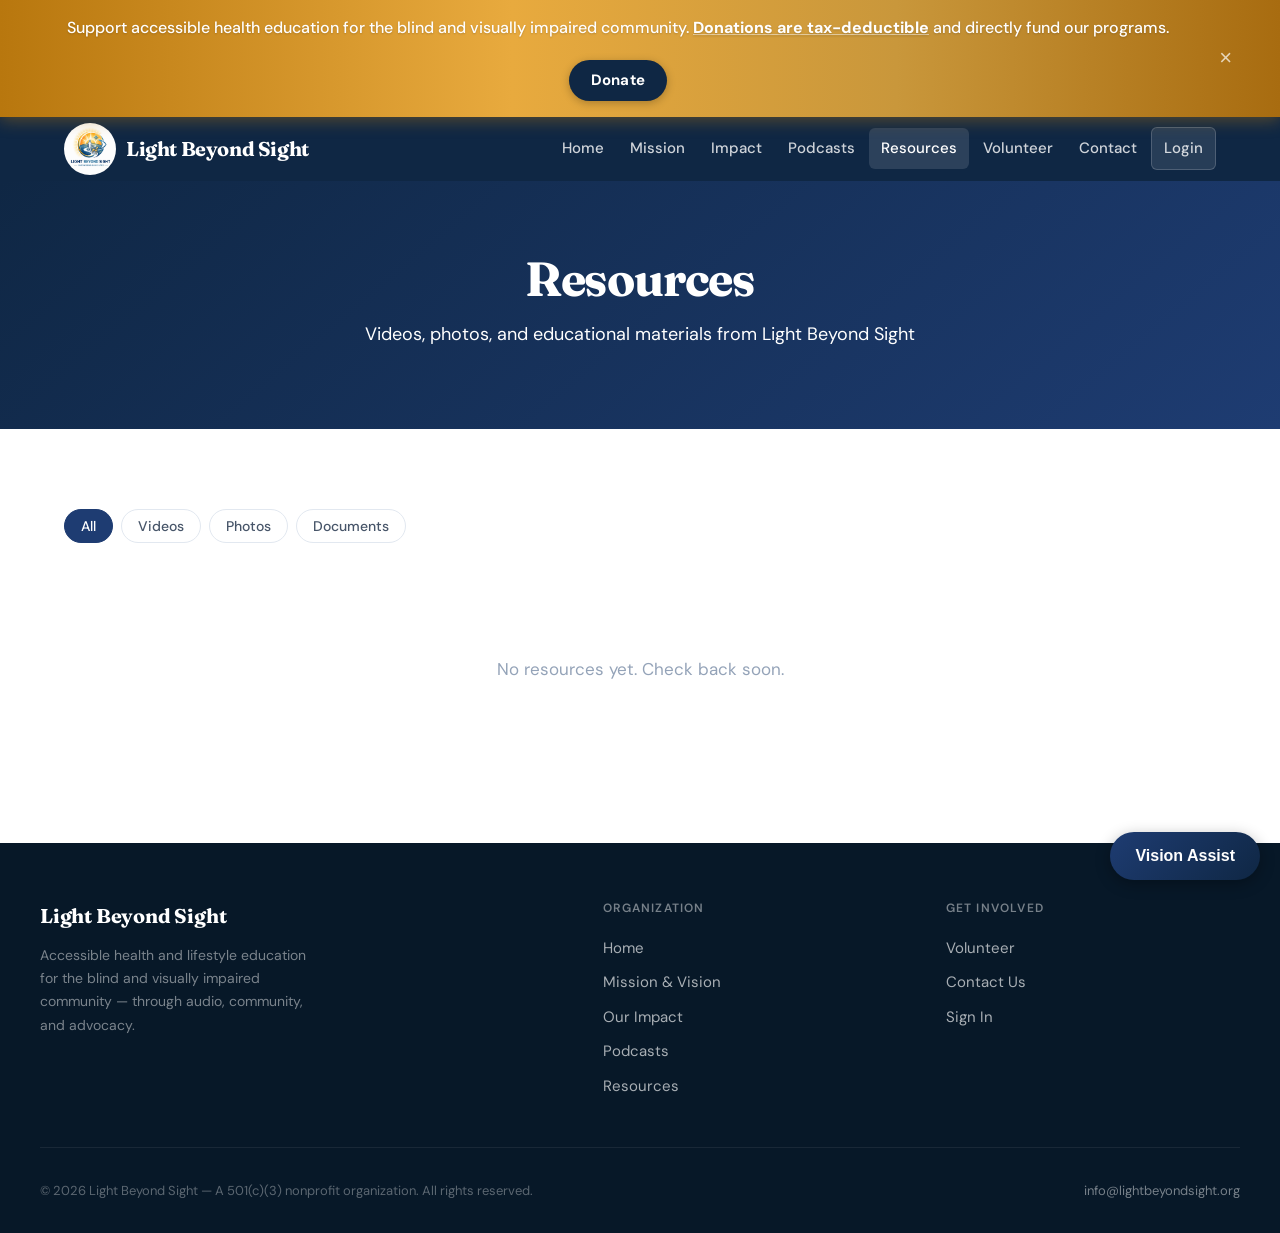
<file: resources.html>
<!DOCTYPE html>
<html lang="en">
<head>
    <meta charset="UTF-8">
    <meta name="viewport" content="width=device-width, initial-scale=1.0">
    <title>Resources — Light Beyond Sight</title>
    <link rel="icon" type="image/png" href="logo.png">
    <link rel="stylesheet" href="styles.css">
</head>
<body>
    <a href="#main" class="skip-nav">Skip to main content</a>

    <div class="donation-banner" id="donationBanner">
        <div class="donation-banner-inner">
            <p>Support accessible health education for the blind and visually impaired community. <strong>Donations are tax-deductible</strong> and directly fund our programs.</p>
            <a href="contact.html" class="donation-banner-link">Donate</a>
            <button class="donation-banner-close" id="donationBannerClose" aria-label="Dismiss donation banner">&times;</button>
        </div>
    </div>

    <header>
        <nav class="navbar">
            <div class="nav-container">
                <div class="logo"><a href="index.html"><div class="nav-logo-circle"><img src="logo.png" alt="" class="nav-logo-img" width="52" height="52"></div><span class="nav-logo-text">Light Beyond Sight</span></a></div>
                <button class="nav-toggle" aria-label="Open navigation" aria-expanded="false" aria-controls="navMenu">
                    <span class="hamburger-line"></span>
                    <span class="hamburger-line"></span>
                    <span class="hamburger-line"></span>
                </button>
                <ul class="nav-menu" id="navMenu">
                    <li><a href="index.html">Home</a></li>
                    <li><a href="mission.html">Mission</a></li>
                    <li><a href="impact.html">Impact</a></li>
                    <li><a href="podcasts.html">Podcasts</a></li>
                    <li><a href="resources.html" class="active">Resources</a></li>
                    <li><a href="volunteer.html">Volunteer</a></li>
                    <li><a href="contact.html">Contact</a></li>
                    <li><a href="login.html" class="nav-login">Login</a></li>
                </ul>
            </div>
        </nav>
    </header>

    <main id="main">
        <section class="page-header">
            <div class="container">
                <h1 class="reveal">Resources</h1>
                <p class="subtitle reveal reveal-delay-1">Videos, photos, and educational materials from Light Beyond Sight</p>
            </div>
        </section>

        <section class="resources-section">
            <div class="container">

                <!-- Admin bar (shown only when logged in as admin) -->
                <div class="admin-bar" id="resAdminBar" style="display:none;">
                    <a href="admin.html#resources" class="btn btn-dark">Manage in Dashboard</a>
                </div>

                <!-- Type filters -->
                <div class="resources-filters" id="resFilters">
                    <button class="filter-btn active" data-filter="all">All</button>
                    <button class="filter-btn" data-filter="video">Videos</button>
                    <button class="filter-btn" data-filter="photo">Photos</button>
                    <button class="filter-btn" data-filter="document">Documents</button>
                </div>

                <!-- Grid populated by JS -->
                <div class="resources-grid" id="resourcesGrid"></div>
                <div class="resources-empty" id="resourcesEmpty" style="display:none;">
                    <p>No resources yet. Check back soon.</p>
                </div>

            </div>
        </section>
    </main>

    <footer>
        <div class="footer-inner">
            <div class="footer-brand">
                <h2>Light Beyond Sight</h2>
                <p>Accessible health and lifestyle education for the blind and visually impaired community — through audio, community, and advocacy.</p>
            </div>
            <div class="footer-col">
                <h3>Organization</h3>
                <ul>
                    <li><a href="index.html">Home</a></li>
                    <li><a href="mission.html">Mission &amp; Vision</a></li>
                    <li><a href="impact.html">Our Impact</a></li>
                    <li><a href="podcasts.html">Podcasts</a></li>
                    <li><a href="resources.html">Resources</a></li>
                </ul>
            </div>
            <div class="footer-col">
                <h3>Get Involved</h3>
                <ul>
                    <li><a href="volunteer.html">Volunteer</a></li>
                    <li><a href="contact.html">Contact Us</a></li>
                    <li><a href="login.html">Sign In</a></li>
                </ul>
            </div>
        </div>
        <div class="footer-bottom">
            <p>&copy; 2026 Light Beyond Sight &mdash; A 501(c)(3) nonprofit organization. All rights reserved.</p>
            <a href="mailto:info@lightbeyondsight.org">info@lightbeyondsight.org</a>
        </div>
    </footer>

    <script src="main.js"></script>
    <script src="vision-assist.js"></script>
    <script src="donate.js"></script>
    <script>
    (function () {
        if (window.LBSAuth && window.LBSAuth.isAdmin()) {
            document.getElementById('resAdminBar').style.display = 'flex';
        }

        function esc(str) {
            var d = document.createElement('div');
            d.textContent = String(str || '');
            return d.innerHTML;
        }

        function fmtDate(str) {
            try { return new Date(str + 'T00:00:00').toLocaleDateString('en-US', { year:'numeric', month:'long', day:'numeric' }); }
            catch (e) { return str || ''; }
        }

        function tagLabel(type) {
            return type === 'video'    ? 'Video'    :
                   type === 'photo'    ? 'Photo'    :
                   type === 'document' ? 'Document' : type;
        }

        function renderCard(r) {
            var mediaHtml = '';
            if (r.type === 'video') {
                var embed = window.LBSResources.embedUrl(r.url);
                if (embed) {
                    mediaHtml = '<div class="resource-video-wrap">' +
                        '<iframe src="' + esc(embed) + '" allow="accelerometer; autoplay; clipboard-write; encrypted-media; gyroscope; picture-in-picture" allowfullscreen title="' + esc(r.title) + '"></iframe>' +
                        '</div>';
                }
            } else if (r.type === 'photo') {
                mediaHtml = '<div class="resource-photo-wrap">' +
                    '<img src="' + esc(r.url) + '" alt="' + esc(r.title) + '" loading="lazy">' +
                    '</div>';
            } else if (r.type === 'document') {
                mediaHtml = '<div class="resource-doc-icon">' +
                    '<svg width="40" height="40" viewBox="0 0 24 24" fill="none" stroke="currentColor" stroke-width="1.5" stroke-linecap="round" stroke-linejoin="round" aria-hidden="true"><path d="M14 2H6a2 2 0 0 0-2 2v16a2 2 0 0 0 2 2h12a2 2 0 0 0 2-2V8z"/><polyline points="14 2 14 8 20 8"/><line x1="16" y1="13" x2="8" y2="13"/><line x1="16" y1="17" x2="8" y2="17"/><polyline points="10 9 9 9 8 9"/></svg>' +
                    '</div>';
            }

            var linkHtml = r.url && (r.type === 'document' || (r.type === 'photo' && r.url))
                ? '<a href="' + esc(r.url) + '" class="news-link" target="_blank" rel="noopener">' +
                  (r.type === 'document' ? 'View document' : 'View full image') + '</a>'
                : '';

            return '<article class="resource-card" data-type="' + esc(r.type) + '">' +
                mediaHtml +
                '<div class="resource-body">' +
                    '<div class="news-card-meta">' +
                        '<span class="news-tag news-tag--' + esc(r.type) + '">' + esc(tagLabel(r.type)) + '</span>' +
                        '<time datetime="' + esc(r.date) + '">' + fmtDate(r.date) + '</time>' +
                    '</div>' +
                    '<h3>' + esc(r.title) + '</h3>' +
                    (r.description ? '<p>' + esc(r.description) + '</p>' : '') +
                    linkHtml +
                '</div>' +
            '</article>';
        }

        var currentFilter = 'all';

        function renderResources(filter) {
            currentFilter = filter || 'all';
            var all   = window.LBSResources ? window.LBSResources.get() : [];
            var items = currentFilter === 'all'
                ? all
                : all.filter(function (r) { return r.type === currentFilter; });

            var grid  = document.getElementById('resourcesGrid');
            var empty = document.getElementById('resourcesEmpty');

            if (!items.length) {
                grid.innerHTML     = '';
                grid.style.display = 'none';
                empty.style.display = 'block';
                return;
            }

            empty.style.display = 'none';
            grid.style.display  = 'grid';
            grid.innerHTML      = items.map(renderCard).join('');
        }

        // Filter buttons
        document.querySelectorAll('.filter-btn').forEach(function (btn) {
            btn.addEventListener('click', function () {
                document.querySelectorAll('.filter-btn').forEach(function (b) { b.classList.remove('active'); });
                btn.classList.add('active');
                renderResources(btn.dataset.filter);
            });
        });

        renderResources('all');
    })();
    </script>
</body>
</html>
</file>
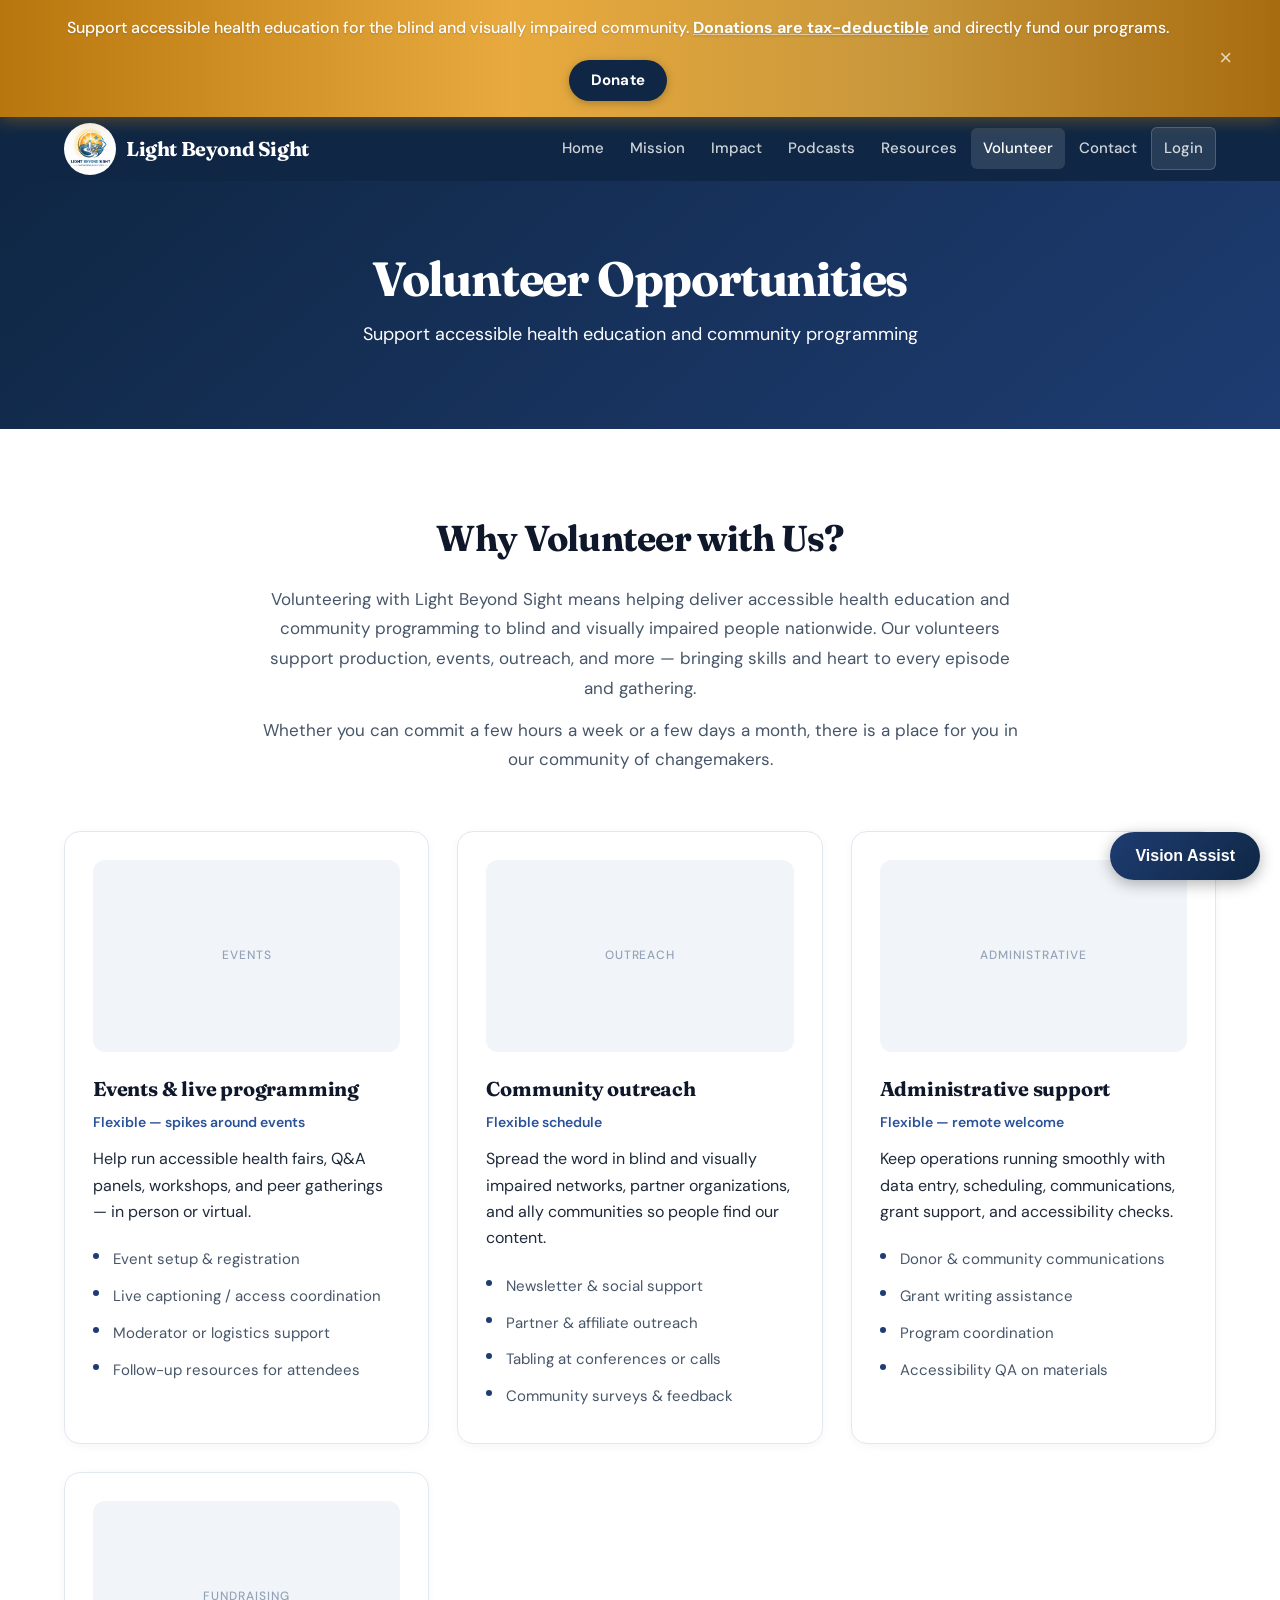
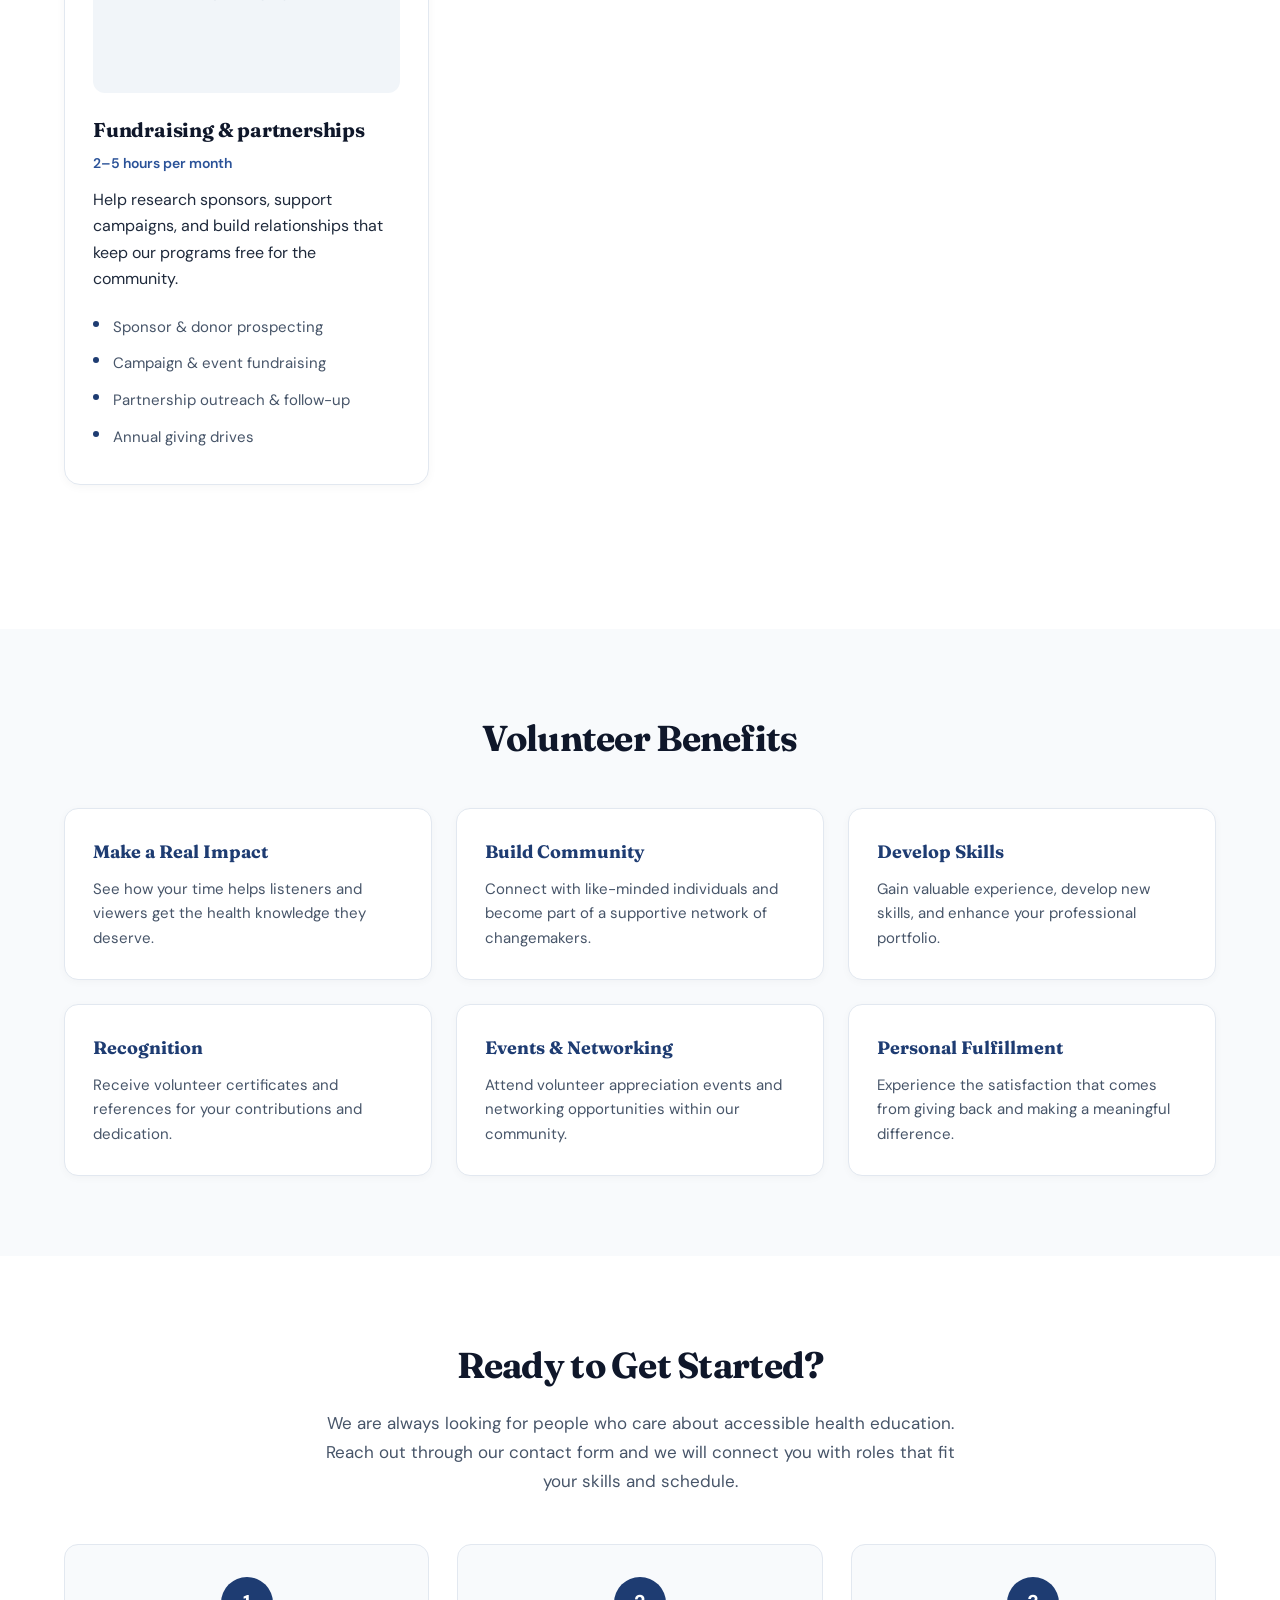
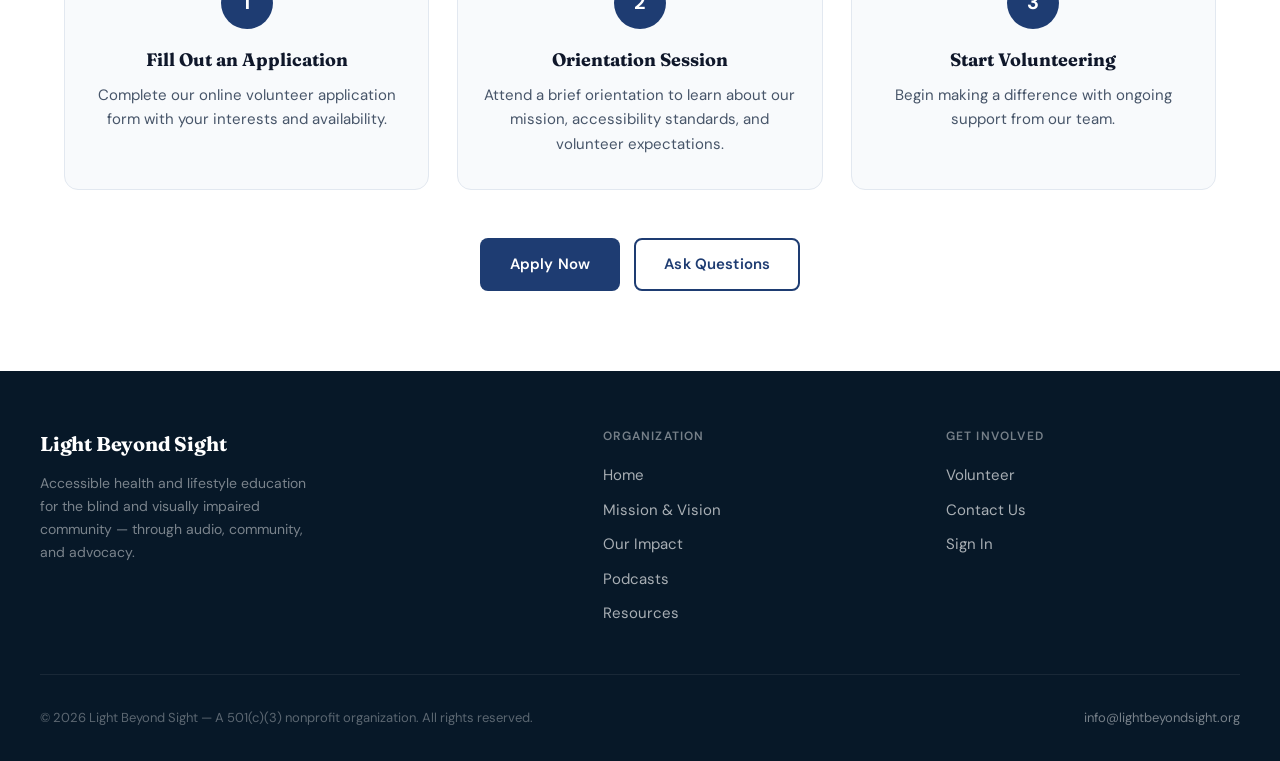
<file: volunteer.html>
<!DOCTYPE html>
<html lang="en">
<head>
    <meta charset="UTF-8">
    <meta name="viewport" content="width=device-width, initial-scale=1.0">
    <title>Volunteer Opportunities — Light Beyond Sight</title>
    <link rel="icon" type="image/png" href="logo.png">
    <link rel="stylesheet" href="styles.css">
</head>
<body>
    <a href="#main" class="skip-nav">Skip to main content</a>

    <div class="donation-banner" id="donationBanner">
        <div class="donation-banner-inner">
            <p>Support accessible health education for the blind and visually impaired community. <strong>Donations are tax-deductible</strong> and directly fund our programs.</p>
            <a href="contact.html" class="donation-banner-link">Donate</a>
            <button class="donation-banner-close" id="donationBannerClose" aria-label="Dismiss donation banner">&times;</button>
        </div>
    </div>

    <header>
        <nav class="navbar">
            <div class="nav-container">
                <div class="logo"><a href="index.html"><div class="nav-logo-circle"><img src="logo.png" alt="" class="nav-logo-img" width="52" height="52"></div><span class="nav-logo-text">Light Beyond Sight</span></a></div>
                <button class="nav-toggle" aria-label="Open navigation" aria-expanded="false" aria-controls="navMenu">
                    <span class="hamburger-line"></span>
                    <span class="hamburger-line"></span>
                    <span class="hamburger-line"></span>
                </button>
                <ul class="nav-menu" id="navMenu">
                    <li><a href="index.html">Home</a></li>
                    <li><a href="mission.html">Mission</a></li>
                    <li><a href="impact.html">Impact</a></li>
                    <li><a href="podcasts.html">Podcasts</a></li>
                    <li><a href="resources.html">Resources</a></li>
                    <li><a href="volunteer.html" class="active">Volunteer</a></li>
                    <li><a href="contact.html">Contact</a></li>
                    <li><a href="login.html" class="nav-login">Login</a></li>
                </ul>
            </div>
        </nav>
    </header>

    <main id="main">
        <section class="page-header">
            <div class="container">
                <h1 class="reveal">Volunteer Opportunities</h1>
                <p class="subtitle reveal reveal-delay-1">Support accessible health education and community programming</p>
            </div>
        </section>

        <section class="content-section">
            <div class="container">
                <div class="volunteer-intro reveal">
                    <h2>Why Volunteer with Us?</h2>
                    <p>Volunteering with Light Beyond Sight means helping deliver accessible health education and community programming to blind and visually impaired people nationwide. Our volunteers support production, events, outreach, and more — bringing skills and heart to every episode and gathering.</p>
                    <p>Whether you can commit a few hours a week or a few days a month, there is a place for you in our community of changemakers.</p>
                </div>

                <div class="opportunities-grid">
                    <div class="opportunity-card reveal reveal-delay-1">
                        <div class="img-placeholder card-img">
                            <span class="placeholder-label">Events</span>
                        </div>
                        <h3>Events &amp; live programming</h3>
                        <p class="time-commitment">Flexible — spikes around events</p>
                        <p>Help run accessible health fairs, Q&amp;A panels, workshops, and peer gatherings — in person or virtual.</p>
                        <ul class="opportunity-details">
                            <li>Event setup &amp; registration</li>
                            <li>Live captioning / access coordination</li>
                            <li>Moderator or logistics support</li>
                            <li>Follow-up resources for attendees</li>
                        </ul>
                    </div>

                    <div class="opportunity-card reveal reveal-delay-2">
                        <div class="img-placeholder card-img">
                            <span class="placeholder-label">Outreach</span>
                        </div>
                        <h3>Community outreach</h3>
                        <p class="time-commitment">Flexible schedule</p>
                        <p>Spread the word in blind and visually impaired networks, partner organizations, and ally communities so people find our content.</p>
                        <ul class="opportunity-details">
                            <li>Newsletter &amp; social support</li>
                            <li>Partner &amp; affiliate outreach</li>
                            <li>Tabling at conferences or calls</li>
                            <li>Community surveys &amp; feedback</li>
                        </ul>
                    </div>

                    <div class="opportunity-card reveal reveal-delay-3">
                        <div class="img-placeholder card-img">
                            <span class="placeholder-label">Administrative</span>
                        </div>
                        <h3>Administrative support</h3>
                        <p class="time-commitment">Flexible — remote welcome</p>
                        <p>Keep operations running smoothly with data entry, scheduling, communications, grant support, and accessibility checks.</p>
                        <ul class="opportunity-details">
                            <li>Donor &amp; community communications</li>
                            <li>Grant writing assistance</li>
                            <li>Program coordination</li>
                            <li>Accessibility QA on materials</li>
                        </ul>
                    </div>

                    <div class="opportunity-card reveal">
                        <div class="img-placeholder card-img">
                            <span class="placeholder-label">Fundraising</span>
                        </div>
                        <h3>Fundraising &amp; partnerships</h3>
                        <p class="time-commitment">2–5 hours per month</p>
                        <p>Help research sponsors, support campaigns, and build relationships that keep our programs free for the community.</p>
                        <ul class="opportunity-details">
                            <li>Sponsor &amp; donor prospecting</li>
                            <li>Campaign &amp; event fundraising</li>
                            <li>Partnership outreach &amp; follow-up</li>
                            <li>Annual giving drives</li>
                        </ul>
                    </div>
                </div>
            </div>
        </section>

        <section class="volunteer-benefits">
            <div class="container">
                <h2>Volunteer Benefits</h2>
                <div class="benefits-grid">
                    <div class="benefit-item">
                        <h3>Make a Real Impact</h3>
                        <p>See how your time helps listeners and viewers get the health knowledge they deserve.</p>
                    </div>
                    <div class="benefit-item">
                        <h3>Build Community</h3>
                        <p>Connect with like-minded individuals and become part of a supportive network of changemakers.</p>
                    </div>
                    <div class="benefit-item">
                        <h3>Develop Skills</h3>
                        <p>Gain valuable experience, develop new skills, and enhance your professional portfolio.</p>
                    </div>
                    <div class="benefit-item">
                        <h3>Recognition</h3>
                        <p>Receive volunteer certificates and references for your contributions and dedication.</p>
                    </div>
                    <div class="benefit-item">
                        <h3>Events &amp; Networking</h3>
                        <p>Attend volunteer appreciation events and networking opportunities within our community.</p>
                    </div>
                    <div class="benefit-item">
                        <h3>Personal Fulfillment</h3>
                        <p>Experience the satisfaction that comes from giving back and making a meaningful difference.</p>
                    </div>
                </div>
            </div>
        </section>

        <section class="volunteer-application">
            <div class="container">
                <h2>Ready to Get Started?</h2>
                <p>We are always looking for people who care about accessible health education. Reach out through our contact form and we will connect you with roles that fit your skills and schedule.</p>
                <div class="application-steps">
                    <div class="step">
                        <div class="step-number">1</div>
                        <h3>Fill Out an Application</h3>
                        <p>Complete our online volunteer application form with your interests and availability.</p>
                    </div>
                    <div class="step">
                        <div class="step-number">2</div>
                        <h3>Orientation Session</h3>
                        <p>Attend a brief orientation to learn about our mission, accessibility standards, and volunteer expectations.</p>
                    </div>
                    <div class="step">
                        <div class="step-number">3</div>
                        <h3>Start Volunteering</h3>
                        <p>Begin making a difference with ongoing support from our team.</p>
                    </div>
                </div>
                <div class="cta-buttons">
                    <a href="apply.html" class="btn btn-dark">Apply Now</a>
                    <a href="contact.html" class="btn btn-outline">Ask Questions</a>
                </div>
            </div>
        </section>
    </main>

    <footer>
        <div class="footer-inner">
            <div class="footer-brand">
                <h2>Light Beyond Sight</h2>
                <p>Accessible health and lifestyle education for the blind and visually impaired community — through audio, community, and advocacy.</p>
            </div>
            <div class="footer-col">
                <h3>Organization</h3>
                <ul>
                    <li><a href="index.html">Home</a></li>
                    <li><a href="mission.html">Mission &amp; Vision</a></li>
                    <li><a href="impact.html">Our Impact</a></li>
                    <li><a href="podcasts.html">Podcasts</a></li>
                    <li><a href="resources.html">Resources</a></li>
                </ul>
            </div>
            <div class="footer-col">
                <h3>Get Involved</h3>
                <ul>
                    <li><a href="volunteer.html">Volunteer</a></li>
                    <li><a href="contact.html">Contact Us</a></li>
                    <li><a href="login.html">Sign In</a></li>
                </ul>
            </div>
        </div>
        <div class="footer-bottom">
            <p>&copy; 2026 Light Beyond Sight &mdash; A 501(c)(3) nonprofit organization. All rights reserved.</p>
            <a href="mailto:info@lightbeyondsight.org">info@lightbeyondsight.org</a>
        </div>
    </footer>

    <script src="main.js"></script>
    <script src="vision-assist.js"></script>
    <script src="donate.js"></script>
</body>
</html>
</file>
<file: styles.css>
@import url('https://fonts.googleapis.com/css2?family=DM+Sans:ital,opsz,wght@0,9..40,400;0,9..40,500;0,9..40,600;0,9..40,700&family=Fraunces:ital,opsz,wght@0,9..144,600;0,9..144,700&display=swap');

/* ---- Reset ---- */
*, *::before, *::after { margin: 0; padding: 0; box-sizing: border-box; }
html { scroll-behavior: smooth; }

body {
    font-family: 'DM Sans', -apple-system, BlinkMacSystemFont, 'Segoe UI', sans-serif;
    line-height: 1.65;
    color: #1e293b;
    background-color: #ffffff;
}

h1, h2, h3, h4, h5, h6 {
    font-family: 'Fraunces', Georgia, serif;
}

.container {
    max-width: 1200px;
    margin: 0 auto;
    padding: 0 24px;
}

/* ---- Accessibility ---- */
.skip-nav {
    position: absolute;
    top: -120%;
    left: 1rem;
    z-index: 9999;
    background: #1e3c72;
    color: #fff;
    padding: 0.5rem 1.125rem;
    border-radius: 0 0 8px 8px;
    font-size: 0.875rem;
    font-weight: 600;
    text-decoration: none;
    transition: top 0.2s ease;
}
.skip-nav:focus { top: 0; }

/* ---- Donation Banner ---- */
.donation-banner {
    background: linear-gradient(90deg, #b8770e 0%, #e8aa3e 40%, #c9973b 70%, #a86c10 100%);
    color: #fff;
    padding: 1rem 1.5rem;
    position: relative;
    z-index: 1100;
    box-shadow: 0 3px 16px rgba(180,120,20,0.45);
}

.donation-banner-inner {
    max-width: 1200px;
    margin: 0 auto;
    display: flex;
    align-items: center;
    justify-content: center;
    gap: 1.25rem;
    padding-right: 2.75rem;
    flex-wrap: wrap;
    position: relative;
}

.donation-banner-inner p {
    font-size: 1rem;
    font-weight: 500;
    line-height: 1.5;
    margin: 0;
    color: #fff;
    text-shadow: 0 1px 2px rgba(0,0,0,0.18);
}

.donation-banner-inner p strong {
    font-weight: 800;
    text-decoration: underline;
    text-decoration-color: rgba(255,255,255,0.5);
}

.donation-banner-link {
    display: inline-flex;
    align-items: center;
    gap: 0.375rem;
    background: #0f2744;
    color: #fff;
    text-decoration: none;
    padding: 0.5rem 1.375rem;
    border-radius: 100px;
    font-size: 0.9375rem;
    font-weight: 700;
    letter-spacing: 0.02em;
    white-space: nowrap;
    flex-shrink: 0;
    transition: background 0.2s, transform 0.15s, box-shadow 0.2s;
    box-shadow: 0 2px 8px rgba(0,0,0,0.25);
    animation: bannerPulse 2.8s ease-in-out infinite;
}

.donation-banner-link:hover {
    background: #1e3c72;
    transform: translateY(-1px);
    box-shadow: 0 4px 14px rgba(0,0,0,0.3);
    animation: none;
}

@keyframes bannerPulse {
    0%, 100% { box-shadow: 0 2px 8px rgba(0,0,0,0.25); }
    50%       { box-shadow: 0 2px 18px rgba(255,255,255,0.35), 0 2px 8px rgba(0,0,0,0.25); }
}

.donation-banner-close {
    position: absolute;
    right: 0;
    top: 50%;
    transform: translateY(-50%);
    background: none;
    border: none;
    color: rgba(255,255,255,0.7);
    cursor: pointer;
    font-size: 1.375rem;
    line-height: 1;
    padding: 0.375rem 0.5rem;
    border-radius: 4px;
    transition: color 0.2s, background 0.2s;
}
.donation-banner-close:hover {
    color: #fff;
    background: rgba(0,0,0,0.15);
}

@media (max-width: 600px) {
    .donation-banner { padding: 0.875rem 1rem; }
    .donation-banner-inner p { font-size: 0.875rem; }
}

/* ================================================================
   DONATION MODAL
   ================================================================ */

.dm-overlay {
    position: fixed;
    inset: 0;
    background: rgba(10,20,40,0.7);
    backdrop-filter: blur(4px);
    -webkit-backdrop-filter: blur(4px);
    z-index: 9000;
    display: none;
    align-items: center;
    justify-content: center;
    padding: 1rem;
}

.dm-overlay.active {
    display: flex;
}

.dm-card {
    background: #fff;
    border-radius: 20px;
    width: 100%;
    max-width: 480px;
    max-height: 92vh;
    overflow-y: auto;
    box-shadow: 0 24px 64px rgba(0,0,0,0.3);
    border-top: 5px solid #c9973b;
    scrollbar-width: thin;
}

.dm-header {
    display: flex;
    align-items: center;
    justify-content: space-between;
    padding: 1.5rem 1.5rem 1rem;
    border-bottom: 1px solid #f1f5f9;
}

.dm-header-brand {
    display: flex;
    align-items: center;
    gap: 0.875rem;
}

.dm-logo {
    height: 46px;
    width: 46px;
    object-fit: cover;
    object-position: 50% 22%;
    border-radius: 50%;
    flex-shrink: 0;
}

.dm-title {
    font-size: 1.0625rem;
    font-weight: 700;
    color: #0f2744;
    margin: 0 0 0.125rem;
    font-family: 'Fraunces', serif;
}

.dm-subtitle {
    font-size: 0.78125rem;
    color: #64748b;
    margin: 0;
    font-family: 'DM Sans', sans-serif;
}

.dm-close {
    background: #f1f5f9;
    border: none;
    color: #475569;
    width: 32px;
    height: 32px;
    border-radius: 50%;
    font-size: 1.25rem;
    cursor: pointer;
    display: flex;
    align-items: center;
    justify-content: center;
    line-height: 1;
    flex-shrink: 0;
    transition: background 0.15s, color 0.15s;
}
.dm-close:hover { background: #e2e8f0; color: #0f2744; }

/* Steps */
.dm-step { padding: 1.25rem 1.5rem 1.5rem; }

/* Frequency toggle */
.dm-freq-toggle {
    display: flex;
    background: #f1f5f9;
    border-radius: 100px;
    padding: 3px;
    margin-bottom: 1.5rem;
    gap: 0;
}

.dm-freq-btn {
    flex: 1;
    background: none;
    border: none;
    padding: 0.5rem;
    border-radius: 100px;
    font-size: 0.9rem;
    font-weight: 600;
    font-family: 'DM Sans', sans-serif;
    color: #64748b;
    cursor: pointer;
    transition: all 0.2s;
}
.dm-freq-btn.active {
    background: #fff;
    color: #0f2744;
    box-shadow: 0 1px 4px rgba(0,0,0,0.12);
}

/* Amount grid */
.dm-amount-grid {
    display: grid;
    grid-template-columns: repeat(3, 1fr);
    gap: 0.5rem;
    margin-bottom: 1rem;
}

.dm-amount-btn {
    background: #f8fafc;
    border: 2px solid #e2e8f0;
    border-radius: 10px;
    padding: 0.75rem 0.5rem;
    font-size: 1.0625rem;
    font-weight: 700;
    color: #1e293b;
    cursor: pointer;
    font-family: 'DM Sans', sans-serif;
    transition: all 0.15s;
    line-height: 1;
}
.dm-amount-btn:hover { border-color: #1e3c72; color: #1e3c72; }
.dm-amount-btn.active {
    background: #1e3c72;
    border-color: #1e3c72;
    color: #fff;
}
.dm-amount-btn.dm-custom-trigger {
    font-size: 0.9375rem;
    font-weight: 600;
}

/* Custom amount */
.dm-custom-wrap {
    display: none;
    align-items: center;
    border: 2px solid #1e3c72;
    border-radius: 10px;
    overflow: hidden;
    margin-bottom: 1rem;
}
.dm-custom-prefix {
    padding: 0 0.75rem;
    font-size: 1.125rem;
    font-weight: 700;
    color: #1e3c72;
    background: #eff6ff;
    height: 100%;
    display: flex;
    align-items: center;
    border-right: 2px solid #1e3c72;
    line-height: 2.75rem;
}
.dm-custom-wrap input {
    border: none;
    padding: 0.625rem 0.875rem;
    font-size: 1.125rem;
    font-weight: 700;
    color: #0f2744;
    width: 100%;
    font-family: 'DM Sans', sans-serif;
    outline: none;
}
.dm-custom-wrap input::-webkit-inner-spin-button { -webkit-appearance: none; }

/* Continue btn */
.dm-btn-primary {
    width: 100%;
    background: linear-gradient(135deg, #1e3c72 0%, #0f2744 100%);
    color: #fff;
    border: none;
    border-radius: 12px;
    padding: 0.9rem 1.5rem;
    font-size: 1rem;
    font-weight: 700;
    font-family: 'DM Sans', sans-serif;
    cursor: pointer;
    display: flex;
    align-items: center;
    justify-content: center;
    gap: 0.5rem;
    transition: opacity 0.2s, transform 0.15s;
    margin-top: 1.25rem;
    letter-spacing: 0.01em;
}
.dm-btn-primary:hover   { opacity: 0.92; transform: translateY(-1px); }
.dm-btn-primary:active  { transform: translateY(0); }
.dm-btn-primary:disabled { opacity: 0.65; cursor: not-allowed; transform: none; }

.dm-donate-btn { background: linear-gradient(135deg, #c9973b 0%, #a86c10 100%); }

/* Step 2 */
.dm-step2-top {
    display: flex;
    align-items: center;
    justify-content: space-between;
    margin-bottom: 1.25rem;
    gap: 0.75rem;
}

.dm-back-btn {
    background: none;
    border: none;
    color: #1e3c72;
    font-size: 0.875rem;
    font-weight: 600;
    cursor: pointer;
    display: flex;
    align-items: center;
    gap: 0.25rem;
    font-family: 'DM Sans', sans-serif;
    padding: 0;
    flex-shrink: 0;
}
.dm-back-btn:hover { text-decoration: underline; }

.dm-donation-summary {
    background: linear-gradient(135deg, #eff6ff, #dbeafe);
    color: #1e3c72;
    font-size: 0.9rem;
    font-weight: 700;
    padding: 0.4375rem 0.875rem;
    border-radius: 100px;
    font-family: 'DM Sans', sans-serif;
    border: 1px solid #bfdbfe;
}

/* Form fields */
.dm-field {
    margin-bottom: 1rem;
}
.dm-field label {
    display: block;
    font-size: 0.8125rem;
    font-weight: 600;
    color: #374151;
    margin-bottom: 0.375rem;
    font-family: 'DM Sans', sans-serif;
}
.dm-field input {
    width: 100%;
    padding: 0.625rem 0.875rem;
    border: 1.5px solid #e2e8f0;
    border-radius: 8px;
    font-size: 0.9375rem;
    font-family: 'DM Sans', sans-serif;
    color: #0f172a;
    background: #fff;
    transition: border-color 0.2s, box-shadow 0.2s;
    box-sizing: border-box;
}
.dm-field input:focus {
    outline: none;
    border-color: #1e3c72;
    box-shadow: 0 0 0 3px rgba(30,60,114,0.1);
}

.dm-field-row {
    display: grid;
    grid-template-columns: 1fr 1fr;
    gap: 0.75rem;
}
.dm-field-row.dm-three { grid-template-columns: 1fr 1fr 1fr; }

/* Card input */
.dm-card-input-wrap {
    position: relative;
}
.dm-card-input-wrap input { padding-right: 3.5rem; }
.dm-card-icon {
    position: absolute;
    right: 0.625rem;
    top: 50%;
    transform: translateY(-50%);
    width: 38px;
    height: 26px;
    display: flex;
    align-items: center;
}
.dm-card-icon svg { width: 100%; height: 100%; border-radius: 3px; }

/* Messages */
.dm-msg {
    font-size: 0.875rem;
    font-weight: 500;
    padding: 0.625rem 0.875rem;
    border-radius: 8px;
    margin-top: 0.75rem;
    font-family: 'DM Sans', sans-serif;
    display: none;
}
.dm-msg--error   { display: block; background: #fef2f2; color: #b91c1c; border: 1px solid #fecaca; }
.dm-msg--success { display: block; background: #f0fdf4; color: #15803d; border: 1px solid #bbf7d0; }

/* Security row */
.dm-security-row {
    display: flex;
    align-items: center;
    justify-content: center;
    gap: 0.375rem;
    font-size: 0.75rem;
    color: #94a3b8;
    margin-top: 0.75rem;
    font-family: 'DM Sans', sans-serif;
}

/* Success */
.dm-success-step { text-align: center; padding: 2rem 1.5rem; }
.dm-success-icon { margin-bottom: 1rem; }
.dm-success-title { font-size: 1.5rem; color: #0f2744; margin-bottom: 0.625rem; font-family: 'Fraunces', serif; }
.dm-success-msg   { font-size: 0.9375rem; color: #1e293b; line-height: 1.6; margin-bottom: 0.75rem; font-family: 'DM Sans', sans-serif; }
.dm-success-sub   { font-size: 0.875rem; color: #64748b; line-height: 1.6; margin-bottom: 1.5rem; font-family: 'DM Sans', sans-serif; }

@media (max-width: 520px) {
    .dm-card { border-radius: 16px 16px 0 0; align-self: flex-end; max-height: 96vh; }
    .dm-overlay { align-items: flex-end; padding: 0; }
    .dm-field-row { grid-template-columns: 1fr; }
}

/* ---- Scroll reveal ---- */
.reveal {
    opacity: 0;
    transform: translateY(18px);
    transition: opacity 0.55s ease-out, transform 0.55s ease-out;
}
.reveal.revealed { opacity: 1; transform: translateY(0); }
.reveal-delay-1 { transition-delay: 0.1s; }
.reveal-delay-2 { transition-delay: 0.2s; }
.reveal-delay-3 { transition-delay: 0.3s; }
.reveal-delay-4 { transition-delay: 0.4s; }

@media (prefers-reduced-motion: reduce) {
    .reveal { opacity: 1; transform: none; transition: none; }
}

/* ---- Navigation ---- */
.navbar {
    background: #0f2744;
    color: white;
    position: sticky;
    top: 0;
    z-index: 1000;
    transition: box-shadow 0.3s ease;
}
.navbar.scrolled { box-shadow: 0 2px 24px rgba(0,0,0,0.22); }

.nav-container {
    max-width: 1200px;
    margin: 0 auto;
    padding: 0 24px;
    display: flex;
    justify-content: space-between;
    align-items: center;
    height: 64px;
}

.logo { display: flex; align-items: center; }
.logo h1 {
    font-size: 1.25rem;
    font-weight: 700;
    color: white;
    letter-spacing: -0.01em;
}

.nav-menu {
    display: flex;
    list-style: none;
    gap: 0.125rem;
    align-items: center;
}

.nav-menu a {
    color: rgba(255,255,255,0.8);
    text-decoration: none;
    font-size: 0.9375rem;
    font-weight: 500;
    padding: 0.5rem 0.75rem;
    border-radius: 6px;
    transition: color 0.2s, background 0.2s;
    display: block;
}
.nav-menu a:hover { color: #fff; background: rgba(255,255,255,0.08); }
.nav-menu a.active { color: #fff; background: rgba(255,255,255,0.12); }

.nav-login {
    background: rgba(255,255,255,0.1) !important;
    border: 1px solid rgba(255,255,255,0.18) !important;
}
.nav-login:hover { background: rgba(255,255,255,0.18) !important; }
.nav-login.active { background: rgba(255,255,255,0.18) !important; }

/* Hamburger */
.nav-toggle {
    display: none;
    flex-direction: column;
    justify-content: center;
    gap: 5px;
    width: 38px;
    height: 38px;
    background: none;
    border: none;
    cursor: pointer;
    padding: 6px;
    border-radius: 6px;
    transition: background 0.2s;
    flex-shrink: 0;
}
.nav-toggle:hover { background: rgba(255,255,255,0.1); }

.hamburger-line {
    display: block;
    width: 22px;
    height: 2px;
    background: rgba(255,255,255,0.88);
    border-radius: 2px;
    transition: transform 0.3s ease, opacity 0.3s ease;
}
.nav-open .hamburger-line:nth-child(1) { transform: translateY(7px) rotate(45deg); }
.nav-open .hamburger-line:nth-child(2) { opacity: 0; }
.nav-open .hamburger-line:nth-child(3) { transform: translateY(-7px) rotate(-45deg); }

/* ---- Hero ---- */
.hero {
    background: linear-gradient(140deg, #0f2744 0%, #1a3a6b 55%, #1e3c72 100%);
    color: white;
    padding: 88px 0 96px;
}

.hero-with-image {
    display: grid;
    grid-template-columns: 1fr 1fr;
    gap: 3.5rem;
    align-items: center;
    max-width: 1200px;
    margin: 0 auto;
    padding: 0 24px;
}

.hero-content { position: relative; z-index: 1; }

.hero-content h2 {
    font-size: clamp(2rem, 4.5vw, 3rem);
    margin-bottom: 1.25rem;
    font-weight: 700;
    letter-spacing: -0.025em;
    line-height: 1.1;
}
.hero-content p {
    font-size: 1.125rem;
    margin-bottom: 2.25rem;
    max-width: 520px;
    opacity: 0.88;
    line-height: 1.7;
}
.hero-buttons { display: flex; gap: 0.875rem; flex-wrap: wrap; }

.hero-visual {
    position: relative;
    border-radius: 20px;
    overflow: hidden;
    aspect-ratio: 4/3;
    background: rgba(255,255,255,0.05);
    border: 1px solid rgba(255,255,255,0.1);
    display: flex;
    align-items: center;
    justify-content: center;
}

.hero-visual-inner {
    text-align: center;
    opacity: 0.3;
    pointer-events: none;
    user-select: none;
}

.hero-visual-inner svg {
    width: 72px;
    height: 72px;
    stroke: #fff;
    fill: none;
    stroke-width: 1.5;
    stroke-linecap: round;
    display: block;
    margin: 0 auto 1rem;
}

.hero-visual-inner span {
    display: block;
    font-size: 0.75rem;
    color: rgba(255,255,255,0.9);
    letter-spacing: 0.1em;
    text-transform: uppercase;
    font-family: 'DM Sans', sans-serif;
}

/* ---- Buttons ---- */
.btn {
    display: inline-block;
    padding: 0.75rem 1.75rem;
    text-decoration: none;
    border-radius: 8px;
    font-weight: 600;
    font-size: 0.9375rem;
    transition: all 0.25s ease;
    border: 2px solid transparent;
    cursor: pointer;
    letter-spacing: 0.01em;
}

.btn-primary {
    background: #fff;
    color: #1e3c72;
}
.btn-primary:hover {
    background: #f1f5f9;
    transform: translateY(-2px);
    box-shadow: 0 6px 18px rgba(0,0,0,0.14);
}

.btn-secondary {
    background: transparent;
    color: #fff;
    border-color: rgba(255,255,255,0.45);
}
.btn-secondary:hover {
    background: rgba(255,255,255,0.1);
    border-color: rgba(255,255,255,0.75);
}

.btn-dark {
    background: #1e3c72;
    color: #fff;
    border-color: transparent;
}
.btn-dark:hover {
    background: #162d58;
    transform: translateY(-2px);
    box-shadow: 0 6px 18px rgba(30,60,114,0.25);
}

.btn-outline {
    background: transparent;
    color: #1e3c72;
    border-color: #1e3c72;
}
.btn-outline:hover {
    background: #1e3c72;
    color: #fff;
}

.btn-full { width: 100%; text-align: center; }

/* ---- Section Header ---- */
.section-header {
    text-align: center;
    margin-bottom: 3rem;
}
.section-header h2 {
    font-size: clamp(1.75rem, 4vw, 2.5rem);
    color: #0f172a;
    letter-spacing: -0.02em;
    margin-bottom: 0.75rem;
}
.section-header p {
    font-size: 1.0625rem;
    color: #64748b;
    max-width: 560px;
    margin: 0 auto;
    line-height: 1.7;
}

/* ---- Features / What We Do ---- */
.features {
    padding: 96px 24px;
    background: #fff;
}

.feature-grid {
    display: grid;
    grid-template-columns: repeat(auto-fit, minmax(280px, 1fr));
    gap: 1.75rem;
}

.feature-card {
    padding: 2rem 1.75rem;
    border-radius: 16px;
    background: #f8fafc;
    border: 1px solid #e8edf5;
    transition: transform 0.3s ease, box-shadow 0.3s ease, border-color 0.3s ease;
}
.feature-card:hover {
    transform: translateY(-5px);
    box-shadow: 0 12px 32px rgba(15,39,68,0.08);
    border-color: rgba(30,60,114,0.18);
}

.feature-card-icon {
    width: 44px;
    height: 44px;
    background: #e4eaf5;
    border-radius: 10px;
    display: flex;
    align-items: center;
    justify-content: center;
    margin-bottom: 1.25rem;
    flex-shrink: 0;
}
.feature-card-icon svg {
    width: 22px;
    height: 22px;
    stroke: #1e3c72;
    fill: none;
    stroke-width: 1.75;
    stroke-linecap: round;
    stroke-linejoin: round;
}

.feature-card h3 {
    font-size: 1.25rem;
    color: #0f172a;
    margin-bottom: 0.75rem;
    letter-spacing: -0.01em;
}
.feature-card p {
    color: #475569;
    line-height: 1.7;
    font-size: 0.9375rem;
}

/* ---- Image Placeholders (legacy / generic) ---- */
.img-placeholder {
    position: relative;
    background: #f1f5f9;
    border-radius: 12px;
    display: flex;
    align-items: center;
    justify-content: center;
    overflow: hidden;
}

.img-placeholder.hero-img  { aspect-ratio: 21/9; min-height: 260px; }
.img-placeholder.card-img  { aspect-ratio: 16/10; min-height: 170px; }
.img-placeholder.square    { aspect-ratio: 1; }
.img-placeholder.wide      { aspect-ratio: 2/1; }

.img-placeholder .placeholder-icon  { display: none; }
.img-placeholder .placeholder-label {
    font-size: 0.75rem;
    font-weight: 500;
    color: #94a3b8;
    text-transform: uppercase;
    letter-spacing: 0.08em;
}

/* ---- Page Header ---- */
.page-header {
    background: linear-gradient(140deg, #0f2744 0%, #1e3c72 100%);
    color: white;
    padding: 72px 24px 80px;
    text-align: center;
}
.page-header h1 {
    font-size: clamp(2rem, 5vw, 3rem);
    margin-bottom: 0.875rem;
    letter-spacing: -0.025em;
    line-height: 1.1;
}
.subtitle {
    font-size: 1.125rem;
    opacity: 0.85;
    max-width: 560px;
    margin: 0 auto;
}

/* ---- Content Section ---- */
.content-section { padding: 80px 24px; }

/* ---- Impact Prose ---- */
.impact-prose {
    max-width: 740px;
    margin: 0 auto;
}
.impact-prose p {
    margin-bottom: 1.5rem;
    font-size: 1.0625rem;
    line-height: 1.8;
    color: #1e293b;
}
.impact-prose p:last-child { margin-bottom: 0; }

.impact-prose .impact-chunk { margin-bottom: 3rem; }
.impact-prose .impact-chunk:last-child { margin-bottom: 0; }

.impact-prose .impact-chunk h2 {
    font-size: clamp(1.25rem, 3vw, 1.625rem);
    color: #1e3c72;
    margin-bottom: 1rem;
    line-height: 1.3;
    letter-spacing: -0.015em;
}
.impact-prose .impact-chunk p { margin-bottom: 0; }

.horizons-heading {
    margin-top: 1.75rem;
    margin-bottom: 1rem;
    font-size: 1rem;
    color: #1e3c72;
    font-family: 'DM Sans', sans-serif;
    font-weight: 600;
}

.horizons-list { list-style: none; padding-left: 0; margin: 0; }
.horizons-list li {
    padding: 1rem 1.25rem;
    margin-bottom: 0.625rem;
    border-left: 3px solid #1e3c72;
    background: #f8fafc;
    border-radius: 0 10px 10px 0;
    font-size: 1rem;
    line-height: 1.65;
    color: #1e293b;
}
.horizons-list li:last-child { margin-bottom: 0; }

/* ---- Mission Page ---- */
.mission-content { max-width: 860px; margin: 0 auto; }

.mission-card {
    background: #fff;
    padding: 2.5rem;
    margin-bottom: 1.75rem;
    border-radius: 16px;
    border: 1px solid #e2e8f0;
    box-shadow: 0 2px 12px rgba(0,0,0,0.04);
    transition: box-shadow 0.3s ease;
}
.mission-card:hover { box-shadow: 0 8px 28px rgba(0,0,0,0.07); }
.mission-card:last-child { margin-bottom: 0; }

.mission-card h2 {
    color: #1e3c72;
    margin-bottom: 1.25rem;
    font-size: clamp(1.5rem, 3vw, 2rem);
    letter-spacing: -0.02em;
}
.mission-card p {
    margin-bottom: 1rem;
    font-size: 1.0625rem;
    line-height: 1.8;
    color: #1e293b;
}
.mission-card p:last-child { margin-bottom: 0; }

.values-grid {
    display: grid;
    grid-template-columns: repeat(auto-fit, minmax(240px, 1fr));
    gap: 1.25rem;
    margin-top: 2rem;
}
.value-item {
    padding: 1.5rem;
    background: #f8fafc;
    border: 1px solid #e2e8f0;
    border-radius: 12px;
}
.value-item h3 { color: #1e3c72; margin-bottom: 0.5rem; font-size: 1.0625rem; }

.approach-list { list-style: none; padding-left: 0; }
.approach-list li {
    padding: 0.875rem 1rem 0.875rem 1.25rem;
    margin-bottom: 0.625rem;
    background: #f8fafc;
    border-left: 3px solid #1e3c72;
    border-radius: 0 8px 8px 0;
    font-size: 1rem;
    color: #1e293b;
}

/* ---- Volunteer ---- */
.volunteer-intro { text-align: center; max-width: 760px; margin: 0 auto 3.5rem; }
.volunteer-intro h2 {
    font-size: clamp(1.75rem, 4vw, 2.25rem);
    color: #0f172a;
    margin-bottom: 1rem;
    letter-spacing: -0.02em;
}
.volunteer-intro p {
    font-size: 1.0625rem;
    line-height: 1.75;
    margin-bottom: 0.75rem;
    color: #475569;
}
.volunteer-intro p:last-child { margin-bottom: 0; }

.opportunities-grid {
    display: grid;
    grid-template-columns: repeat(auto-fit, minmax(320px, 1fr));
    gap: 1.75rem;
    margin-bottom: 4rem;
}

.opportunity-card {
    background: #fff;
    padding: 1.75rem;
    border-radius: 16px;
    border: 1px solid #e2e8f0;
    box-shadow: 0 2px 10px rgba(0,0,0,0.04);
    transition: transform 0.3s ease, box-shadow 0.3s ease, border-color 0.3s ease;
}
.opportunity-card:hover {
    transform: translateY(-5px);
    box-shadow: 0 12px 30px rgba(15,39,68,0.09);
    border-color: rgba(30,60,114,0.18);
}

.opportunity-card .img-placeholder { margin-bottom: 1.25rem; }

.opportunity-card h3 {
    color: #0f172a;
    margin-bottom: 0.375rem;
    font-size: 1.25rem;
    letter-spacing: -0.01em;
}
.time-commitment {
    color: #2a5298;
    font-weight: 600;
    font-size: 0.875rem;
    margin-bottom: 0.75rem;
}

.opportunity-details { list-style: none; padding-left: 0; margin-top: 1rem; }
.opportunity-details li {
    padding: 0.375rem 0 0.375rem 1.25rem;
    position: relative;
    color: #475569;
    font-size: 0.9375rem;
}
.opportunity-details li::before {
    content: "";
    position: absolute;
    left: 0;
    top: 0.75rem;
    width: 6px;
    height: 6px;
    background: #1e3c72;
    border-radius: 50%;
}

/* ---- Volunteer Benefits ---- */
.volunteer-benefits { background: #f8fafc; padding: 80px 24px; }
.volunteer-benefits h2 {
    text-align: center;
    font-size: clamp(1.75rem, 4vw, 2.25rem);
    margin-bottom: 2.5rem;
    color: #0f172a;
    letter-spacing: -0.02em;
}

.benefits-grid {
    display: grid;
    grid-template-columns: repeat(auto-fit, minmax(280px, 1fr));
    gap: 1.5rem;
}
.benefit-item {
    background: #fff;
    padding: 1.75rem;
    border-radius: 14px;
    border: 1px solid #e2e8f0;
    box-shadow: 0 2px 8px rgba(0,0,0,0.03);
}
.benefit-item h3 { color: #1e3c72; margin-bottom: 0.625rem; font-size: 1.125rem; }
.benefit-item p { color: #475569; font-size: 0.9375rem; line-height: 1.65; }

/* ---- Volunteer Application ---- */
.volunteer-application { padding: 80px 24px; }
.volunteer-application h2 {
    text-align: center;
    font-size: clamp(1.75rem, 4vw, 2.25rem);
    margin-bottom: 0.875rem;
    color: #0f172a;
    letter-spacing: -0.02em;
}
.volunteer-application > .container > p {
    text-align: center;
    font-size: 1.0625rem;
    margin-bottom: 3rem;
    max-width: 660px;
    margin-left: auto;
    margin-right: auto;
    color: #475569;
    line-height: 1.7;
}

.application-steps {
    display: grid;
    grid-template-columns: repeat(auto-fit, minmax(240px, 1fr));
    gap: 1.75rem;
    margin-bottom: 3rem;
}
.step {
    text-align: center;
    padding: 2rem 1.5rem;
    background: #f8fafc;
    border-radius: 14px;
    border: 1px solid #e2e8f0;
}
.step-number {
    width: 52px;
    height: 52px;
    background: #1e3c72;
    color: white;
    border-radius: 50%;
    display: flex;
    align-items: center;
    justify-content: center;
    font-size: 1.25rem;
    font-weight: 700;
    margin: 0 auto 1rem;
    font-family: 'DM Sans', sans-serif;
}
.step h3 { color: #0f172a; margin-bottom: 0.5rem; font-size: 1.125rem; }
.step p { color: #475569; font-size: 0.9375rem; line-height: 1.65; }

/* ---- Contact ---- */
.contact-wrapper {
    display: grid;
    grid-template-columns: 1fr 1fr;
    gap: 3rem;
    margin-bottom: 4rem;
}

.contact-info h2 {
    color: #0f172a;
    margin-bottom: 1rem;
    font-size: 2rem;
    letter-spacing: -0.02em;
}
.contact-info > p {
    margin-bottom: 2rem;
    font-size: 1.0625rem;
    line-height: 1.75;
    color: #475569;
}

.contact-details { display: flex; flex-direction: column; gap: 1.75rem; }

.contact-item { display: flex; gap: 1.25rem; align-items: flex-start; }

.contact-item-icon {
    width: 40px;
    height: 40px;
    background: #e4eaf5;
    border-radius: 10px;
    display: flex;
    align-items: center;
    justify-content: center;
    flex-shrink: 0;
}
.contact-item-icon svg {
    width: 18px;
    height: 18px;
    stroke: #1e3c72;
    fill: none;
    stroke-width: 1.75;
    stroke-linecap: round;
    stroke-linejoin: round;
}

.contact-item h3 { color: #0f172a; margin-bottom: 0.375rem; font-size: 1.0625rem; }
.contact-item p { margin-bottom: 0.375rem; color: #475569; font-size: 0.9375rem; }

.social-links { display: flex; gap: 0.625rem; flex-wrap: wrap; margin-top: 0.625rem; }
.social-link {
    color: #1e3c72;
    text-decoration: none;
    padding: 0.375rem 0.875rem;
    border: 1px solid #cbd5e1;
    border-radius: 6px;
    font-size: 0.875rem;
    font-weight: 500;
    transition: all 0.2s ease;
}
.social-link:hover { background: #1e3c72; color: white; border-color: #1e3c72; }

.contact-form-container {
    background: #f8fafc;
    padding: 2.5rem;
    border-radius: 16px;
    border: 1px solid #e2e8f0;
    box-shadow: 0 2px 14px rgba(0,0,0,0.04);
}
.contact-form-container h2 {
    color: #0f172a;
    margin-bottom: 1.5rem;
    font-size: 1.75rem;
    letter-spacing: -0.02em;
}

/* ---- Forms ---- */
.form-group { margin-bottom: 1.375rem; }
.form-group label {
    display: block;
    margin-bottom: 0.4rem;
    color: #0f172a;
    font-weight: 600;
    font-size: 0.9375rem;
}
.form-group input,
.form-group select,
.form-group textarea {
    width: 100%;
    padding: 0.6875rem 0.875rem;
    border: 1px solid #cbd5e1;
    border-radius: 8px;
    font-size: 1rem;
    font-family: inherit;
    background: #fff;
    color: #0f172a;
    transition: border-color 0.2s ease, box-shadow 0.2s ease;
}
.form-group input:focus,
.form-group select:focus,
.form-group textarea:focus {
    outline: none;
    border-color: #1e3c72;
    box-shadow: 0 0 0 3px rgba(30,60,114,0.11);
}

/* ---- Login ---- */
.login-wrapper {
    display: grid;
    grid-template-columns: repeat(auto-fit, minmax(320px, 1fr));
    gap: 2.5rem;
    max-width: 860px;
    margin: 0 auto;
}
.login-card {
    background: #fff;
    padding: 2.5rem;
    border-radius: 16px;
    border: 1px solid #e2e8f0;
    box-shadow: 0 2px 14px rgba(0,0,0,0.04);
}
.login-card h2 {
    color: #0f172a;
    margin-bottom: 0.625rem;
    font-size: 1.75rem;
    letter-spacing: -0.02em;
}
.login-description { color: #64748b; margin-bottom: 1.5rem; font-size: 0.9375rem; }

/* ---- CTA Section ---- */
.cta-section {
    background: linear-gradient(135deg, #1e3c72 0%, #2a5298 100%);
    color: white;
    padding: 80px 24px;
    text-align: center;
}
.cta-section h2 {
    font-size: clamp(1.75rem, 4vw, 2.5rem);
    margin-bottom: 1rem;
    letter-spacing: -0.02em;
}
.cta-section p {
    font-size: 1.125rem;
    margin-bottom: 2rem;
    opacity: 0.9;
    max-width: 540px;
    margin-left: auto;
    margin-right: auto;
    line-height: 1.7;
}
.cta-buttons { display: flex; gap: 0.875rem; justify-content: center; flex-wrap: wrap; }

/* ---- Footer ---- */
footer {
    background: #071828;
    color: rgba(255,255,255,0.75);
    padding: 3.5rem 24px 2rem;
}

.footer-inner {
    max-width: 1200px;
    margin: 0 auto;
    display: grid;
    grid-template-columns: 1.75fr 1fr 1fr;
    gap: 3rem;
    padding-bottom: 2.5rem;
    margin-bottom: 2rem;
    border-bottom: 1px solid rgba(255,255,255,0.07);
}

.footer-brand h2 {
    color: #fff;
    font-size: 1.25rem;
    font-weight: 700;
    margin-bottom: 0.75rem;
    letter-spacing: -0.01em;
}
.footer-brand p {
    font-size: 0.875rem;
    line-height: 1.65;
    opacity: 0.62;
    max-width: 280px;
}

.footer-col h3 {
    color: rgba(255,255,255,0.45);
    font-family: 'DM Sans', sans-serif;
    font-size: 0.75rem;
    font-weight: 600;
    letter-spacing: 0.1em;
    text-transform: uppercase;
    margin-bottom: 1rem;
}
.footer-col ul { list-style: none; padding: 0; }
.footer-col li { margin-bottom: 0.5rem; }
.footer-col a {
    color: rgba(255,255,255,0.65);
    text-decoration: none;
    font-size: 0.9375rem;
    transition: color 0.2s;
}
.footer-col a:hover { color: #fff; }

.footer-bottom {
    max-width: 1200px;
    margin: 0 auto;
    display: flex;
    justify-content: space-between;
    align-items: center;
    flex-wrap: wrap;
    gap: 0.75rem;
}
.footer-bottom p { font-size: 0.8125rem; opacity: 0.45; }
.footer-bottom a {
    color: rgba(255,255,255,0.45);
    text-decoration: none;
    font-size: 0.8125rem;
    transition: color 0.2s;
}
.footer-bottom a:hover { color: rgba(255,255,255,0.8); }

/* ---- News & Events ---- */
.news-events {
    padding: 96px 24px;
    background: #f8fafc;
}

.news-grid {
    display: grid;
    grid-template-columns: repeat(auto-fit, minmax(300px, 1fr));
    gap: 1.75rem;
}

.news-card {
    background: #fff;
    padding: 2rem;
    border-radius: 16px;
    border: 1px solid #e2e8f0;
    box-shadow: 0 2px 10px rgba(0,0,0,0.04);
    transition: transform 0.3s ease, box-shadow 0.3s ease;
    display: flex;
    flex-direction: column;
}
.news-card:hover {
    transform: translateY(-4px);
    box-shadow: 0 12px 30px rgba(15,39,68,0.09);
}

.news-card-meta {
    display: flex;
    align-items: center;
    gap: 0.75rem;
    margin-bottom: 1rem;
    flex-wrap: wrap;
}

.news-tag {
    display: inline-block;
    font-size: 0.6875rem;
    font-weight: 700;
    letter-spacing: 0.08em;
    text-transform: uppercase;
    padding: 0.25rem 0.625rem;
    border-radius: 4px;
    font-family: 'DM Sans', sans-serif;
}
.news-tag--event     { background: #1e3c72; color: #fff; }
.news-tag--news      { background: #15803d; color: #fff; }
.news-tag--volunteer { background: #c9973b; color: #fff; }

.news-card-meta time {
    font-size: 0.8125rem;
    color: #94a3b8;
    font-family: 'DM Sans', sans-serif;
}

.news-card h3 {
    font-size: 1.25rem;
    color: #0f172a;
    margin-bottom: 0.75rem;
    letter-spacing: -0.01em;
    line-height: 1.3;
}

.news-card p {
    color: #475569;
    font-size: 0.9375rem;
    line-height: 1.65;
    margin-bottom: 1.5rem;
    flex: 1;
}

.news-link {
    display: inline-flex;
    align-items: center;
    gap: 0.375rem;
    color: #1e3c72;
    text-decoration: none;
    font-size: 0.9375rem;
    font-weight: 600;
    font-family: 'DM Sans', sans-serif;
    transition: gap 0.2s ease;
}
.news-link::after {
    content: '\2192';
    display: inline-block;
    transition: transform 0.2s ease;
}
.news-link:hover::after {
    transform: translateX(4px);
}

/* ---- Admin Controls ---- */
.admin-bar {
    display: flex;
    justify-content: flex-end;
    margin-bottom: 1.75rem;
}

.admin-form {
    background: #f8fafc;
    border: 1px solid #e2e8f0;
    border-radius: 16px;
    padding: 2rem;
    margin-bottom: 2rem;
}

.admin-form h3 {
    color: #0f172a;
    margin-bottom: 1.5rem;
    font-size: 1.25rem;
    letter-spacing: -0.01em;
}

.form-row {
    display: grid;
    grid-template-columns: 1fr 1fr;
    gap: 1rem;
}

.news-empty {
    text-align: center;
    padding: 4rem 2rem;
    color: #94a3b8;
    font-size: 1.0625rem;
    grid-column: 1 / -1;
}

.news-delete-btn {
    background: none;
    border: 1px solid #fca5a5;
    color: #ef4444;
    font-size: 0.6875rem;
    font-weight: 700;
    letter-spacing: 0.05em;
    text-transform: uppercase;
    cursor: pointer;
    padding: 0.2rem 0.5rem;
    border-radius: 4px;
    font-family: 'DM Sans', sans-serif;
    margin-left: auto;
    transition: background 0.2s, color 0.2s;
}
.news-delete-btn:hover { background: #ef4444; color: #fff; border-color: #ef4444; }

/* ---- Podcasts page ---- */
.podcasts-section { padding: 80px 24px; }

.podcast-grid {
    display: grid;
    grid-template-columns: repeat(auto-fit, minmax(320px, 1fr));
    gap: 1.75rem;
    margin-top: 2rem;
}

.podcast-card {
    background: #fff;
    border: 1px solid #e2e8f0;
    border-radius: 16px;
    padding: 1.75rem;
    box-shadow: 0 2px 10px rgba(0,0,0,0.04);
    transition: transform 0.3s ease, box-shadow 0.3s ease;
}
.podcast-card:hover { transform: translateY(-4px); box-shadow: 0 10px 28px rgba(15,39,68,0.08); }

.podcast-card-header {
    display: flex;
    align-items: flex-start;
    justify-content: space-between;
    margin-bottom: 0.75rem;
    gap: 0.5rem;
}

.podcast-meta {
    display: flex;
    gap: 0.75rem;
    align-items: center;
    font-size: 0.8125rem;
    color: #94a3b8;
    font-family: 'DM Sans', sans-serif;
    margin-bottom: 0.75rem;
}

.podcast-card h3 {
    font-size: 1.25rem;
    color: #0f172a;
    letter-spacing: -0.01em;
    margin-bottom: 0.625rem;
    line-height: 1.3;
}

.podcast-card p {
    color: #475569;
    font-size: 0.9375rem;
    line-height: 1.65;
    margin-bottom: 1.25rem;
}

.podcast-audio {
    width: 100%;
    height: 40px;
    border-radius: 6px;
    accent-color: #1e3c72;
}

.podcasts-empty {
    text-align: center;
    padding: 5rem 2rem;
    color: #94a3b8;
    font-size: 1.0625rem;
}

.podcast-ep-number {
    font-size: 0.8125rem;
    font-weight: 600;
    color: #1e3c72;
    font-family: 'DM Sans', sans-serif;
}

.podcast-duration {
    font-size: 0.8125rem;
    color: #94a3b8;
    font-family: 'DM Sans', sans-serif;
    margin-left: auto;
}

@media (max-width: 600px) {
    .form-row { grid-template-columns: 1fr; }
}

/* ---- Content with image layout ---- */
.content-with-image {
    display: flex;
    gap: 2.5rem;
    align-items: center;
    margin-bottom: 2rem;
}
.content-with-image .text-block { flex: 1; }
.content-with-image .img-block { flex: 0 0 42%; }
.content-with-image .img-block .img-placeholder { width: 100%; }

/* ---- Responsive ---- */
@media (max-width: 900px) {
    .footer-inner { grid-template-columns: 1fr 1fr; }
    .footer-brand { grid-column: 1 / -1; }
}

@media (max-width: 768px) {
    .nav-toggle { display: flex; }

    .nav-menu {
        display: none;
        position: absolute;
        top: 64px;
        left: 0;
        right: 0;
        background: #0f2744;
        padding: 0.75rem 1rem 1.25rem;
        flex-direction: column;
        gap: 0.25rem;
        border-top: 1px solid rgba(255,255,255,0.07);
        box-shadow: 0 14px 30px rgba(0,0,0,0.22);
        z-index: 999;
    }
    .nav-open .nav-menu { display: flex; }

    .hero-with-image {
        grid-template-columns: 1fr;
        gap: 2rem;
    }
    .hero-visual { aspect-ratio: 16/7; }

    .contact-wrapper { grid-template-columns: 1fr; }
    .footer-inner { grid-template-columns: 1fr; gap: 2rem; }
    .footer-bottom { flex-direction: column; align-items: flex-start; }
    .content-with-image { flex-direction: column; }
    .content-with-image .img-block { flex: 1 1 auto; width: 100%; }
    .opportunities-grid { grid-template-columns: 1fr; }
}

@media (max-width: 480px) {
    .hero { padding: 64px 0 72px; }
    .features { padding: 72px 16px; }
    .content-section { padding: 64px 16px; }
    .page-header { padding: 56px 16px 64px; }
    .contact-form-container { padding: 1.75rem; }
    .mission-card { padding: 1.75rem; }
    .volunteer-benefits,
    .volunteer-application,
    .cta-section { padding-left: 16px; padding-right: 16px; }
    footer { padding-left: 16px; padding-right: 16px; }
    .donation-banner { padding: 0.625rem 1rem; }
}

/* ================================================================
   LOGIN PAGE — Professional split layout & multi-step flow
   ================================================================ */

.login-page-body { background: #fff; }

.login-split {
    display: grid;
    grid-template-columns: 1fr 1fr;
    min-height: 100vh;
}

.login-brand-panel {
    background: linear-gradient(150deg, #0f2744 0%, #1e3c72 100%);
    display: flex;
    flex-direction: column;
    justify-content: center;
    padding: 4rem 3.5rem;
    color: #fff;
    position: sticky;
    top: 0;
    height: 100vh;
}

.login-brand-logo {
    font-family: 'Fraunces', serif;
    font-size: 1.5rem;
    font-weight: 700;
    color: #fff;
    margin-bottom: 3rem;
    letter-spacing: -0.02em;
}

.login-brand-panel h2 {
    font-family: 'Fraunces', serif;
    font-size: clamp(1.75rem, 2.5vw, 2.5rem);
    font-weight: 700;
    color: #fff;
    line-height: 1.2;
    margin-bottom: 1rem;
}

.login-brand-panel > p {
    color: rgba(255,255,255,0.65);
    font-size: 1rem;
    line-height: 1.7;
    max-width: 340px;
}

.login-brand-features {
    margin-top: 2.5rem;
    display: flex;
    flex-direction: column;
    gap: 1rem;
}

.login-brand-feature {
    display: flex;
    align-items: center;
    gap: 0.75rem;
    color: rgba(255,255,255,0.8);
    font-size: 0.9375rem;
    font-family: 'DM Sans', sans-serif;
}

.login-brand-feature svg { flex-shrink: 0; stroke: #c9973b; }

.login-form-panel {
    background: #fff;
    display: flex;
    flex-direction: column;
    justify-content: center;
    padding: 3rem 4rem;
    overflow-y: auto;
}

.login-form-inner {
    max-width: 400px;
    width: 100%;
    margin: 0 auto;
}

.login-form-header { margin-bottom: 2rem; }

.login-form-header h2 {
    font-size: 1.75rem;
    color: #0f2744;
    margin-bottom: 0.375rem;
}

.login-form-header p {
    color: #64748b;
    font-size: 0.9375rem;
}

.auth-tabs {
    display: flex;
    border-bottom: 2px solid #e2e8f0;
    margin-bottom: 2rem;
}

.auth-tab-btn {
    background: none;
    border: none;
    padding: 0.75rem 1.25rem;
    font-size: 0.9375rem;
    font-weight: 600;
    color: #94a3b8;
    cursor: pointer;
    border-bottom: 2px solid transparent;
    margin-bottom: -2px;
    transition: color 0.2s, border-color 0.2s;
    font-family: 'DM Sans', sans-serif;
}

.auth-tab-btn.active { color: #1e3c72; border-bottom-color: #1e3c72; }

.login-step { display: none; }
.login-step.active { display: block; }

.step-back-btn {
    background: none;
    border: none;
    color: #1e3c72;
    cursor: pointer;
    font-size: 0.875rem;
    font-weight: 600;
    padding: 0;
    display: flex;
    align-items: center;
    gap: 0.375rem;
    margin-bottom: 1.5rem;
    font-family: 'DM Sans', sans-serif;
}
.step-back-btn:hover { text-decoration: underline; }

.login-email-display {
    background: #f0f4ff;
    border: 1px solid #c7d2fe;
    border-radius: 8px;
    padding: 0.625rem 0.875rem;
    font-size: 0.9375rem;
    color: #1e3c72;
    display: flex;
    align-items: center;
    justify-content: space-between;
    margin-bottom: 1.5rem;
    font-family: 'DM Sans', sans-serif;
}

.login-email-change {
    background: none;
    border: none;
    color: #1e3c72;
    cursor: pointer;
    font-size: 0.8125rem;
    font-weight: 600;
    font-family: 'DM Sans', sans-serif;
    text-decoration: underline;
}

.password-field-wrap { position: relative; }

.password-field-wrap input { padding-right: 2.75rem; }

.password-toggle {
    position: absolute;
    right: 0.875rem;
    top: 50%;
    transform: translateY(-50%);
    background: none;
    border: none;
    cursor: pointer;
    color: #94a3b8;
    padding: 0;
    display: flex;
    align-items: center;
    line-height: 1;
}
.password-toggle:hover { color: #1e3c72; }
.password-toggle svg { display: block; }

.remember-row {
    display: flex;
    align-items: center;
    justify-content: space-between;
    margin-bottom: 1.5rem;
}

.remember-check {
    display: flex;
    align-items: center;
    gap: 0.5rem;
    font-size: 0.875rem;
    color: #475569;
    cursor: pointer;
    font-family: 'DM Sans', sans-serif;
}

.forgot-link {
    font-size: 0.875rem;
    color: #1e3c72;
    text-decoration: none;
    font-weight: 500;
}
.forgot-link:hover { text-decoration: underline; }

.btn-full { width: 100%; justify-content: center; }

/* OTP / 2FA input */
.otp-wrap {
    display: flex;
    gap: 0.5rem;
    justify-content: center;
    margin: 1.5rem 0;
}

.otp-digit {
    width: 48px;
    height: 56px;
    text-align: center;
    font-size: 1.5rem;
    font-weight: 700;
    border: 2px solid #e2e8f0;
    border-radius: 8px;
    color: #0f2744;
    background: #f8fafc;
    transition: border-color 0.2s;
    font-family: 'DM Sans', sans-serif;
    -moz-appearance: textfield;
}
.otp-digit::-webkit-inner-spin-button,
.otp-digit::-webkit-outer-spin-button { -webkit-appearance: none; margin: 0; }
.otp-digit:focus { outline: none; border-color: #1e3c72; background: #fff; }

.totp-timer {
    text-align: center;
    font-size: 0.8125rem;
    color: #94a3b8;
    font-family: 'DM Sans', sans-serif;
    margin-bottom: 1rem;
}

.totp-setup-qr { text-align: center; margin: 1.25rem 0; }
.totp-setup-qr img { border: 1px solid #e2e8f0; border-radius: 8px; padding: 8px; background: #fff; }

.totp-secret-box {
    background: #f8fafc;
    border: 1px solid #e2e8f0;
    border-radius: 6px;
    padding: 0.625rem 1rem;
    font-family: 'Courier New', monospace;
    font-size: 0.875rem;
    letter-spacing: 0.08em;
    text-align: center;
    color: #1e3c72;
    word-break: break-all;
    margin: 0.75rem 0;
}

.auth-msg {
    padding: 0.75rem 1rem;
    border-radius: 8px;
    font-size: 0.875rem;
    font-weight: 500;
    margin-bottom: 1rem;
    font-family: 'DM Sans', sans-serif;
    display: none;
}
.auth-msg.error   { background: #fef2f2; color: #b91c1c; border: 1px solid #fecaca; display: block; }
.auth-msg.success { background: #f0fdf4; color: #15803d; border: 1px solid #bbf7d0; display: block; }
.auth-msg.info    { background: #f0f4ff; color: #1e3c72;  border: 1px solid #c7d2fe;  display: block; }

.login-step-title {
    font-size: 1.125rem;
    font-weight: 700;
    color: #0f2744;
    margin-bottom: 0.375rem;
}

.login-step-subtitle {
    font-size: 0.9rem;
    color: #64748b;
    margin-bottom: 1.5rem;
    line-height: 1.5;
}

.strength-bar {
    height: 4px;
    border-radius: 2px;
    background: #e2e8f0;
    margin-top: 0.375rem;
    overflow: hidden;
}
.strength-bar-fill {
    height: 100%;
    border-radius: 2px;
    transition: width 0.3s, background 0.3s;
    width: 0%;
}

@media (max-width: 768px) {
    .login-split { grid-template-columns: 1fr; }
    .login-brand-panel { display: none; }
    .login-form-panel { padding: 2rem 1.5rem; min-height: 100vh; }
}


/* ================================================================
   ADMIN DASHBOARD
   ================================================================ */

.admin-page { background: #f1f5f9; min-height: 100vh; }

.admin-topbar {
    background: #0f2744;
    height: 60px;
    display: flex;
    align-items: center;
    justify-content: space-between;
    padding: 0 1.5rem;
    position: sticky;
    top: 0;
    z-index: 200;
    box-shadow: 0 2px 8px rgba(0,0,0,0.2);
}

.admin-topbar-brand {
    font-family: 'Fraunces', serif;
    font-size: 1.125rem;
    font-weight: 700;
    color: #fff;
    letter-spacing: -0.02em;
    display: flex;
    align-items: center;
    gap: 0.625rem;
}

.admin-badge {
    background: #c9973b;
    color: #fff;
    font-family: 'DM Sans', sans-serif;
    font-size: 0.625rem;
    font-weight: 700;
    text-transform: uppercase;
    letter-spacing: 0.07em;
    padding: 0.15rem 0.5rem;
    border-radius: 3px;
}

.admin-topbar-actions {
    display: flex;
    align-items: center;
    gap: 1rem;
}

.admin-topbar-actions a {
    color: rgba(255,255,255,0.65);
    text-decoration: none;
    font-size: 0.875rem;
    font-weight: 500;
    transition: color 0.2s;
    font-family: 'DM Sans', sans-serif;
}
.admin-topbar-actions a:hover { color: #fff; }

.admin-logout-btn {
    background: rgba(255,255,255,0.1) !important;
    color: rgba(255,255,255,0.9) !important;
    padding: 0.375rem 0.875rem !important;
    border-radius: 6px !important;
}
.admin-logout-btn:hover { background: rgba(255,255,255,0.2) !important; color: #fff !important; }

.admin-layout {
    display: grid;
    grid-template-columns: 240px 1fr;
    min-height: calc(100vh - 60px);
}

.admin-sidebar {
    background: #fff;
    border-right: 1px solid #e2e8f0;
    padding: 1.25rem 0.75rem;
    position: sticky;
    top: 60px;
    height: calc(100vh - 60px);
    overflow-y: auto;
}

.admin-sidebar-label {
    font-size: 0.6875rem;
    font-weight: 700;
    text-transform: uppercase;
    letter-spacing: 0.08em;
    color: #94a3b8;
    padding: 0.5rem 0.75rem 0.25rem;
    font-family: 'DM Sans', sans-serif;
    display: block;
}

.admin-nav-btn {
    display: flex;
    align-items: center;
    gap: 0.625rem;
    width: 100%;
    padding: 0.5rem 0.75rem;
    border: none;
    background: none;
    border-radius: 8px;
    cursor: pointer;
    color: #475569;
    font-size: 0.9375rem;
    font-weight: 500;
    font-family: 'DM Sans', sans-serif;
    text-align: left;
    transition: background 0.15s, color 0.15s;
    margin-bottom: 2px;
}
.admin-nav-btn:hover { background: #f1f5f9; color: #0f2744; }
.admin-nav-btn.active { background: #eff6ff; color: #1e3c72; font-weight: 600; }
.admin-nav-btn svg { flex-shrink: 0; opacity: 0.55; width: 16px; height: 16px; }
.admin-nav-btn.active svg { opacity: 1; }

.admin-nav-badge {
    margin-left: auto;
    background: #1e3c72;
    color: #fff;
    font-size: 0.6875rem;
    font-weight: 700;
    border-radius: 10px;
    padding: 0.0625rem 0.4375rem;
    font-family: 'DM Sans', sans-serif;
    min-width: 18px;
    text-align: center;
}

.admin-content { padding: 2rem; }

.admin-section { display: none; }
.admin-section.active { display: block; }

.admin-section-hd {
    display: flex;
    align-items: center;
    justify-content: space-between;
    margin-bottom: 1.5rem;
    flex-wrap: wrap;
    gap: 0.75rem;
}

.admin-section-title {
    font-size: 1.5rem;
    color: #0f2744;
    font-weight: 700;
    margin: 0;
}

/* Stat cards */
.admin-stat-row {
    display: grid;
    grid-template-columns: repeat(auto-fit, minmax(160px, 1fr));
    gap: 1rem;
    margin-bottom: 2rem;
}

.admin-stat-card {
    background: #fff;
    border: 1px solid #e2e8f0;
    border-radius: 12px;
    padding: 1.25rem 1.5rem;
}

.admin-stat-label {
    font-size: 0.8rem;
    color: #64748b;
    font-weight: 500;
    font-family: 'DM Sans', sans-serif;
    margin-bottom: 0.375rem;
}

.admin-stat-value {
    font-size: 2rem;
    font-weight: 700;
    color: #0f2744;
    line-height: 1;
    font-family: 'Fraunces', serif;
}

.admin-stat-card.accent {
    background: linear-gradient(135deg, #1e3c72, #0f2744);
    border-color: transparent;
}
.admin-stat-card.accent .admin-stat-label { color: rgba(255,255,255,0.65); }
.admin-stat-card.accent .admin-stat-value { color: #fff; }

/* Admin cards */
.admin-card {
    background: #fff;
    border: 1px solid #e2e8f0;
    border-radius: 12px;
    padding: 1.5rem;
    margin-bottom: 1.5rem;
}

.admin-card-hd {
    display: flex;
    align-items: center;
    justify-content: space-between;
    margin-bottom: 1.125rem;
    padding-bottom: 0.875rem;
    border-bottom: 1px solid #f1f5f9;
}

.admin-card-title {
    font-size: 1rem;
    font-weight: 700;
    color: #0f2744;
    margin: 0;
    font-family: 'Fraunces', serif;
}

/* Table */
.admin-table {
    width: 100%;
    border-collapse: collapse;
    font-family: 'DM Sans', sans-serif;
    font-size: 0.9rem;
}

.admin-table th {
    text-align: left;
    padding: 0.5rem 0.875rem;
    font-size: 0.75rem;
    font-weight: 700;
    text-transform: uppercase;
    letter-spacing: 0.06em;
    color: #64748b;
    background: #f8fafc;
    border-bottom: 1px solid #e2e8f0;
}

.admin-table td {
    padding: 0.75rem 0.875rem;
    border-bottom: 1px solid #f1f5f9;
    color: #1e293b;
    vertical-align: middle;
}
.admin-table tr:last-child td { border-bottom: none; }
.admin-table tr:hover td { background: #fafbfd; }

.td-title {
    font-weight: 600;
    max-width: 260px;
    white-space: nowrap;
    overflow: hidden;
    text-overflow: ellipsis;
}

.td-actions { text-align: right; white-space: nowrap; }

.admin-table-empty {
    padding: 2.5rem;
    text-align: center;
    color: #94a3b8;
    font-size: 0.9375rem;
    font-family: 'DM Sans', sans-serif;
}

.btn-xs {
    font-size: 0.75rem;
    padding: 0.3125rem 0.625rem;
    border-radius: 5px;
}

.btn-danger {
    background: #fee2e2;
    color: #b91c1c;
    border: 1px solid #fecaca;
    font-family: 'DM Sans', sans-serif;
    font-size: 0.8rem;
    font-weight: 600;
    cursor: pointer;
    border-radius: 5px;
    padding: 0.3125rem 0.625rem;
    transition: background 0.15s;
}
.btn-danger:hover { background: #fecaca; }

/* Settings */
.settings-grid {
    display: grid;
    grid-template-columns: repeat(auto-fit, minmax(300px, 1fr));
    gap: 1.5rem;
}

.settings-card {
    background: #fff;
    border: 1px solid #e2e8f0;
    border-radius: 12px;
    padding: 1.5rem;
}

.settings-card h3 {
    font-size: 1rem;
    color: #0f2744;
    margin-bottom: 0.375rem;
}

.settings-desc {
    font-size: 0.875rem;
    color: #64748b;
    margin-bottom: 1.25rem;
    line-height: 1.5;
    font-family: 'DM Sans', sans-serif;
}

.totp-status {
    display: inline-flex;
    align-items: center;
    gap: 0.375rem;
    font-size: 0.8125rem;
    font-weight: 600;
    padding: 0.25rem 0.625rem;
    border-radius: 100px;
    margin-bottom: 1rem;
    font-family: 'DM Sans', sans-serif;
}
.totp-status.on  { background: #dcfce7; color: #15803d; }
.totp-status.off { background: #f1f5f9; color: #64748b; }

@media (max-width: 960px) {
    .admin-layout { grid-template-columns: 1fr; }
    .admin-sidebar {
        position: static;
        height: auto;
        border-right: none;
        border-bottom: 1px solid #e2e8f0;
        display: flex;
        gap: 0.25rem;
        padding: 0.5rem;
        overflow-x: auto;
        overflow-y: visible;
        flex-wrap: nowrap;
    }
    .admin-sidebar-label { display: none; }
    .admin-nav-btn { white-space: nowrap; font-size: 0.8125rem; padding: 0.4375rem 0.75rem; }
    .admin-nav-badge { display: none; }
}

@media (max-width: 600px) {
    .admin-content { padding: 1.25rem; }
    .admin-stat-row { grid-template-columns: 1fr 1fr; }
}


/* ================================================================
   RESOURCES PAGE
   ================================================================ */

.resources-section { padding: 80px 24px; }

.resources-filters {
    display: flex;
    gap: 0.5rem;
    margin-bottom: 2rem;
    flex-wrap: wrap;
}

.filter-btn {
    background: #fff;
    border: 1px solid #e2e8f0;
    color: #475569;
    padding: 0.4375rem 1rem;
    border-radius: 100px;
    font-size: 0.875rem;
    font-weight: 500;
    cursor: pointer;
    font-family: 'DM Sans', sans-serif;
    transition: all 0.15s;
}
.filter-btn:hover { border-color: #1e3c72; color: #1e3c72; }
.filter-btn.active { background: #1e3c72; border-color: #1e3c72; color: #fff; }

.resources-grid {
    display: grid;
    grid-template-columns: repeat(auto-fill, minmax(320px, 1fr));
    gap: 1.75rem;
}

.resource-card {
    background: #fff;
    border: 1px solid #e2e8f0;
    border-radius: 16px;
    overflow: hidden;
    box-shadow: 0 2px 10px rgba(0,0,0,0.04);
    transition: transform 0.3s, box-shadow 0.3s;
}
.resource-card:hover { transform: translateY(-4px); box-shadow: 0 10px 28px rgba(15,39,68,0.08); }

.resource-video-wrap {
    position: relative;
    padding-top: 56.25%;
    background: #0f2744;
}
.resource-video-wrap iframe {
    position: absolute;
    top: 0; left: 0;
    width: 100%; height: 100%;
    border: none;
}

.resource-photo-wrap {
    height: 220px;
    overflow: hidden;
    background: #e2e8f0;
}
.resource-photo-wrap img {
    width: 100%;
    height: 100%;
    object-fit: cover;
    display: block;
}

.resource-doc-icon {
    height: 110px;
    display: flex;
    align-items: center;
    justify-content: center;
    background: #f8fafc;
    border-bottom: 1px solid #e2e8f0;
}
.resource-doc-icon svg { stroke: #94a3b8; }

.resource-body { padding: 1.125rem 1.5rem 1.5rem; }

.resource-card h3 {
    font-size: 1.1rem;
    color: #0f172a;
    margin-bottom: 0.5rem;
    line-height: 1.3;
}

.resource-card p {
    color: #475569;
    font-size: 0.9rem;
    line-height: 1.6;
    margin-bottom: 0;
}

.resources-empty {
    text-align: center;
    padding: 5rem 2rem;
    color: #94a3b8;
    font-size: 1.0625rem;
    font-family: 'DM Sans', sans-serif;
}

/* ---- Site logo ---- */
.logo a,
.logo a:link,
.logo a:visited {
    display: flex;
    align-items: center;
    gap: 0.625rem;
    text-decoration: none;
    color: #fff;
}

/* Circle container — overflow:hidden on a div reliably clips the image */
.nav-logo-circle {
    width: 52px;
    height: 52px;
    min-width: 52px;
    border-radius: 50%;
    overflow: hidden;
    flex-shrink: 0;
}

.nav-logo-img {
    width: 100% !important;
    height: 100% !important;
    display: block;
    object-fit: cover;
    object-position: 50% 22%;
}

.nav-logo-text {
    font-family: 'Fraunces', serif;
    font-size: 1.25rem;
    font-weight: 700;
    color: #fff;
    letter-spacing: -0.02em;
    line-height: 1.2;
    white-space: nowrap;
}

/* footer uses text logo — no img needed */

.login-brand-logo-img {
    height: 64px;
    width: 64px;
    display: block;
    margin-bottom: 2rem;
    object-fit: cover;
    object-position: 50% 22%;
    border-radius: 50%;
}

.news-tag--video    { background: #7c3aed; color: #fff; }
.news-tag--photo    { background: #0891b2; color: #fff; }
.news-tag--document { background: #059669; color: #fff; }

@media (max-width: 600px) {
    .resources-grid { grid-template-columns: 1fr; }
    .resources-section { padding: 60px 16px; }
}
</file>
